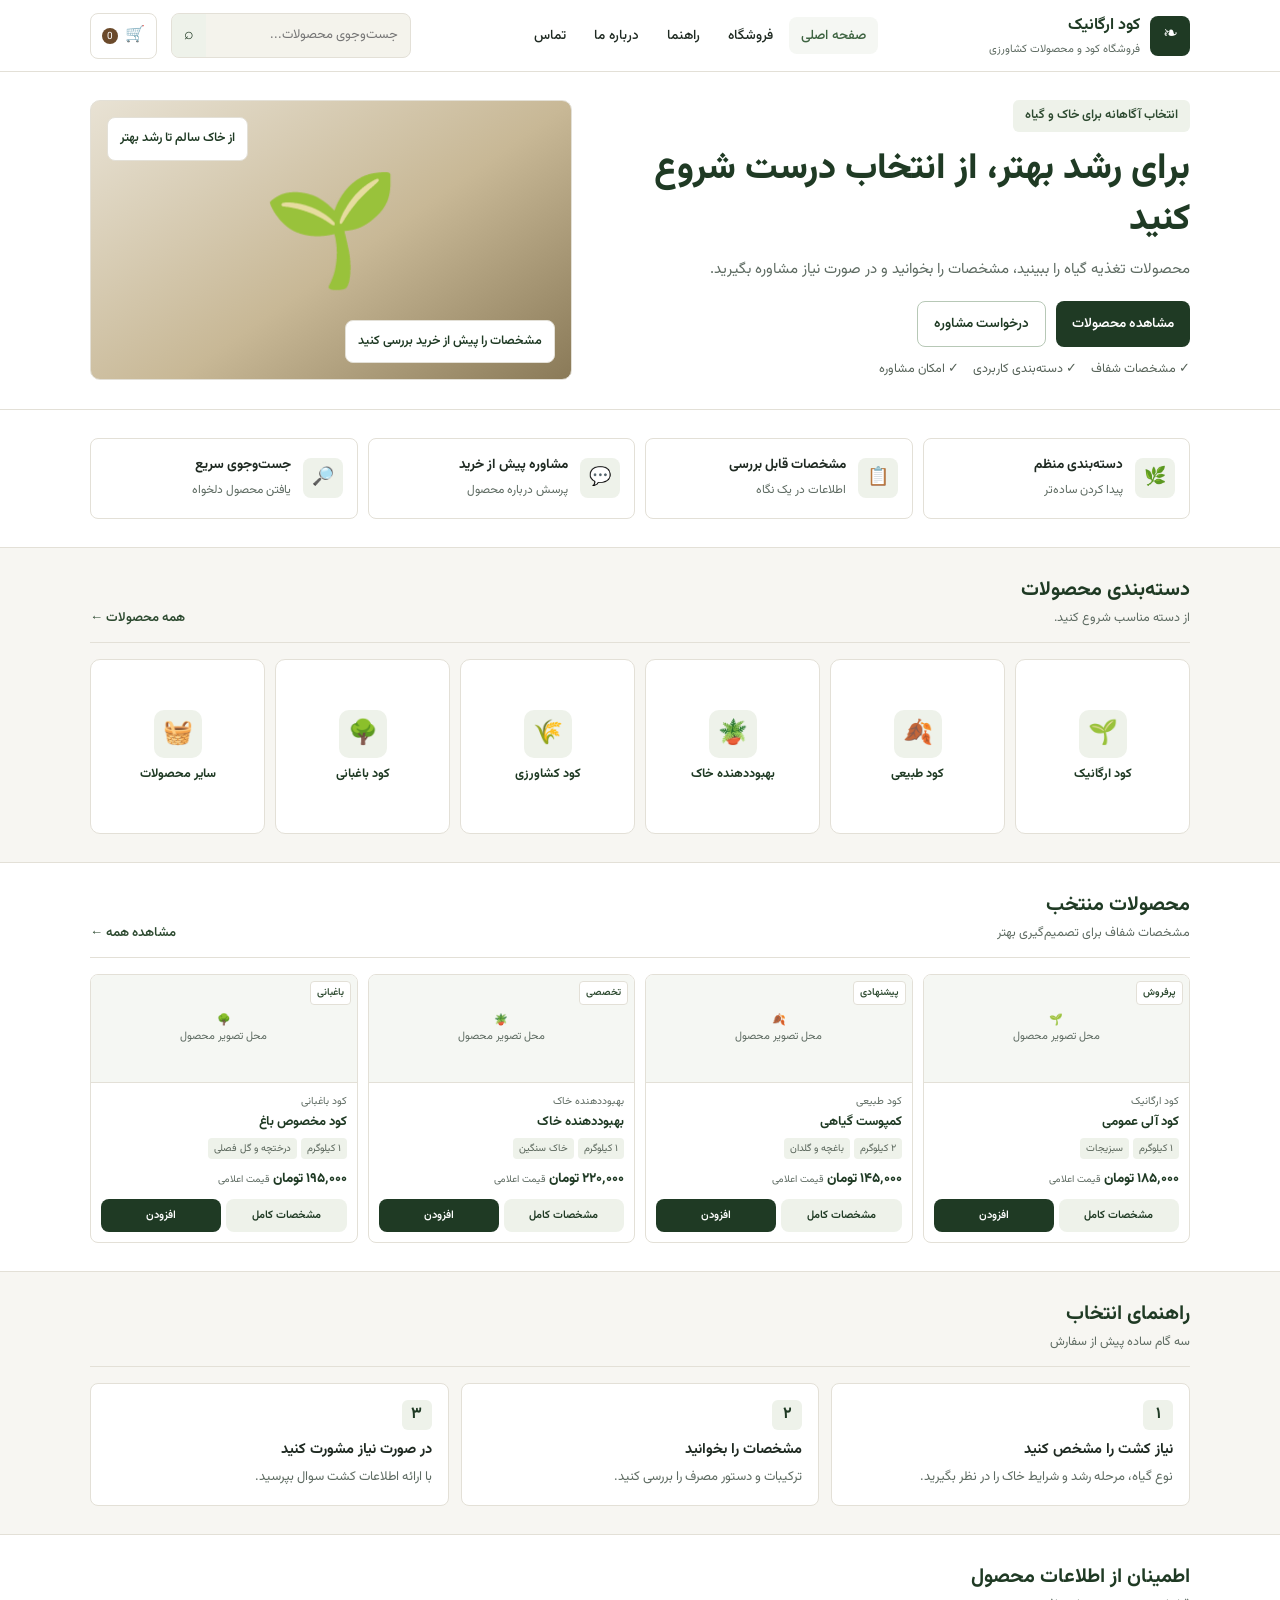
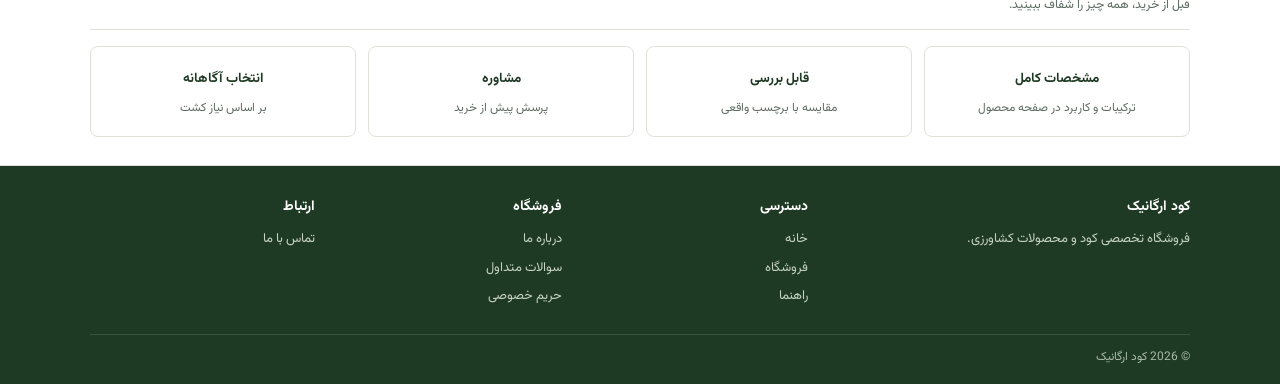
<file: index.html>
<!DOCTYPE html>
<html lang="fa" dir="rtl">
<head>
<meta charset="UTF-8">
<meta name="viewport" content="width=device-width, initial-scale=1">
<title>کود ارگانیک | فروشگاه کود و محصولات کشاورزی</title>
<meta name="description" content="فروشگاه تخصصی کود و محصولات کشاورزی؛ مشاهده مشخصات شفاف محصولات و درخواست مشاوره.">
<meta name="robots" content="index,follow">
<link rel="canonical" href="https://abdorrezamovahedi.github.io/kood/">
<meta property="og:title" content="کود ارگانیک | فروشگاه کود و محصولات کشاورزی">
<meta property="og:description" content="مشاهده محصولات و انتخاب آگاهانه کود کشاورزی.">
<link rel="stylesheet" href="css/base.css">
<link rel="stylesheet" href="css/layout.css">
<link rel="stylesheet" href="css/components.css">
<link rel="stylesheet" href="css/pages.css">
<script type="application/ld+json">{"@context":"https://schema.org","@type":"WebSite","name":"کود ارگانیک","url":"https://abdorrezamovahedi.github.io/kood/","potentialAction":{"@type":"SearchAction","target":"https://abdorrezamovahedi.github.io/kood/pages/products.html?q={search_term_string}","query-input":"required name=search_term_string"}}</script>
</head>
<body>
<a class="skip-link" href="#main">رفتن به محتوا</a>
<header class="site-header"><div class="wrap headrow">
<button class="iconbtn menu-toggle" id="menuToggle" aria-label="باز کردن منو" aria-expanded="false"><span class="burger"><i></i><i></i><i></i></span></button>
<a class="brand" href="index.html"><span class="logo">❧</span><span><strong>کود ارگانیک</strong><small>فروشگاه کود و محصولات کشاورزی</small></span></a>
<nav class="site-nav" id="mainNav">
<a href="index.html" class="active">صفحه اصلی</a>
<a href="pages/products.html">فروشگاه</a>
<a href="pages/guide.html">راهنما</a>
<a href="pages/about.html">درباره ما</a>
<a href="pages/contact.html">تماس</a>
</nav>
<div class="search-wrap"><form class="search" id="headerSearch"><input id="searchInput" placeholder="جست‌وجوی محصولات..." autocomplete="off"><button type="submit">⌕</button></form><div class="search-suggest" id="searchSuggest" hidden></div></div>
<div class="head-actions"><button class="iconbtn" id="cartOpen">🛒 <span class="count" id="cartCount">0</span></button></div>
</div></header>
<main id="main">
<section class="hero"><div class="wrap hero-grid"><div>
<span class="eyebrow">انتخاب آگاهانه برای خاک و گیاه</span>
<h1>برای رشد بهتر، از انتخاب درست شروع کنید</h1>
<p>محصولات تغذیه گیاه را ببینید، مشخصات را بخوانید و در صورت نیاز مشاوره بگیرید.</p>
<div class="hero-actions"><a class="btn" href="pages/products.html">مشاهده محصولات</a><a class="btn outline" href="pages/contact.html">درخواست مشاوره</a></div>
<div class="trustline"><span>✓ مشخصات شفاف</span><span>✓ دسته‌بندی کاربردی</span><span>✓ امکان مشاوره</span></div>
</div><div class="hero-art"><span class="plant">🌱</span><div class="hero-card top">از خاک سالم تا رشد بهتر</div><div class="hero-card bottom">مشخصات را پیش از خرید بررسی کنید</div></div></div></section>
<section class="section"><div class="wrap grid-4">
<div class="feature"><div class="emoji">🌿</div><div><strong>دسته‌بندی منظم</strong><span>پیدا کردن ساده‌تر</span></div></div>
<div class="feature"><div class="emoji">📋</div><div><strong>مشخصات قابل بررسی</strong><span>اطلاعات در یک نگاه</span></div></div>
<div class="feature"><div class="emoji">💬</div><div><strong>مشاوره پیش از خرید</strong><span>پرسش درباره محصول</span></div></div>
<div class="feature"><div class="emoji">🔎</div><div><strong>جست‌وجوی سریع</strong><span>یافتن محصول دلخواه</span></div></div>
</div></section>
<section class="section alt" id="categories"><div class="wrap"><div class="section-head"><div><h2>دسته‌بندی محصولات</h2><p>از دسته مناسب شروع کنید.</p></div><a class="textlink" href="pages/products.html">همه محصولات ←</a></div><div class="cat-grid" id="categoryGrid"></div></div></section>
<section class="section" id="featured"><div class="wrap"><div class="section-head"><div><h2>محصولات منتخب</h2><p>مشخصات شفاف برای تصمیم‌گیری بهتر</p></div><a class="textlink" href="pages/products.html">مشاهده همه ←</a></div><div class="grid-4" id="featuredProducts"></div></div></section>
<section class="section alt"><div class="wrap"><div class="section-head"><div><h2>راهنمای انتخاب</h2><p>سه گام ساده پیش از سفارش</p></div></div><div class="grid-3">
<article class="step"><b>۱</b><h3>نیاز کشت را مشخص کنید</h3><p>نوع گیاه، مرحله رشد و شرایط خاک را در نظر بگیرید.</p></article>
<article class="step"><b>۲</b><h3>مشخصات را بخوانید</h3><p>ترکیبات و دستور مصرف را بررسی کنید.</p></article>
<article class="step"><b>۳</b><h3>در صورت نیاز مشورت کنید</h3><p>با ارائه اطلاعات کشت سوال بپرسید.</p></article>
</div></div></section>
<section class="section"><div class="wrap"><div class="section-head"><div><h2>اطمینان از اطلاعات محصول</h2><p>قبل از خرید، همه چیز را شفاف ببینید.</p></div></div><div class="assurance">
<div class="assurance-item"><strong>مشخصات کامل</strong><span>ترکیبات و کاربرد در صفحه محصول</span></div>
<div class="assurance-item"><strong>قابل بررسی</strong><span>مقایسه با برچسب واقعی</span></div>
<div class="assurance-item"><strong>مشاوره</strong><span>پرسش پیش از خرید</span></div>
<div class="assurance-item"><strong>انتخاب آگاهانه</strong><span>بر اساس نیاز کشت</span></div>
</div></div></section>
</main>
<footer class="site-footer"><div class="wrap"><div class="foot-grid">
<div><h3>کود ارگانیک</h3><p>فروشگاه تخصصی کود و محصولات کشاورزی.</p></div>
<div><h3>دسترسی</h3><a href="index.html">خانه</a><a href="pages/products.html">فروشگاه</a><a href="pages/guide.html">راهنما</a></div>
<div><h3>فروشگاه</h3><a href="pages/about.html">درباره ما</a><a href="pages/faq.html">سوالات متداول</a><a href="pages/privacy.html">حریم خصوصی</a></div>
<div><h3>ارتباط</h3><a href="pages/contact.html">تماس با ما</a></div>
</div><div class="foot-bottom"><span>© <span id="year"></span> کود ارگانیک</span></div></div></footer>
<div class="overlay" id="cartOverlay"><div class="drawer"><div class="drawer-head"><h2 style="margin:0;color:var(--green)">سبد خرید</h2><button class="close" id="cartClose">بستن</button></div><div id="cartItems"></div><div id="cartSummary"></div></div></div>
<div class="toast" id="toast"></div>
<script src="js/main.js"></script>
<script src="js/products.js"></script>
<script src="js/cart.js"></script>
<script src="js/search.js"></script>
<script>
(async function(){
 try{
  const [products, categories] = await Promise.all([loadJSON(dataPath('products.json')), loadJSON(dataPath('categories.json'))]);
  renderCategories(categories, $('#categoryGrid'), '');
  renderProductGrid(products.slice(0,4), categories, $('#featuredProducts'), '');
  bindCartUI(products); renderCart(products); initSearch(products, categories);
 }catch(e){ console.error(e); }
})();
</script>
</body>
</html>
</file>
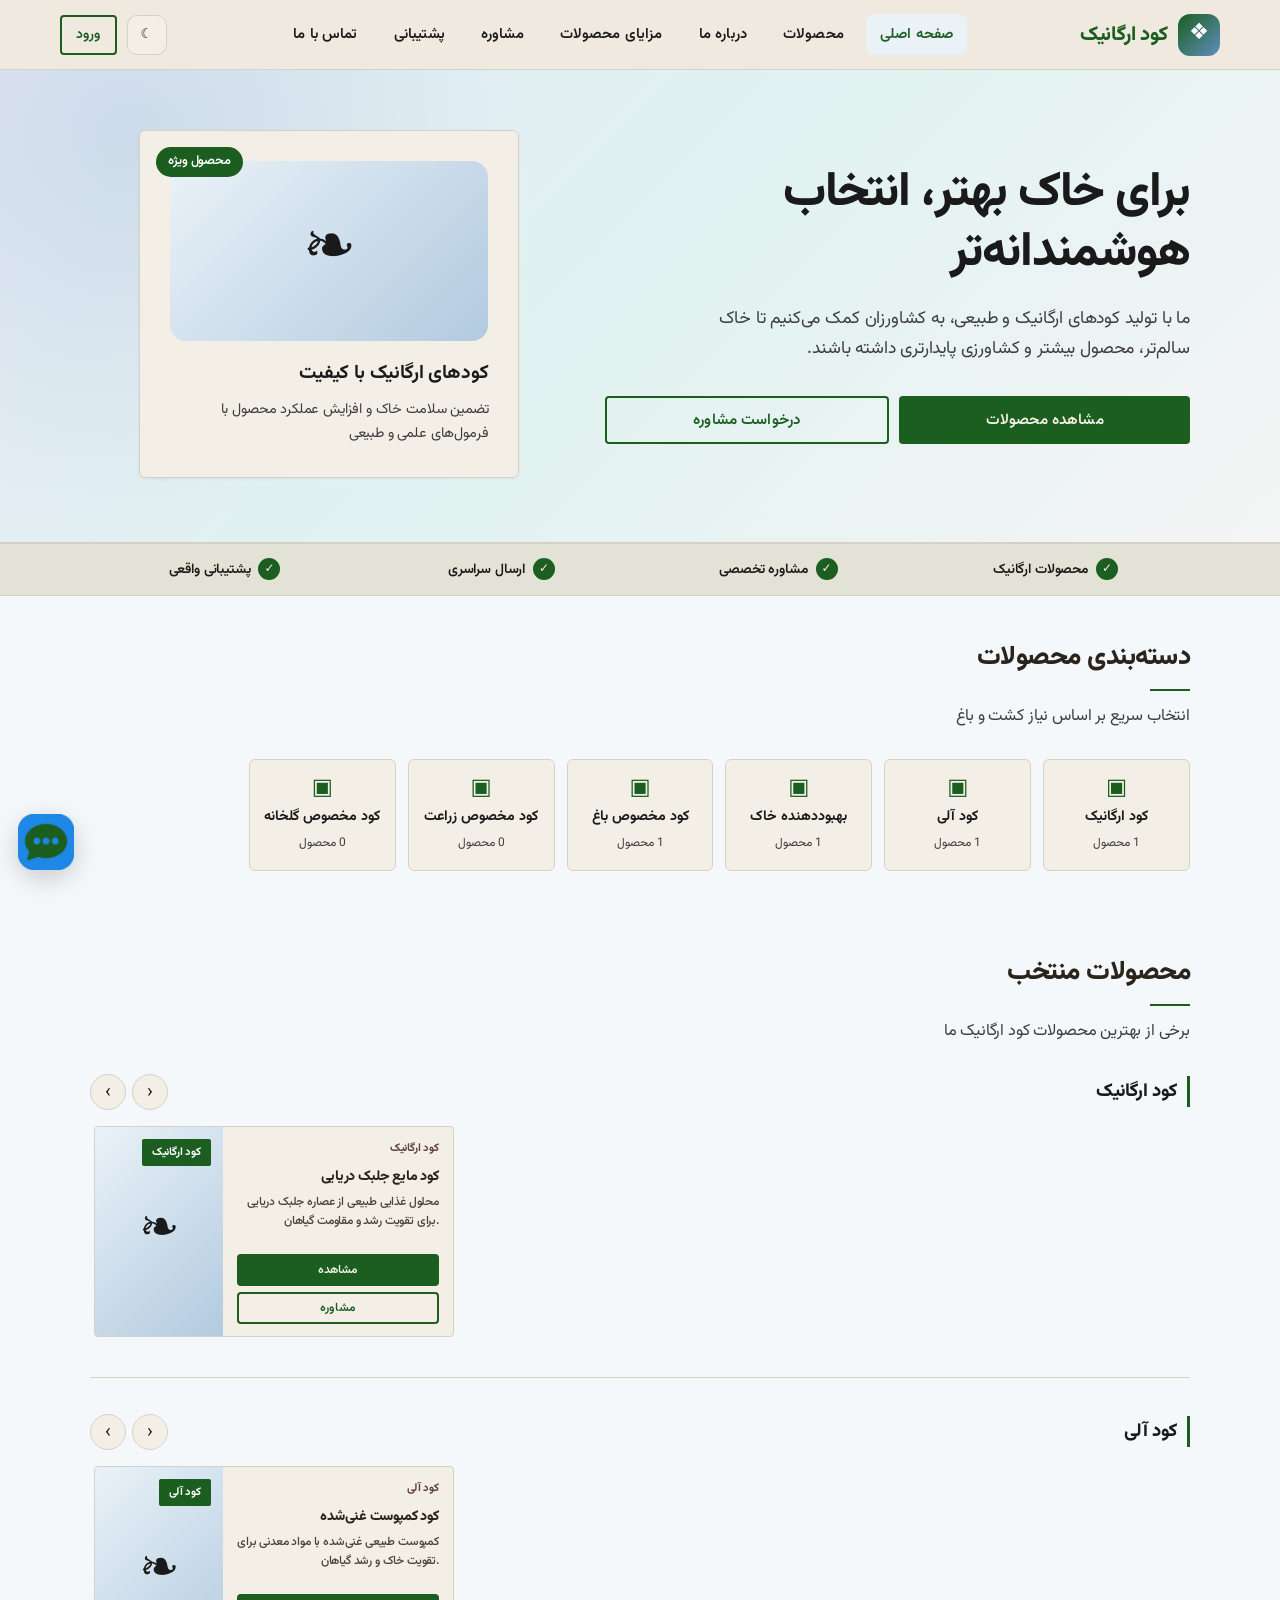
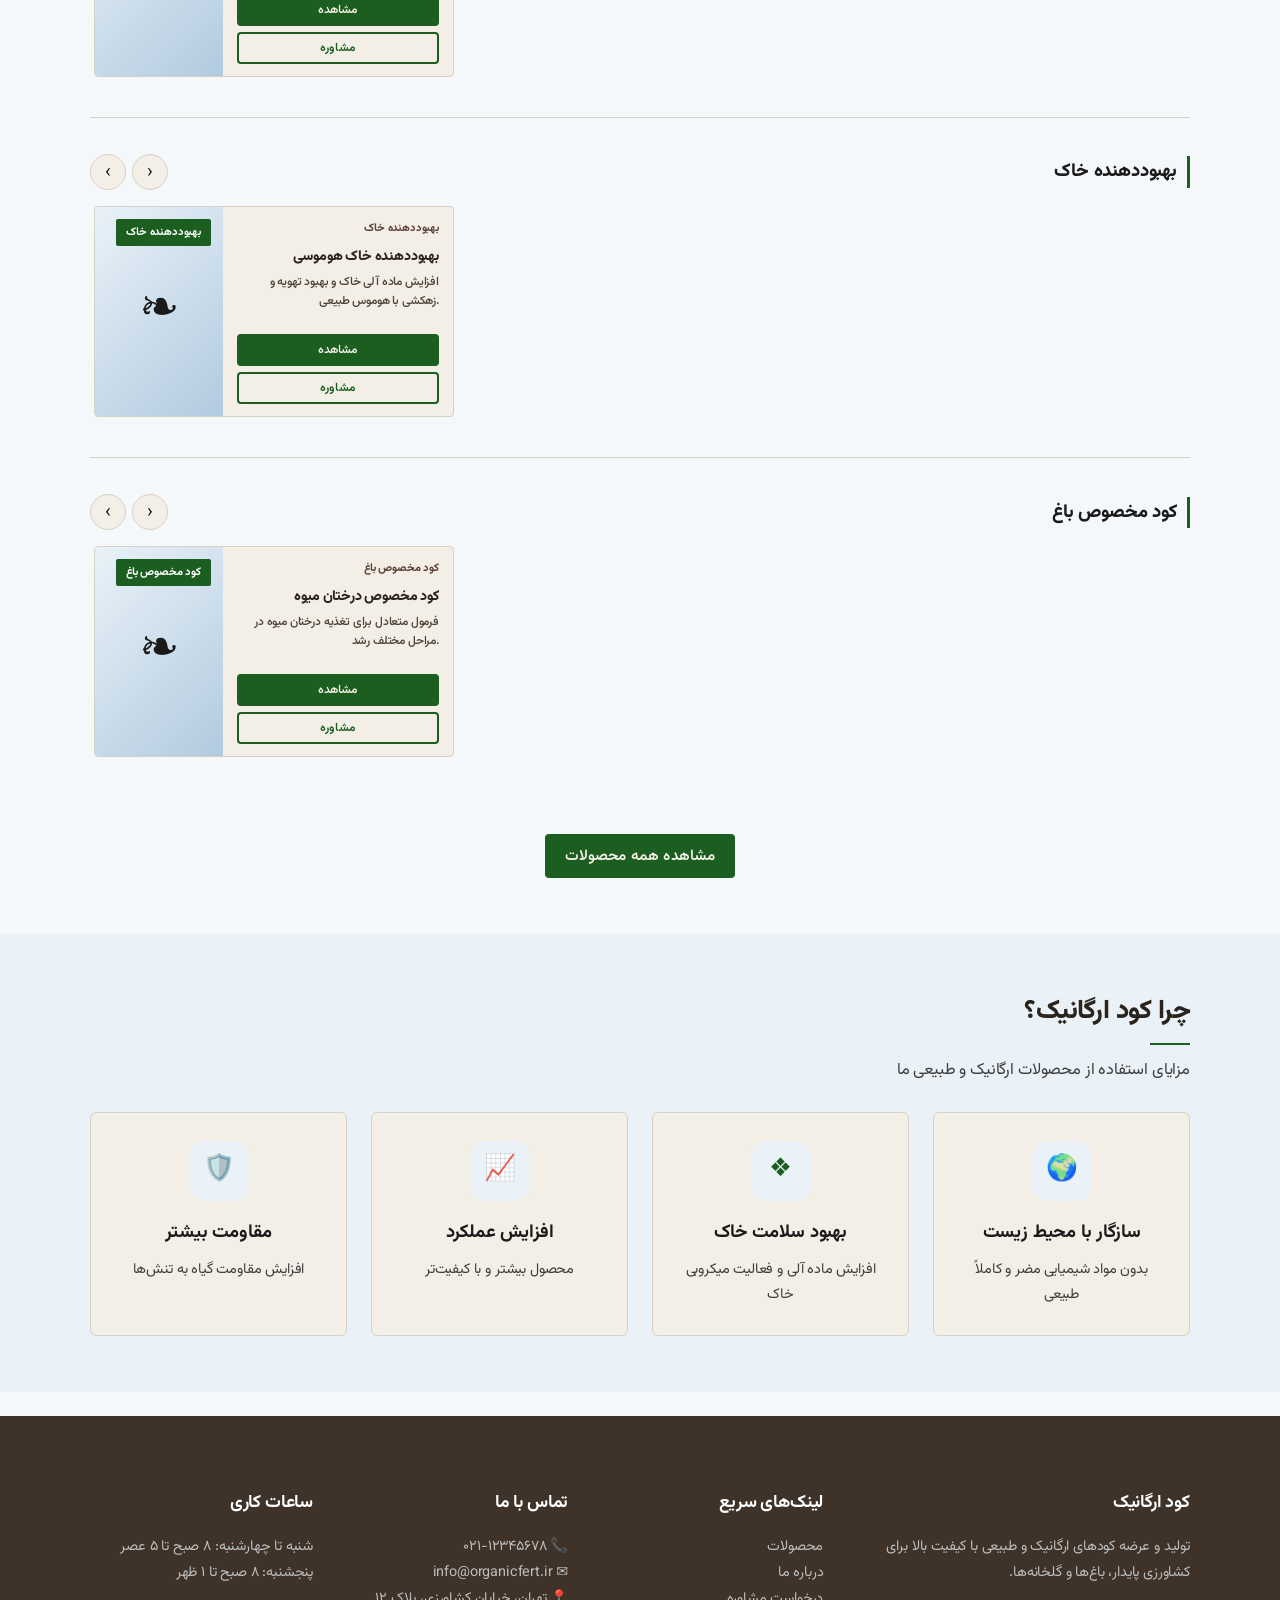
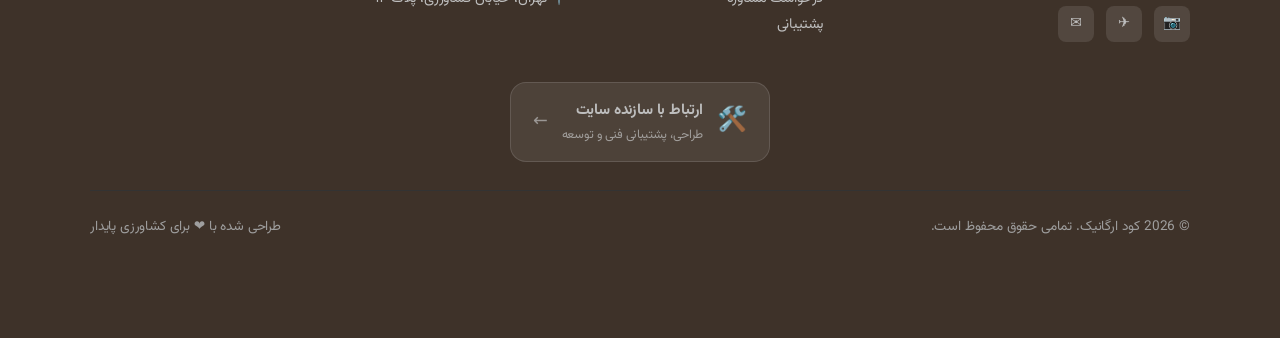
<file: organic-site/index.html>
<!doctype html>
<html lang="fa" dir="rtl">
  <head>
    <meta charset="UTF-8" />
    <meta name="viewport" content="width=device-width, initial-scale=1.0" />
    <meta
      name="description"
      content="شرکت تولید و عرضه کود ارگانیک - محصولات ارگانیک و طبیعی برای کشاورزی پایدار، باغ و گلخانه"
    />
    <meta
      name="keywords"
      content="کود ارگانیک, کود آلی, کود ارگانیک, بهبوددهنده خاک, کشاورزی پایدار"
    />
    <meta name="robots" content="index, follow" />
    <meta property="og:title" content="کود ارگانیک | محصولات ارگانیک کشاورزی" />
    <meta
      property="og:description"
      content="برای خاک بهتر، انتخاب هوشمندانه‌تر. محصولات کود ارگانیک با کیفیت بالا"
    />
    <meta property="og:type" content="website" />
    <title>کود ارگانیک | محصولات ارگانیک و طبیعی کشاورزی</title>
    <link rel="preconnect" href="https://fonts.googleapis.com" />
    <link rel="preconnect" href="https://fonts.gstatic.com" crossorigin />
    <link
      href="https://fonts.googleapis.com/css2?family=Vazirmatn:wght@300;400;500;600;700;800&display=swap"
      rel="stylesheet"
    />
    <style>
:root {
        /* لایت کلاسیک — گرم، ملایم، بدون سفیدی زننده */
        --primary: #2f4f2f;
        --primary-dark: #1e3320;
        --primary-light: #4a6741;
        --primary-soft: #e4ebe0;
        --secondary: #3e3229;
        --secondary-light: #5c4c40;
        --secondary-soft: #efe8df;
        --accent: #8b7355;
        --bg: #e8e2d6;
        --bg-card: #f3eee6;
        --text: #2a241c;
        --text-muted: #5c5348;
        --border: #cfc4b4;
        --shadow: 0 2px 10px rgba(42, 36, 28, 0.08);
        --shadow-hover: 0 8px 22px rgba(47, 79, 47, 0.14);
        --radius: 6px;
        --radius-sm: 4px;
        --header-h: 70px;
        --transition: all 0.28s ease;
        --brown: #5c4033;
      }
      [data-theme="dark"] {
        --primary: #69f0ae;
        --primary-dark: #00c853;
        --primary-light: #b9f6ca;
        --primary-soft: #0d2818;
        --secondary: #000000;
        --secondary-light: #1a1a1a;
        --secondary-soft: #0a0a0a;
        --bg: #0a0a0a;
        --bg-card: #141414;
        --text: #f0f0f0;
        --text-muted: #9e9e9e;
        --border: #2a2a2a;
        --shadow: 0 4px 24px rgba(0, 0, 0, 0.55);
        --shadow-hover: 0 10px 36px rgba(105, 240, 174, 0.18);
      }
      * {
        margin: 0;
        padding: 0;
        box-sizing: border-box;
        -webkit-tap-highlight-color: transparent;
      }
      html {
        scroll-behavior: smooth;
        height: auto;
        overflow-x: hidden;
        overflow-y: scroll;
      }
      body {
        font-family: "Vazirmatn", system-ui, sans-serif;
        background: var(--bg);
        color: var(--text);
        line-height: 1.7;
        min-height: 100%;
        height: auto;
        overflow-x: hidden;
        overflow-y: visible;
        transition:
          background 0.3s,
          color 0.3s;
        padding-bottom: 0;
      }
      #app {
        min-height: 50vh;
        padding-bottom: 24px;
      }
      /* فضای پایین برای دکمه‌های شناور تا اسکرول تا ته فوتر ممکن باشد */
      .footer {
        padding-bottom: 100px !important;
      }
      a {
        text-decoration: none;
        color: inherit;
      }
      img {
        max-width: 100%;
        height: auto;
        display: block;
      }
      button,
      input,
      select,
      textarea {
        font-family: inherit;
      }
      button {
        -webkit-tap-highlight-color: transparent;
      }
      .container {
        max-width: 1200px;
        margin: 0 auto;
        padding: 0 20px;
      }
      /* Header */
      .header {
        position: fixed;
        top: 0;
        right: 0;
        left: 0;
        z-index: 1000;
        height: var(--header-h);
        background: rgba(255, 255, 255, 0.85);
        backdrop-filter: blur(12px);
        -webkit-backdrop-filter: blur(12px);
        border-bottom: 1px solid var(--border);
        transition: var(--transition);
      }
      [data-theme="dark"] .header {
        background: rgba(30, 30, 30, 0.9);
      }
      .header.scrolled {
        box-shadow: var(--shadow);
      }
      .header-inner {
        display: flex;
        align-items: center;
        justify-content: space-between;
        height: 100%;
        max-width: 1200px;
        margin: 0 auto;
        padding: 0 20px;
        gap: 10px;
      }
      .logo {
        display: flex;
        align-items: center;
        gap: 10px;
        font-weight: 800;
        font-size: 1.25rem;
        color: var(--primary);
        min-width: 0;
        flex-shrink: 0;
      }
      .logo-icon {
        width: 42px;
        height: 42px;
        background: linear-gradient(
          135deg,
          var(--primary),
          var(--primary-light)
        );
        border-radius: 12px;
        display: flex;
        align-items: center;
        justify-content: center;
        color: white;
        font-size: 1.4rem;
        flex-shrink: 0;
      }
      .nav {
        display: flex;
        align-items: center;
        gap: 8px;
        flex-wrap: wrap;
      }
      .nav a {
        padding: 8px 14px;
        border-radius: 8px;
        font-weight: 500;
        font-size: 0.95rem;
        transition: var(--transition);
        color: var(--text);
      }
      .nav a:hover,
      .nav a.active {
        background: var(--primary-soft);
        color: var(--primary);
      }
      .header-actions {
        display: flex;
        align-items: center;
        gap: 10px;
        flex-shrink: 0;
      }
      .btn {
        display: inline-flex;
        align-items: center;
        justify-content: center;
        gap: 8px;
        padding: 10px 20px;
        border-radius: 10px;
        font-weight: 600;
        font-size: 0.95rem;
        border: none;
        cursor: pointer;
        transition: var(--transition);
        white-space: nowrap;
      }
      .btn-primary {
        background: var(--primary);
        color: white;
      }
      .btn-primary:hover {
        background: var(--primary-dark);
        transform: translateY(-1px);
        box-shadow: var(--shadow-hover);
      }
      .btn-outline {
        background: transparent;
        border: 2px solid var(--primary);
        color: var(--primary);
      }
      .btn-outline:hover {
        background: var(--primary);
        color: white;
      }
      .btn-secondary {
        background: var(--secondary);
        color: white;
      }
      .btn-secondary:hover {
        background: #4e342e;
      }
      .btn-sm {
        padding: 7px 14px;
        font-size: 0.875rem;
      }
      .btn-icon {
        width: 40px;
        height: 40px;
        border-radius: 10px;
        border: 1px solid var(--border);
        background: var(--bg-card);
        display: flex;
        align-items: center;
        justify-content: center;
        cursor: pointer;
        transition: var(--transition);
        color: var(--text);
        flex-shrink: 0;
      }
      .btn-icon:hover {
        background: var(--primary-soft);
        color: var(--primary);
        border-color: var(--primary);
      }
      .mobile-toggle {
        display: none;
      }
      .mobile-menu {
        display: none;
        position: fixed;
        top: var(--header-h);
        right: 0;
        left: 0;
        background: var(--bg-card);
        border-bottom: 1px solid var(--border);
        padding: 16px;
        z-index: 999;
        box-shadow: var(--shadow);
        max-height: calc(100vh - var(--header-h));
        overflow-y: auto;
      }
      .mobile-menu.open {
        display: block;
      }
      .mobile-menu a {
        display: block;
        padding: 12px 16px;
        border-radius: 8px;
        font-weight: 500;
        margin-bottom: 4px;
      }
      .mobile-menu a:hover {
        background: var(--primary-soft);
        color: var(--primary);
      }
      /* Hero */
      .hero {
        padding: calc(var(--header-h) + 60px) 0 80px;
        background: linear-gradient(
          135deg,
          var(--primary-soft) 0%,
          var(--bg) 50%,
          var(--secondary-soft) 100%
        );
        position: relative;
        overflow: hidden;
      }
      .hero::before {
        content: "";
        position: absolute;
        top: -50%;
        left: -20%;
        width: 60%;
        height: 150%;
        background: radial-gradient(
          circle,
          rgba(76, 175, 80, 0.12) 0%,
          transparent 70%
        );
        pointer-events: none;
      }
      .hero-grid {
        display: grid;
        grid-template-columns: 1.1fr 0.9fr;
        gap: 50px;
        align-items: center;
      }
      .hero-content h1 {
        font-size: clamp(2rem, 4vw, 3rem);
        font-weight: 800;
        line-height: 1.3;
        margin-bottom: 20px;
        color: var(--text);
      }
      .hero-content h1 span {
        color: var(--primary);
      }
      .hero-content p {
        font-size: 1.1rem;
        color: var(--text-muted);
        margin-bottom: 32px;
        max-width: 520px;
      }
      .hero-btns {
        display: flex;
        flex-wrap: wrap;
        gap: 14px;
      }
      .hero-btns .btn {
        flex: 1 1 auto;
      }
      .hero-visual {
        position: relative;
        display: flex;
        justify-content: center;
      }
      .hero-card {
        background: var(--bg-card);
        border-radius: 24px;
        padding: 30px;
        box-shadow: var(--shadow);
        max-width: 380px;
        width: 100%;
        border: 1px solid var(--border);
        position: relative;
        overflow: hidden;
        animation: float 6s ease-in-out infinite;
      }
      @keyframes float {
        0%,
        100% {
          transform: translateY(0);
        }
        50% {
          transform: translateY(-12px);
        }
      }
      .hero-card-badge {
        position: absolute;
        top: 16px;
        left: 16px;
        background: var(--primary);
        color: white;
        padding: 4px 12px;
        border-radius: 20px;
        font-size: 0.8rem;
        font-weight: 600;
      }
      .hero-card img {
        width: 100%;
        height: 200px;
        object-fit: cover;
        border-radius: 16px;
        margin-bottom: 16px;
        background: linear-gradient(135deg, var(--primary-soft), color-mix(in srgb, var(--primary-light) 35%, var(--primary-soft)));
      }
      .hero-card h3 {
        font-size: 1.2rem;
        margin-bottom: 8px;
      }
      .hero-card p {
        font-size: 0.9rem;
        color: var(--text-muted);
      }
      /* Stats */
      .stats {
        padding: 60px 0;
      }
      .stats-grid {
        display: grid;
        grid-template-columns: repeat(auto-fit, minmax(140px, 1fr));
        gap: 20px;
      }
      .stat-card {
        background: var(--bg-card);
        border-radius: var(--radius);
        padding: 28px 20px;
        text-align: center;
        box-shadow: var(--shadow);
        border: 1px solid var(--border);
        transition: var(--transition);
      }
      .stat-card:hover {
        transform: translateY(-4px);
        box-shadow: var(--shadow-hover);
      }
      .stat-card .num {
        font-size: 2.2rem;
        font-weight: 800;
        color: var(--primary);
        margin-bottom: 6px;
      }
      .stat-card .label {
        font-size: 0.9rem;
        color: var(--text-muted);
        font-weight: 500;
      }
      /* Section */
      .section {
        padding: 70px 0;
      }
      .section-header {
        text-align: center;
        margin-bottom: 48px;
      }
      .section-header h2 {
        font-size: clamp(1.6rem, 3vw, 2.2rem);
        font-weight: 800;
        margin-bottom: 12px;
      }
      .section-header p {
        color: var(--text-muted);
        max-width: 560px;
        margin: 0 auto;
      }
      /* Products */
      .filters {
        display: flex;
        flex-wrap: wrap;
        gap: 12px;
        margin-bottom: 32px;
        align-items: center;
      }
      .search-box {
        flex: 1;
        min-width: 200px;
        position: relative;
      }
      .search-box input {
        width: 100%;
        padding: 12px 16px 12px 44px;
        border-radius: 12px;
        border: 1px solid var(--border);
        background: var(--bg-card);
        color: var(--text);
        font-size: 0.95rem;
        transition: var(--transition);
      }
      .search-box input:focus {
        outline: none;
        border-color: var(--primary);
        box-shadow: 0 0 0 3px rgba(46, 125, 50, 0.15);
      }
      .search-box svg {
        position: absolute;
        right: 14px;
        top: 50%;
        transform: translateY(-50%);
        color: var(--text-muted);
        width: 20px;
        height: 20px;
      }
      .filter-btns {
        display: flex;
        flex-wrap: wrap;
        gap: 8px;
      }
      .filter-btn {
        padding: 8px 16px;
        border-radius: 20px;
        border: 1px solid var(--border);
        background: var(--bg-card);
        color: var(--text);
        font-size: 0.875rem;
        cursor: pointer;
        transition: var(--transition);
        font-weight: 500;
      }
      .filter-btn:hover,
      .filter-btn.active {
        background: var(--primary);
        color: white;
        border-color: var(--primary);
      }
      .products-grid {
        display: grid;
        grid-template-columns: repeat(auto-fill, minmax(280px, 1fr));
        gap: 24px;
      }
      .product-card {
        background: var(--bg-card);
        border-radius: var(--radius);
        overflow: hidden;
        box-shadow: var(--shadow);
        border: 1px solid var(--border);
        transition: var(--transition);
        display: flex;
        flex-direction: column;
      }
      .product-card:hover {
        transform: translateY(-6px);
        box-shadow: var(--shadow-hover);
      }
      .product-card-img {
        height: 200px;
        background: linear-gradient(135deg, var(--primary-soft), color-mix(in srgb, var(--primary-light) 35%, var(--primary-soft)));
        position: relative;
        overflow: hidden;
      }
      .product-card-img img {
        width: 100%;
        height: 100%;
        object-fit: cover;
      }
      .product-card-badge {
        position: absolute;
        top: 12px;
        right: 12px;
        background: var(--primary);
        color: white;
        padding: 4px 10px;
        border-radius: 6px;
        font-size: 0.75rem;
        font-weight: 600;
      }
      .product-card-body {
        padding: 20px;
        flex: 1;
        display: flex;
        flex-direction: column;
      }
      .product-card-cat {
        font-size: 0.8rem;
        color: var(--primary);
        font-weight: 600;
        margin-bottom: 6px;
      }
      .product-card h3 {
        font-size: 1.15rem;
        margin-bottom: 8px;
        font-weight: 700;
      }
      .product-card p {
        font-size: 0.9rem;
        color: var(--text-muted);
        margin-bottom: 16px;
        flex: 1;
      }
      .product-meta {
        display: flex;
        flex-wrap: wrap;
        gap: 8px;
        margin-bottom: 16px;
        font-size: 0.8rem;
      }
      .product-meta span {
        background: var(--primary-soft);
        color: var(--primary);
        padding: 3px 10px;
        border-radius: 6px;
        font-weight: 500;
      }
      .product-card-actions {
        display: flex;
        gap: 8px;
        flex-wrap: wrap;
      }
      .product-card-actions .btn {
        flex: 1;
        min-width: 120px;
      }
      /* About */
      .about-grid {
        display: grid;
        grid-template-columns: 1fr 1fr;
        gap: 50px;
        align-items: center;
      }
      .about-content h2 {
        font-size: 1.9rem;
        margin-bottom: 16px;
        font-weight: 800;
      }
      .about-content p {
        color: var(--text-muted);
        margin-bottom: 16px;
      }
      .about-features {
        display: grid;
        gap: 12px;
        margin-top: 24px;
      }
      .about-feature {
        display: flex;
        align-items: center;
        gap: 12px;
        padding: 12px 16px;
        background: var(--bg-card);
        border-radius: 12px;
        border: 1px solid var(--border);
      }
      .about-feature svg {
        color: var(--primary);
        flex-shrink: 0;
      }
      /* Benefits */
      .benefits-grid {
        display: grid;
        grid-template-columns: repeat(auto-fit, minmax(230px, 1fr));
        gap: 24px;
      }
      .benefit-card {
        background: var(--bg-card);
        border-radius: var(--radius);
        padding: 28px;
        box-shadow: var(--shadow);
        border: 1px solid var(--border);
        transition: var(--transition);
        text-align: center;
      }
      .benefit-card:hover {
        transform: translateY(-4px);
      }
      .benefit-icon {
        width: 60px;
        height: 60px;
        background: var(--primary-soft);
        border-radius: 16px;
        display: flex;
        align-items: center;
        justify-content: center;
        margin: 0 auto 16px;
        color: var(--primary);
        font-size: 1.6rem;
      }
      .benefit-card h3 {
        font-size: 1.15rem;
        margin-bottom: 10px;
      }
      .benefit-card p {
        font-size: 0.9rem;
        color: var(--text-muted);
      }
      /* Forms */
      .form-card {
        background: var(--bg-card);
        border-radius: var(--radius);
        padding: 36px;
        box-shadow: var(--shadow);
        border: 1px solid var(--border);
        max-width: 640px;
        margin: 0 auto;
      }
      .form-group {
        margin-bottom: 20px;
      }
      .form-group label {
        display: block;
        margin-bottom: 6px;
        font-weight: 600;
        font-size: 0.9rem;
      }
      .form-group input,
      .form-group select,
      .form-group textarea {
        width: 100%;
        padding: 12px 16px;
        border-radius: 10px;
        border: 1px solid var(--border);
        background: var(--bg);
        color: var(--text);
        font-size: 0.95rem;
        transition: var(--transition);
      }
      .form-group input:focus,
      .form-group select:focus,
      .form-group textarea:focus {
        outline: none;
        border-color: var(--primary);
        box-shadow: 0 0 0 3px rgba(46, 125, 50, 0.15);
      }
      .form-group textarea {
        min-height: 120px;
        resize: vertical;
      }
      .form-row {
        display: grid;
        grid-template-columns: 1fr 1fr;
        gap: 16px;
      }
      /* Product Detail */
      .product-detail {
        padding: calc(var(--header-h) + 40px) 0 80px;
      }
      .product-detail-header {
        display: grid;
        grid-template-columns: 1fr 1fr;
        gap: 40px;
        margin-bottom: 50px;
      }
      .product-detail-img {
        border-radius: var(--radius);
        overflow: hidden;
        background: linear-gradient(135deg, var(--primary-soft), color-mix(in srgb, var(--primary-light) 35%, var(--primary-soft)));
        height: 400px;
      }
      .product-detail-img img {
        width: 100%;
        height: 100%;
        object-fit: cover;
      }
      .product-media-col {
        min-width: 0;
        width: 100%;
      }
      /* Horizontal product image gallery */
      .h-gallery {
        position: relative;
        border-radius: var(--radius);
        overflow: hidden;
        background: var(--bg-card);
        border: 1px solid var(--border);
      }
      .h-gallery-track {
        display: flex;
        flex-direction: row;
        direction: ltr; /* scrollLeft قابل پیش‌بینی در همه مرورگرها */
        overflow-x: auto;
        overflow-y: hidden;
        scroll-snap-type: x mandatory;
        -webkit-overflow-scrolling: touch;
        scrollbar-width: thin;
        scrollbar-color: var(--primary) transparent;
        gap: 0;
        height: 400px;
        scroll-behavior: smooth;
      }
      .h-gallery-track::-webkit-scrollbar {
        height: 8px;
      }
      .h-gallery-track::-webkit-scrollbar-thumb {
        background: var(--primary);
        border-radius: 8px;
      }
      .h-gallery-track::-webkit-scrollbar-track {
        background: var(--primary-soft);
      }
      .h-gallery-slide {
        flex: 0 0 100%;
        width: 100%;
        height: 400px;
        scroll-snap-align: center;
        scroll-snap-stop: always;
      }
      .h-gallery-slide img {
        width: 100%;
        height: 100%;
        object-fit: cover;
        display: block;
        user-select: none;
        -webkit-user-drag: none;
      }
      .h-gallery-nav {
        position: absolute;
        top: 50%;
        transform: translateY(-50%);
        z-index: 5;
        width: 44px;
        height: 44px;
        border-radius: 50%;
        border: none;
        background: rgba(0, 0, 0, 0.55);
        color: #fff;
        font-size: 1.6rem;
        cursor: pointer;
        display: flex;
        align-items: center;
        justify-content: center;
        transition: var(--transition);
        backdrop-filter: blur(4px);
        pointer-events: auto;
        -webkit-tap-highlight-color: transparent;
      }
      .h-gallery-nav:hover {
        background: var(--primary);
      }
      .h-gallery-prev {
        left: 12px;
      }
      .h-gallery-next {
        right: 12px;
      }
      .h-gallery-dots {
        display: flex;
        justify-content: center;
        gap: 8px;
        margin-top: 12px;
        flex-wrap: wrap;
      }
      .h-gallery-dot {
        width: 10px;
        height: 10px;
        border-radius: 50%;
        border: none;
        background: var(--border);
        cursor: pointer;
        padding: 0;
        transition: var(--transition);
      }
      .h-gallery-dot.active {
        background: var(--primary);
        transform: scale(1.2);
      }
      @media (max-width: 768px) {
        .h-gallery-track,
        .h-gallery-slide {
          height: 280px;
        }
        .h-gallery-nav {
          width: 34px;
          height: 34px;
          font-size: 1.2rem;
        }
      }
      .product-detail-info h1 {
        font-size: 2rem;
        margin-bottom: 12px;
        font-weight: 800;
      }
      .product-detail-info .cat {
        color: var(--primary);
        font-weight: 600;
        margin-bottom: 16px;
      }
      .product-detail-info .short-desc {
        color: var(--text-muted);
        margin-bottom: 24px;
        font-size: 1.05rem;
      }
      .specs-table {
        width: 100%;
        border-collapse: collapse;
        margin: 24px 0;
        background: var(--bg-card);
        border-radius: 12px;
        overflow: hidden;
        border: 1px solid var(--border);
      }
      .specs-table th,
      .specs-table td {
        padding: 12px 16px;
        text-align: right;
        border-bottom: 1px solid var(--border);
      }
      .specs-table th {
        background: var(--primary-soft);
        color: var(--primary);
        font-weight: 600;
        width: 40%;
      }
      .specs-table tr:last-child td,
      .specs-table tr:last-child th {
        border-bottom: none;
      }
      .detail-section {
        background: var(--bg-card);
        border-radius: var(--radius);
        padding: 32px;
        margin-bottom: 24px;
        border: 1px solid var(--border);
        box-shadow: var(--shadow);
      }
      .detail-section h2 {
        font-size: 1.4rem;
        margin-bottom: 20px;
        padding-bottom: 12px;
        border-bottom: 2px solid var(--primary-soft);
        color: var(--primary);
      }
      .detail-section .long-text {
        white-space: pre-wrap;
        word-wrap: break-word;
        overflow-wrap: break-word;
        line-height: 1.9;
        font-size: 1rem;
      }
      .steps {
        display: grid;
        gap: 16px;
      }
      .step {
        display: flex;
        gap: 16px;
        align-items: flex-start;
        padding: 16px;
        background: var(--bg);
        border-radius: 12px;
      }
      .step-num {
        width: 36px;
        height: 36px;
        background: var(--primary);
        color: white;
        border-radius: 50%;
        display: flex;
        align-items: center;
        justify-content: center;
        font-weight: 700;
        flex-shrink: 0;
      }
      .benefits-list {
        display: grid;
        gap: 12px;
      }
      .benefit-item {
        display: flex;
        align-items: center;
        gap: 12px;
        padding: 12px 16px;
        background: var(--primary-soft);
        border-radius: 10px;
      }
      .benefit-item svg {
        color: var(--primary);
        flex-shrink: 0;
      }
      .related-products {
        margin-top: 40px;
      }
      .related-products h3 {
        margin-bottom: 20px;
        font-size: 1.3rem;
      }
      /* Footer */
      .footer {
        background: var(--secondary);
        color: #e0e0e0;
        padding: 60px 0 30px;
        margin-top: 40px;
      }
      .footer-grid {
        display: grid;
        grid-template-columns: 1.5fr 1fr 1fr 1fr;
        gap: 40px;
        margin-bottom: 40px;
      }
      .footer h4 {
        color: white;
        margin-bottom: 16px;
        font-size: 1.1rem;
      }
      .footer p,
      .footer a {
        font-size: 0.9rem;
        color: #bdbdbd;
        line-height: 1.8;
      }
      .footer a:hover {
        color: var(--primary-light);
      }
      .footer-bottom {
        border-top: 1px solid rgba(255, 255, 255, 0.1);
        padding-top: 24px;
        display: flex;
        justify-content: space-between;
        align-items: center;
        flex-wrap: wrap;
        gap: 12px;
        font-size: 0.85rem;
        color: #9e9e9e;
      }
      .socials {
        display: flex;
        gap: 12px;
      }
      .socials a {
        width: 36px;
        height: 36px;
        border-radius: 8px;
        background: rgba(255, 255, 255, 0.1);
        display: flex;
        align-items: center;
        justify-content: center;
        transition: var(--transition);
      }
      .socials a:hover {
        background: var(--primary);
      }
      /* Admin */
      .admin-layout {
        display: flex;
        min-height: 100vh;
        padding-top: 0;
      }
      .admin-sidebar {
        width: 260px;
        background: var(--bg-card);
        border-left: 1px solid var(--border);
        padding: 24px 16px;
        position: fixed;
        top: 0;
        right: 0;
        bottom: 0;
        overflow-y: auto;
        z-index: 200;
      }
      .admin-sidebar .logo {
        margin-bottom: 32px;
        padding: 0 8px;
        display: flex;
        align-items: center;
        justify-content: space-between;
      }
      .admin-sidebar-close {
        display: none;
      }
      .admin-nav a {
        display: flex;
        align-items: center;
        gap: 12px;
        padding: 12px 14px;
        border-radius: 10px;
        margin-bottom: 4px;
        font-weight: 500;
        font-size: 0.95rem;
        color: var(--text-muted);
        transition: var(--transition);
      }
      .admin-nav a:hover,
      .admin-nav a.active {
        background: var(--primary-soft);
        color: var(--primary);
      }
      .admin-main {
        flex: 1;
        margin-right: 260px;
        padding: 24px;
        background: var(--bg);
        min-height: 100vh;
        width: 100%;
        min-width: 0;
      }
      .admin-mobile-bar {
        display: none;
        align-items: center;
        justify-content: space-between;
        background: var(--bg-card);
        border-bottom: 1px solid var(--border);
        padding: 10px 16px;
        position: sticky;
        top: 0;
        z-index: 150;
      }
      .admin-mobile-bar .logo {
        font-size: 1.05rem;
      }
      .admin-mobile-bar .logo-icon {
        width: 32px;
        height: 32px;
        font-size: 1.1rem;
      }
      .admin-overlay {
        display: none;
        position: fixed;
        inset: 0;
        background: rgba(0, 0, 0, 0.45);
        z-index: 150;
      }
      .admin-overlay.open {
        display: block;
      }
      .admin-header {
        display: flex;
        justify-content: space-between;
        align-items: center;
        margin-bottom: 28px;
        flex-wrap: wrap;
        gap: 12px;
      }
      .admin-header h1 {
        font-size: 1.6rem;
        font-weight: 800;
      }
      .dashboard-cards {
        display: grid;
        grid-template-columns: repeat(auto-fit, minmax(170px, 1fr));
        gap: 20px;
        margin-bottom: 32px;
      }
      .dash-card {
        background: var(--bg-card);
        border-radius: var(--radius);
        padding: 24px;
        border: 1px solid var(--border);
        box-shadow: var(--shadow);
        min-width: 0;
      }
      .dash-card .label {
        font-size: 0.85rem;
        color: var(--text-muted);
        margin-bottom: 8px;
      }
      .dash-card .value {
        font-size: 1.8rem;
        font-weight: 800;
        color: var(--primary);
      }
      .admin-table-wrap {
        overflow-x: auto;
        -webkit-overflow-scrolling: touch;
        border-radius: var(--radius);
        border: 1px solid var(--border);
      }
      .admin-table {
        width: 100%;
        border-collapse: collapse;
        background: var(--bg-card);
        min-width: 700px;
      }
      .admin-table th,
      .admin-table td {
        padding: 14px 16px;
        text-align: right;
        border-bottom: 1px solid var(--border);
        font-size: 0.9rem;
      }
      .admin-table th {
        background: var(--primary-soft);
        color: var(--primary);
        font-weight: 600;
      }
      .admin-table tr:hover td {
        background: rgba(46, 125, 50, 0.04);
      }
      .admin-table td .btn-sm {
        margin: 2px 0;
      }
      .badge {
        display: inline-block;
        padding: 3px 10px;
        border-radius: 20px;
        font-size: 0.75rem;
        font-weight: 600;
      }
      .badge-green {
        background: #e8f5e9;
        color: #2e7d32;
      }
      .badge-yellow {
        background: #fff8e1;
        color: #f57f17;
      }
      .badge-red {
        background: #ffebee;
        color: #c62828;
      }
      .badge-blue {
        background: #e3f2fd;
        color: #1565c0;
      }
      .badge-gray {
        background: #f5f5f5;
        color: #616161;
      }
      [data-theme="dark"] .badge-green {
        background: #1b3a1e;
        color: #81c784;
      }
      [data-theme="dark"] .badge-yellow {
        background: #3e2723;
        color: #ffd54f;
      }
      [data-theme="dark"] .badge-red {
        background: #3e1f1f;
        color: #ef9a9a;
      }
      [data-theme="dark"] .badge-blue {
        background: #1a237e;
        color: #90caf9;
      }
      /* Modal */
      .modal-overlay {
        position: fixed;
        inset: 0;
        background: rgba(0, 0, 0, 0.5);
        z-index: 2000;
        display: none;
        align-items: center;
        justify-content: center;
        padding: 20px;
        backdrop-filter: blur(4px);
      }
      .modal-overlay.open {
        display: flex;
      }
      .modal {
        background: var(--bg-card);
        border-radius: var(--radius);
        width: 100%;
        max-width: 600px;
        max-height: 90vh;
        overflow-y: auto;
        box-shadow: 0 20px 60px rgba(0, 0, 0, 0.3);
        animation: modalIn 0.3s ease;
      }
      @keyframes modalIn {
        from {
          opacity: 0;
          transform: scale(0.95) translateY(10px);
        }
        to {
          opacity: 1;
          transform: scale(1) translateY(0);
        }
      }
      .modal-header {
        display: flex;
        justify-content: space-between;
        align-items: center;
        padding: 20px 24px;
        border-bottom: 1px solid var(--border);
      }
      .modal-header h3 {
        font-size: 1.2rem;
        font-weight: 700;
      }
      .modal-close {
        width: 36px;
        height: 36px;
        border-radius: 8px;
        border: none;
        background: var(--bg);
        cursor: pointer;
        font-size: 1.2rem;
        color: var(--text);
        flex-shrink: 0;
      }
      .modal-body {
        padding: 24px;
      }
      .modal-footer {
        padding: 16px 24px;
        border-top: 1px solid var(--border);
        display: flex;
        justify-content: flex-end;
        gap: 10px;
        flex-wrap: wrap;
      }
      .modal-footer .btn {
        flex: 1;
        min-width: 110px;
      }
      /* Toast */
      .toast-container {
        position: fixed;
        bottom: 24px;
        left: 24px;
        right: 24px;
        z-index: 3000;
        display: flex;
        flex-direction: column;
        gap: 10px;
        align-items: flex-start;
      }
      .toast {
        background: var(--bg-card);
        border: 1px solid var(--border);
        border-radius: 12px;
        padding: 14px 20px;
        box-shadow: var(--shadow);
        display: flex;
        align-items: center;
        gap: 12px;
        animation: toastIn 0.3s ease;
        min-width: 280px;
        max-width: 100%;
      }
      @keyframes toastIn {
        from {
          opacity: 0;
          transform: translateY(20px);
        }
        to {
          opacity: 1;
          transform: translateY(0);
        }
      }
      .toast.success {
        border-right: 4px solid var(--primary);
      }
      .toast.error {
        border-right: 4px solid #c62828;
      }
      /* Utility */
      .hidden {
        display: none !important;
      }
      .text-center {
        text-align: center;
      }
      .mt-20 {
        margin-top: 20px;
      }
      .mb-20 {
        margin-bottom: 20px;
      }
      .empty-state {
        text-align: center;
        padding: 60px 20px;
        color: var(--text-muted);
      }
      .empty-state svg {
        width: 64px;
        height: 64px;
        margin-bottom: 16px;
        opacity: 0.4;
      }
      /* Seasonal accents — light mode hero gradients */
      [data-theme="light"][data-season="spring"] .hero,
      :root:not([data-theme="dark"])[data-season="spring"] .hero {
        background: linear-gradient(
          135deg,
          #e8f5e9 0%,
          #f1f8e9 50%,
          #fff8e1 100%
        );
      }
      [data-theme="light"][data-season="summer"] .hero,
      :root:not([data-theme="dark"])[data-season="summer"] .hero {
        background: linear-gradient(
          135deg,
          #e3f2fd 0%,
          #e8f5e9 50%,
          #fffde7 100%
        );
      }
      [data-theme="light"][data-season="autumn"] .hero,
      :root:not([data-theme="dark"])[data-season="autumn"] .hero {
        background: linear-gradient(
          135deg,
          #fff3e0 0%,
          #efebe9 50%,
          #ffecb3 100%
        );
      }
      [data-theme="light"][data-season="winter"] .hero,
      :root:not([data-theme="dark"])[data-season="winter"] .hero {
        background: linear-gradient(
          135deg,
          #e8eaf6 0%,
          #e0f2f1 50%,
          #f5f5f5 100%
        );
      }

      /* Dark mode hero — always dark, season only tints primary soft */
      [data-theme="dark"] .hero {
        background: linear-gradient(
          135deg,
          var(--primary-soft) 0%,
          var(--bg) 55%,
          var(--secondary-soft) 100%
        );
      }

      /* ==================== SEASONAL THEME (colors only; never override dark bg/text) ==================== */
      /* Light mode: season can tint background slightly */
      [data-theme="light"][data-season="spring"],
      html:not([data-theme="dark"])[data-season="spring"] {
        --primary: #2e7d32;
        --primary-dark: #1b5e20;
        --primary-light: #66bb6a;
        --primary-soft: #e8f5e9;
        --secondary: #6d4c41;
        --secondary-light: #8d6e63;
        --secondary-soft: #efebe9;
        --accent: #f9a825;
        --bg: #f7fbf4;
      }

      [data-theme="light"][data-season="summer"],
      html:not([data-theme="dark"])[data-season="summer"] {
        --primary: #087f8c;
        --primary-dark: #05636d;
        --primary-light: #26a6b8;
        --primary-soft: #e0f7fa;
        --secondary: #2e7d32;
        --secondary-light: #66bb6a;
        --secondary-soft: #e8f5e9;
        --accent: #fbc02d;
        --bg: #f4fbfc;
      }

      [data-theme="light"][data-season="autumn"],
      html:not([data-theme="dark"])[data-season="autumn"] {
        --primary: #c75b12;
        --primary-dark: #8d3e0b;
        --primary-light: #ef8a3a;
        --primary-soft: #fff3e0;
        --secondary: #6d4c41;
        --secondary-light: #8d6e63;
        --secondary-soft: #efebe9;
        --accent: #d89b00;
        --bg: #fffaf4;
      }

      [data-theme="light"][data-season="winter"],
      html:not([data-theme="dark"])[data-season="winter"] {
        --primary: #315f8a;
        --primary-dark: #234768;
        --primary-light: #5d8fbb;
        --primary-soft: #eaf2f8;
        --secondary: #455a64;
        --secondary-light: #78909c;
        --secondary-soft: #eceff1;
        --accent: #78909c;
        --bg: #f5f8fb;
      }

      /* Dark mode: season only shifts primary/accent; keep dark surfaces */
      [data-theme="dark"][data-season="spring"] {
        --primary: #66bb6a;
        --primary-dark: #43a047;
        --primary-light: #81c784;
        --primary-soft: #1b3a1e;
        --secondary: #a1887f;
        --secondary-light: #bcaaa4;
        --secondary-soft: #3e2723;
        --accent: #f9a825;
        --bg: #121212;
        --bg-card: #1e1e1e;
        --text: #e8e8e8;
        --text-muted: #a0a0a0;
        --border: #333333;
      }

      [data-theme="dark"][data-season="summer"] {
        --primary: #4dd0e1;
        --primary-dark: #26a69a;
        --primary-light: #80deea;
        --primary-soft: #0d3d42;
        --secondary: #66bb6a;
        --secondary-light: #81c784;
        --secondary-soft: #1b3a1e;
        --accent: #fbc02d;
        --bg: #121212;
        --bg-card: #1e1e1e;
        --text: #e8e8e8;
        --text-muted: #a0a0a0;
        --border: #333333;
      }

      [data-theme="dark"][data-season="autumn"] {
        --primary: #ef8a3a;
        --primary-dark: #c75b12;
        --primary-light: #ffb74d;
        --primary-soft: #3e2723;
        --secondary: #a1887f;
        --secondary-light: #bcaaa4;
        --secondary-soft: #3e2723;
        --accent: #d89b00;
        --bg: #121212;
        --bg-card: #1e1e1e;
        --text: #e8e8e8;
        --text-muted: #a0a0a0;
        --border: #333333;
      }

      [data-theme="dark"][data-season="winter"] {
        --primary: #5d8fbb;
        --primary-dark: #315f8a;
        --primary-light: #90caf9;
        --primary-soft: #1a2a3a;
        --secondary: #78909c;
        --secondary-light: #90a4ae;
        --secondary-soft: #263238;
        --accent: #90a4ae;
        --bg: #121212;
        --bg-card: #1e1e1e;
        --text: #e8e8e8;
        --text-muted: #a0a0a0;
        --border: #333333;
      }

      [data-season] .header,
      [data-season] .footer,
      [data-season] .btn-primary,
      [data-season] .btn-outline,
      [data-season] .filter-btn.active,
      [data-season] .product-card-badge,
      [data-season] .step-num {
        transition: var(--transition);
      }

      [data-season] .footer {
        background: var(--secondary);
      }

      [data-season] .hero::before {
        background: radial-gradient(
          circle,
          color-mix(in srgb, var(--primary-light) 18%, transparent) 0%,
          transparent 70%
        );
      }

      /* ==================== ADMIN QUICK EDIT ==================== */
      .quick-admin-bar {
        position: fixed;
        right: 18px;
        bottom: 18px;
        z-index: 5000;
        display: none;
        align-items: center;
        gap: 8px;
        flex-wrap: wrap;
        max-width: calc(100vw - 36px);
        padding: 10px;
        background: rgba(20, 20, 20, 0.94);
        color: #fff;
        border: 1px solid rgba(255,255,255,.12);
        border-radius: 16px;
        box-shadow: 0 15px 45px rgba(0,0,0,.28);
        backdrop-filter: blur(12px);
      }

      .quick-admin-bar.visible { display: flex; }

      .quick-admin-bar .qa-label {
        font-size: .82rem;
        font-weight: 700;
        padding: 0 6px;
        opacity: .9;
      }

      .quick-admin-bar button,
      .quick-admin-bar select {
        border: 1px solid rgba(255,255,255,.16);
        background: rgba(255,255,255,.09);
        color: #fff;
        border-radius: 10px;
        padding: 8px 11px;
        font-family: inherit;
        cursor: pointer;
      }

      .quick-admin-bar select option {
        color: #111;
        background: #fff;
      }

      .quick-admin-bar button:hover,
      .quick-admin-bar select:hover {
        background: rgba(255,255,255,.16);
      }

      .quick-admin-bar .qa-save {
        background: var(--primary);
        border-color: var(--primary);
      }

      .quick-admin-bar .qa-danger {
        color: #ffb4b4;
      }

      .inline-editable {
        outline: 2px dashed var(--primary) !important;
        outline-offset: 5px;
        cursor: text !important;
        border-radius: 6px;
      }

      .inline-editing-active [data-edit-key] {
        transition: outline .15s ease, background .15s ease;
      }

      .inline-editing-active [data-edit-key]:hover {
        outline: 2px dashed var(--primary);
        outline-offset: 5px;
        background: color-mix(in srgb, var(--primary-soft) 65%, transparent);
      }

      .inline-editing-active [data-edit-key].inline-editable {
        background: color-mix(in srgb, var(--primary-soft) 75%, transparent);
      }

      .admin-edit-hint {
        position: fixed;
        left: 18px;
        bottom: 18px;
        z-index: 4999;
        display: none;
        max-width: min(360px, calc(100vw - 36px));
        padding: 10px 14px;
        border-radius: 12px;
        background: var(--bg-card);
        color: var(--text);
        border: 1px solid var(--border);
        box-shadow: var(--shadow);
        font-size: .82rem;
      }

      .admin-edit-hint.visible { display: block; }

      @media (max-width: 600px) {
        .quick-admin-bar {
          right: 10px;
          left: 10px;
          bottom: 10px;
          justify-content: center;
        }
        .quick-admin-bar .qa-label { width: 100%; text-align: center; }
        .admin-edit-hint {
          left: 10px;
          bottom: 112px;
        }
      }
      /* Responsive */
      @media (max-width: 992px) {
        .hero-grid,
        .about-grid,
        .product-detail-header {
          grid-template-columns: 1fr;
        }
        .footer-grid {
          grid-template-columns: 1fr 1fr;
        }
        .admin-sidebar {
          transform: translateX(100%);
          transition: transform 0.3s;
          box-shadow: -8px 0 30px rgba(0, 0, 0, 0.2);
        }
        .admin-sidebar.open {
          transform: translateX(0);
        }
        .admin-main {
          margin-right: 0;
        }
        .admin-mobile-bar {
          display: flex;
        }
        .admin-sidebar-close {
          display: flex;
        }
      }
      @media (max-width: 768px) {
        .nav {
          display: none;
        }
        .mobile-toggle {
          display: flex;
        }
        .form-row {
          grid-template-columns: 1fr;
        }
        .footer-grid {
          grid-template-columns: 1fr;
        }
        .hero {
          padding-top: calc(var(--header-h) + 40px);
        }
        .products-grid {
          grid-template-columns: 1fr;
        }
        .hero-btns .btn {
          flex: 1 1 100%;
        }
      }
      @media (max-width: 480px) {
        .container {
          padding: 0 16px;
        }
        .header-inner {
          padding: 0 14px;
          gap: 6px;
        }
        .header-actions {
          gap: 6px;
        }
        .logo span#siteName {
          display: none;
        }
        .btn-sm {
          padding: 6px 12px;
          font-size: 0.85rem;
        }
        .admin-main {
          padding: 16px 14px;
        }
        .admin-header h1 {
          font-size: 1.35rem;
        }
        .dash-card {
          padding: 18px;
        }
        .dash-card .value {
          font-size: 1.5rem;
        }
        .admin-table th,
        .admin-table td {
          padding: 10px 12px;
          font-size: 0.82rem;
        }
        .form-card {
          padding: 22px;
        }
        .detail-section {
          padding: 20px;
        }
        .toast-container {
          left: 12px;
          right: 12px;
          bottom: 12px;
        }
        .toast {
          min-width: 0;
        }
      }
      /* Animations */
      .fade-in {
        animation: fadeIn 0.6s ease both;
      }
      @keyframes fadeIn {
        from {
          opacity: 0;
          transform: translateY(20px);
        }
        to {
          opacity: 1;
          transform: translateY(0);
        }
      }
      .stagger > * {
        animation: fadeIn 0.5s ease both;
      }
      .stagger > *:nth-child(1) {
        animation-delay: 0.05s;
      }
      .stagger > *:nth-child(2) {
        animation-delay: 0.1s;
      }
      .stagger > *:nth-child(3) {
        animation-delay: 0.15s;
      }
      .stagger > *:nth-child(4) {
        animation-delay: 0.2s;
      }
      .stagger > *:nth-child(5) {
        animation-delay: 0.25s;
      }
      .stagger > *:nth-child(6) {
        animation-delay: 0.3s;
      }

      /* ==================== DARK MODE HARD FIXES ==================== */
      [data-theme="dark"] body {
        background: var(--bg);
        color: var(--text);
      }
      [data-theme="dark"] .header {
        background: rgba(18, 18, 18, 0.92);
        border-bottom-color: var(--border);
      }
      [data-theme="dark"] .mobile-menu {
        background: var(--bg-card);
      }
      [data-theme="dark"] .footer {
        background: #1a1a1a;
        color: #cfcfcf;
      }
      [data-theme="dark"] .footer h4 {
        color: #fff;
      }
      [data-theme="dark"] .footer p,
      [data-theme="dark"] .footer a {
        color: #a8a8a8;
      }
      [data-theme="dark"] .section[style*="primary-soft"],
      [data-theme="dark"] .section {
        /* sections that used light soft bg via inline get vars via children */
      }
      [data-theme="dark"] input,
      [data-theme="dark"] select,
      [data-theme="dark"] textarea {
        background: var(--bg);
        color: var(--text);
        border-color: var(--border);
      }
      [data-theme="dark"] .search-box input {
        background: var(--bg-card);
      }
      [data-theme="dark"] .admin-sidebar {
        background: var(--bg-card);
        border-color: var(--border);
      }
      [data-theme="dark"] .admin-main {
        background: var(--bg);
      }
      [data-theme="dark"] .modal {
        background: var(--bg-card);
      }
      [data-theme="dark"] .toast {
        background: var(--bg-card);
        color: var(--text);
      }
      [data-theme="dark"] .btn-icon {
        background: var(--bg-card);
        color: var(--text);
        border-color: var(--border);
      }


      .placeholder-visual {
        background: linear-gradient(
          135deg,
          var(--primary-soft),
          color-mix(in srgb, var(--primary-light) 40%, var(--primary-soft))
        );
      }

/* ==================== QUICK ADMIN COLLAPSE + SUPPORT FAB ==================== */
.quick-admin-bar.collapsed {
  display: none !important;
}
.quick-admin-fab {
  display: none;
  position: fixed;
  right: 18px;
  bottom: 18px;
  z-index: 5001;
  width: 52px;
  height: 52px;
  border-radius: 50%;
  border: none;
  background: var(--primary);
  color: #fff;
  font-size: 1.35rem;
  cursor: pointer;
  box-shadow: 0 8px 24px rgba(0, 0, 0, 0.25);
  align-items: center;
  justify-content: center;
  transition: var(--transition);
}
.quick-admin-fab.visible {
  display: flex;
}
.quick-admin-fab:hover {
  transform: scale(1.08);
  background: var(--primary-dark);
}
.quick-admin-bar .qa-minimize {
  opacity: 0.9;
}

.support-fab {
  position: fixed;
  left: 18px;
  bottom: 18px;
  z-index: 4000;
  width: 56px;
  height: 56px;
  border-radius: 50%;
  border: none;
  background: var(--primary);
  color: #fff;
  font-size: 1.5rem;
  cursor: pointer;
  box-shadow: 0 8px 28px rgba(0, 0, 0, 0.22);
  display: flex;
  align-items: center;
  justify-content: center;
  transition: var(--transition);
}
.support-fab:hover {
  transform: scale(1.08);
  background: var(--primary-dark);
}
.support-fab.hidden-for-admin {
  /* still visible for public; can hide on admin pages via JS */
}
[data-theme="dark"] .support-fab {
  box-shadow: 0 8px 28px rgba(0, 0, 0, 0.5);
}

/* Product media gallery */
.media-gallery {
  display: grid;
  grid-template-columns: repeat(auto-fill, minmax(90px, 1fr));
  gap: 10px;
  margin-top: 12px;
}
.media-thumb {
  position: relative;
  aspect-ratio: 1;
  border-radius: 10px;
  overflow: hidden;
  border: 1px solid var(--border);
  background: var(--bg);
}
.media-thumb img {
  width: 100%;
  height: 100%;
  object-fit: cover;
}
.media-thumb .media-remove {
  position: absolute;
  top: 4px;
  left: 4px;
  width: 24px;
  height: 24px;
  border: none;
  border-radius: 6px;
  background: rgba(198, 40, 40, 0.9);
  color: #fff;
  cursor: pointer;
  font-size: 0.75rem;
  line-height: 1;
}
.product-gallery-main {
  width: 100%;
  height: 100%;
  object-fit: cover;
  border-radius: inherit;
}
.product-gallery-thumbs {
  display: flex;
  gap: 8px;
  flex-wrap: wrap;
  margin-top: 12px;
}
.product-gallery-thumbs button {
  width: 64px;
  height: 64px;
  padding: 0;
  border: 2px solid var(--border);
  border-radius: 10px;
  overflow: hidden;
  cursor: pointer;
  background: var(--bg);
}
.product-gallery-thumbs button.active {
  border-color: var(--primary);
}
.product-gallery-thumbs img {
  width: 100%;
  height: 100%;
  object-fit: cover;
}
.product-video-wrap {
  margin-top: 16px;
  border-radius: var(--radius);
  overflow: hidden;
  background: #000;
}
.product-video-wrap video {
  width: 100%;
  max-height: 360px;
  display: block;
}
.perm-grid {
  display: grid;
  grid-template-columns: 1fr 1fr;
  gap: 10px;
  margin-top: 8px;
}
.perm-item {
  display: flex;
  align-items: center;
  gap: 8px;
  padding: 10px 12px;
  background: var(--bg);
  border: 1px solid var(--border);
  border-radius: 10px;
  font-size: 0.9rem;
}
.perm-item input {
  width: auto;
  accent-color: var(--primary);
}
@media (max-width: 600px) {
  .perm-grid { grid-template-columns: 1fr; }
  .support-fab {
    left: 12px;
    bottom: 12px;
    width: 50px;
    height: 50px;
  }
  .quick-admin-fab {
    right: 12px;
    bottom: 12px;
  }
}

/* ==================== CREATOR FOOTER + RICH ANIMATIONS ==================== */
.footer-creator {
  margin: 8px 0 28px;
  display: flex;
  justify-content: center;
}
.creator-link {
  display: inline-flex;
  align-items: center;
  gap: 14px;
  padding: 14px 22px;
  border-radius: 16px;
  background: rgba(255, 255, 255, 0.08);
  border: 1px solid rgba(255, 255, 255, 0.12);
  color: #fff !important;
  text-decoration: none;
  transition: transform 0.3s cubic-bezier(0.22, 1, 0.36, 1),
    background 0.3s, box-shadow 0.3s;
  max-width: 100%;
}
.creator-link:hover {
  transform: translateY(-4px) scale(1.02);
  background: rgba(76, 175, 80, 0.25);
  box-shadow: 0 12px 32px rgba(0, 0, 0, 0.25);
  color: #fff !important;
}
.creator-link .creator-icon {
  font-size: 1.5rem;
  flex-shrink: 0;
}
.creator-link strong {
  display: block;
  font-size: 0.95rem;
}
.creator-link small {
  display: block;
  font-size: 0.78rem;
  opacity: 0.75;
  font-weight: 400;
}
.creator-arrow {
  margin-right: auto;
  opacity: 0.7;
  font-size: 1.1rem;
}

/* Scroll reveal */
.reveal {
  opacity: 0;
  transform: translateY(28px);
  transition: opacity 0.65s cubic-bezier(0.22, 1, 0.36, 1),
    transform 0.65s cubic-bezier(0.22, 1, 0.36, 1);
}
.reveal.revealed {
  opacity: 1;
  transform: translateY(0);
}
.reveal-delay-1 { transition-delay: 0.08s; }
.reveal-delay-2 { transition-delay: 0.16s; }
.reveal-delay-3 { transition-delay: 0.24s; }
.reveal-delay-4 { transition-delay: 0.32s; }
.reveal-delay-5 { transition-delay: 0.4s; }

/* Card hover polish */
.product-card,
.stat-card,
.benefit-card,
.dash-card {
  transition: transform 0.35s cubic-bezier(0.22, 1, 0.36, 1),
    box-shadow 0.35s ease;
}
.product-card:hover,
.stat-card:hover,
.benefit-card:hover {
  transform: translateY(-8px);
}

/* Button pulse soft */
.btn-primary {
  position: relative;
  overflow: hidden;
}
.btn-primary::after {
  content: "";
  position: absolute;
  inset: 0;
  background: linear-gradient(
    120deg,
    transparent 30%,
    rgba(255, 255, 255, 0.2) 50%,
    transparent 70%
  );
  transform: translateX(-120%);
  transition: transform 0.6s ease;
}
.btn-primary:hover::after {
  transform: translateX(120%);
}

/* Page content fade */
#app {
  animation: pageIn 0.45s ease both;
}
@keyframes pageIn {
  from { opacity: 0; transform: translateY(12px); }
  to { opacity: 1; transform: translateY(0); }
}

/* Support fab bounce-in */
.support-fab {
  animation: fabIn 0.6s 0.4s cubic-bezier(0.22, 1, 0.36, 1) both;
}
@keyframes fabIn {
  from { opacity: 0; transform: scale(0.5); }
  to { opacity: 1; transform: scale(1); }
}

/* Gallery nav press */
.h-gallery-nav:active {
  transform: translateY(-50%) scale(0.92);
}

@media (prefers-reduced-motion: reduce) {
  *,
  *::before,
  *::after {
    animation-duration: 0.01ms !important;
    animation-iteration-count: 1 !important;
    transition-duration: 0.01ms !important;
  }
  .reveal {
    opacity: 1;
    transform: none;
  }
}

/* Success modal + check animation */
.success-modal { max-width: 420px; text-align: center; }
.success-check {
  width: 72px; height: 72px; margin: 0 auto;
  border-radius: 50%;
  background: var(--primary);
  color: #fff;
  font-size: 2.2rem;
  font-weight: 800;
  display: flex; align-items: center; justify-content: center;
  box-shadow: 0 12px 32px color-mix(in srgb, var(--primary) 40%, transparent);
}
.success-check.pop {
  animation: successPop 0.55s cubic-bezier(0.22, 1, 0.36, 1) both;
}
@keyframes successPop {
  0% { transform: scale(0); opacity: 0; }
  60% { transform: scale(1.15); }
  100% { transform: scale(1); opacity: 1; }
}

/* Quick admin shrink animation */
.quick-admin-bar.qa-shrinking {
  animation: qaShrink 0.42s cubic-bezier(0.55, 0.05, 0.8, 0.2) forwards;
  transform-origin: bottom right;
  pointer-events: none;
}
@keyframes qaShrink {
  0% { opacity: 1; transform: scale(1) translateY(0); filter: blur(0); }
  100% { opacity: 0; transform: scale(0.15) translate(40px, 30px); filter: blur(4px); }
}
.quick-admin-fab.qa-fab-pop {
  animation: fabPop 0.55s cubic-bezier(0.22, 1, 0.36, 1) both;
}
@keyframes fabPop {
  0% { transform: scale(0); }
  70% { transform: scale(1.12); }
  100% { transform: scale(1); }
}

/* Live float */
.live-float {
  animation: liveFloat 5s ease-in-out infinite;
}
@keyframes liveFloat {
  0%, 100% { transform: translateY(0); }
  50% { transform: translateY(-14px); }
}

/* Chat UI */
.chat-thread {
  max-height: 280px;
  overflow-y: auto;
  display: flex;
  flex-direction: column;
  gap: 10px;
  padding: 12px;
  background: var(--bg);
  border-radius: 12px;
  border: 1px solid var(--border);
}
.chat-bubble {
  max-width: 90%;
  padding: 10px 14px;
  border-radius: 14px;
  font-size: 0.9rem;
  animation: bubbleIn 0.3s ease both;
}
@keyframes bubbleIn {
  from { opacity: 0; transform: translateY(8px); }
  to { opacity: 1; transform: translateY(0); }
}
.chat-bubble.user {
  align-self: flex-start;
  background: var(--primary-soft);
  border-bottom-right-radius: 4px;
}
.chat-bubble.admin {
  align-self: flex-end;
  background: color-mix(in srgb, var(--primary) 18%, var(--bg-card));
  border-bottom-left-radius: 4px;
}
.chat-bubble small {
  display: block;
  margin-top: 6px;
  opacity: 0.65;
  font-size: 0.75rem;
}
.support-tabs {
  display: flex;
  flex-wrap: wrap;
  gap: 8px;
}
.about-image-box {
  border-radius: 24px;
  overflow: hidden;
  min-height: 280px;
  background: var(--primary-soft);
}

/* Stronger responsive polish */
@media (max-width: 992px) {
  .hero-grid, .about-grid, .product-detail-header {
    grid-template-columns: 1fr !important;
  }
  .h-gallery-track, .h-gallery-slide { height: 300px; }
}
@media (max-width: 768px) {
  .products-grid { grid-template-columns: 1fr !important; }
  .hero-btns .btn { flex: 1 1 100%; }
  .admin-table { min-width: 560px; }
  .quick-admin-bar {
    right: 10px; left: 10px; bottom: 10px;
    justify-content: center;
  }
}
@media (max-width: 480px) {
  .stat-card .num { font-size: 1.6rem; }
  .section { padding: 48px 0; }
  .h-gallery-track, .h-gallery-slide { height: 240px; }
}

/* Pulse glow on primary buttons */
@keyframes softGlow {
  0%, 100% { box-shadow: 0 0 0 0 color-mix(in srgb, var(--primary) 35%, transparent); }
  50% { box-shadow: 0 0 0 8px transparent; }
}
.btn-primary {
  animation: softGlow 2.8s ease-in-out infinite;
}


/* FAB stack: support + social quick links */
.fab-stack {
  position: fixed;
  left: 18px;
  bottom: 18px;
  z-index: 4000;
  display: flex;
  flex-direction: column-reverse;
  align-items: center;
  gap: 12px;
}
.fab-stack .support-fab {
  position: static;
  left: auto;
  bottom: auto;
}
.quick-links-fabs {
  display: flex;
  flex-direction: column-reverse;
  align-items: center;
  gap: 10px;
}
.support-fab-add {
  background: var(--secondary) !important;
  font-size: 1.6rem;
  font-weight: 700;
  line-height: 1;
}
.support-fab-add:hover {
  background: var(--primary) !important;
}
a.quick-link-fab {
  padding: 0;
  overflow: hidden;
  text-decoration: none;
  background: var(--bg-card) !important;
  border: 2px solid var(--border);
}
a.quick-link-fab img {
  width: 100%;
  height: 100%;
  object-fit: cover;
  display: block;
}
a.quick-link-fab:hover {
  transform: scale(1.1);
  border-color: var(--primary);
}
@media (max-width: 600px) {
  .fab-stack {
    left: 12px;
    bottom: 12px;
    gap: 10px;
  }
}

/* ========== CLEAN PREMIUM UI + USER PANEL ========== */
body {
  letter-spacing: -0.01em;
}
.header {
  background: rgba(255, 255, 255, 0.92) !important;
}
[data-theme="dark"] .header {
  background: rgba(10, 10, 10, 0.92) !important;
}
.container {
  max-width: 1120px;
}
.section {
  padding: 88px 0;
}
.section-header h2 {
  letter-spacing: -0.02em;
  font-weight: 800;
}
.section-header p {
  font-size: 1.02rem;
  max-width: 520px;
}
.product-card,
.benefit-card,
.stat-card,
.form-card,
.hero-card {
  border-radius: 20px;
  border: 1px solid color-mix(in srgb, var(--border) 80%, transparent);
  box-shadow: 0 2px 12px rgba(0, 0, 0, 0.04);
}
.product-card:hover,
.benefit-card:hover {
  box-shadow: 0 16px 40px rgba(27, 94, 32, 0.12);
}
.btn {
  border-radius: 12px;
  font-weight: 600;
  letter-spacing: 0.01em;
}
.btn-primary {
  animation: none;
  box-shadow: 0 4px 14px color-mix(in srgb, var(--primary) 28%, transparent);
}
.hero {
  padding-bottom: 100px;
}
.hero-content h1 {
  letter-spacing: -0.03em;
  line-height: 1.25;
}
.stats-grid {
  gap: 16px;
}
.stat-card {
  padding: 32px 20px;
}

/* User menu in header */
.user-menu {
  display: flex;
  align-items: center;
  gap: 8px;
  flex-wrap: wrap;
}
.user-chip {
  display: inline-flex;
  align-items: center;
  gap: 8px;
  padding: 4px 12px 4px 4px;
  border-radius: 999px;
  border: 1px solid var(--border);
  background: var(--bg-card);
  cursor: pointer;
  font-family: inherit;
  color: var(--text);
  font-weight: 600;
  font-size: 0.875rem;
  transition: var(--transition);
}
.user-chip:hover {
  border-color: var(--primary);
  background: var(--primary-soft);
}
.user-chip-avatar {
  width: 32px;
  height: 32px;
  border-radius: 50%;
  object-fit: cover;
  display: block;
}
.user-chip-name {
  max-width: 100px;
  overflow: hidden;
  text-overflow: ellipsis;
  white-space: nowrap;
}
@media (max-width: 480px) {
  .user-chip-name { display: none; }
}

/* Profile avatar picker */
.profile-avatars {
  display: flex;
  justify-content: center;
  gap: 14px;
  flex-wrap: wrap;
  margin-bottom: 8px;
}
.profile-avatar-opt {
  width: 72px;
  height: 72px;
  border-radius: 50%;
  padding: 0;
  border: 3px solid transparent;
  overflow: hidden;
  cursor: pointer;
  background: var(--bg);
  transition: transform 0.25s, border-color 0.25s;
}
.profile-avatar-opt img {
  width: 100%;
  height: 100%;
  object-fit: cover;
  display: block;
}
.profile-avatar-opt:hover {
  transform: scale(1.06);
}
.profile-avatar-opt.selected {
  border-color: var(--primary);
  box-shadow: 0 0 0 4px color-mix(in srgb, var(--primary) 25%, transparent);
}

/* Engagement animations */
@keyframes gentleRise {
  from { opacity: 0; transform: translateY(24px); }
  to { opacity: 1; transform: translateY(0); }
}
.hero-content, .hero-visual {
  animation: gentleRise 0.8s cubic-bezier(0.22, 1, 0.36, 1) both;
}
.hero-visual {
  animation-delay: 0.12s;
}
.product-card {
  transition: transform 0.4s cubic-bezier(0.22, 1, 0.36, 1), box-shadow 0.4s;
}
.product-card:hover {
  transform: translateY(-10px) scale(1.01);
}
.benefit-icon {
  transition: transform 0.35s ease;
}
.benefit-card:hover .benefit-icon {
  transform: scale(1.12) rotate(-6deg);
}
.stat-card .num {
  transition: transform 0.3s;
}
.stat-card:hover .num {
  transform: scale(1.08);
  color: var(--primary-light);
}
.support-fab {
  transition: transform 0.3s cubic-bezier(0.22, 1, 0.36, 1), box-shadow 0.3s;
}
.support-fab:hover {
  transform: scale(1.1);
}

/* Cleaner footer */
.footer {
  padding: 72px 0 36px;
}
.footer-grid {
  gap: 32px;
}

@media (prefers-reduced-motion: reduce) {
  .hero-content, .hero-visual, .product-card, .benefit-icon {
    animation: none !important;
    transition: none !important;
  }
}

/* ========== Admin product list (search + thumb + meta) ========== */
.admin-search-bar {
  display: flex;
  align-items: center;
  gap: 12px;
  margin-bottom: 16px;
  flex-wrap: wrap;
}
.admin-search-bar input[type="search"] {
  flex: 1;
  min-width: 180px;
  padding: 12px 16px;
  border: 1px solid var(--border);
  border-radius: 12px;
  background: var(--bg-card);
  color: var(--text);
  font-family: inherit;
  font-size: 0.95rem;
  min-height: 46px;
}
.admin-search-bar input[type="search"]:focus {
  outline: none;
  border-color: var(--primary);
  box-shadow: 0 0 0 3px color-mix(in srgb, var(--primary) 20%, transparent);
}
.admin-search-count {
  font-size: 0.85rem;
  color: var(--text-muted);
  white-space: nowrap;
}
.admin-product-list {
  display: flex;
  flex-direction: column;
  gap: 12px;
}
.admin-product-row {
  display: flex;
  gap: 14px;
  padding: 12px;
  background: var(--bg-card);
  border: 1px solid var(--border);
  border-radius: 16px;
  transition: box-shadow 0.25s, border-color 0.25s;
}
.admin-product-row:hover {
  border-color: color-mix(in srgb, var(--primary) 40%, var(--border));
  box-shadow: 0 6px 20px rgba(0, 0, 0, 0.06);
}
.apr-thumb {
  width: 72px;
  height: 72px;
  flex-shrink: 0;
  border-radius: 12px;
  overflow: hidden;
  background: var(--primary-soft);
  display: flex;
  align-items: center;
  justify-content: center;
}
.apr-thumb img {
  width: 100%;
  height: 100%;
  object-fit: cover;
  display: block;
}
.apr-placeholder {
  font-size: 1.8rem;
}
.apr-body {
  flex: 1;
  min-width: 0;
  display: flex;
  flex-direction: column;
  gap: 4px;
}
.apr-top {
  display: flex;
  align-items: center;
  justify-content: space-between;
  gap: 8px;
}
.apr-name {
  margin: 0;
  font-size: 1rem;
  font-weight: 700;
  line-height: 1.35;
}
.apr-meta {
  display: flex;
  flex-wrap: wrap;
  gap: 6px;
  font-size: 0.8rem;
  color: var(--text-muted);
}
.apr-desc {
  margin: 0;
  font-size: 0.85rem;
  color: var(--text-muted);
  line-height: 1.5;
}
.apr-actions {
  display: flex;
  flex-wrap: wrap;
  gap: 6px;
  margin-top: 6px;
}
.admin-empty {
  text-align: center;
  padding: 40px 16px;
  color: var(--text-muted);
  background: var(--bg-card);
  border-radius: 16px;
  border: 1px dashed var(--border);
}

@media (max-width: 600px) {
  .admin-product-row {
    gap: 10px;
    padding: 10px;
    border-radius: 14px;
  }
  .apr-thumb {
    width: 64px;
    height: 64px;
    border-radius: 10px;
  }
  .apr-name {
    font-size: 0.95rem;
  }
  .apr-actions .btn-sm {
    flex: 1 1 auto;
    justify-content: center;
    min-height: 40px;
  }
  .admin-search-bar {
    position: sticky;
    top: 56px;
    z-index: 40;
    background: var(--bg);
    padding: 8px 0;
    margin-bottom: 10px;
  }
}

/* ========== ADMIN MOBILE — تمیز و دلچسب (نسخه تقویت‌شده) ========== */
@media (max-width: 992px) {
  .admin-layout { flex-direction: column; }
  .admin-sidebar {
    width: min(88vw, 310px);
    max-width: 310px;
    padding: 14px 12px 32px;
    border-left: none;
    border-radius: 18px 0 0 18px;
    z-index: 2200;
    background: var(--bg-card);
    box-shadow: -12px 0 40px rgba(0,0,0,0.25);
  }
  .admin-sidebar .logo {
    margin-bottom: 14px;
    padding: 6px 8px 14px;
    border-bottom: 1px solid var(--border);
  }
  .admin-nav a {
    padding: 13px 14px;
    font-size: 0.95rem;
    border-radius: 12px;
    margin-bottom: 5px;
    min-height: 48px;
  }
  .admin-mobile-bar {
    display: flex !important;
    padding: 12px 14px;
    gap: 10px;
    background: var(--bg-card);
    box-shadow: 0 2px 14px rgba(0,0,0,0.07);
    position: sticky;
    top: 0;
    z-index: 160;
  }
  .admin-main { margin-right: 0 !important; padding: 0 !important; width: 100%; }
  #adminContent { padding: 14px 12px 120px !important; }
  .admin-header {
    flex-direction: column;
    align-items: stretch !important;
    gap: 10px;
    margin-bottom: 14px;
  }
  .admin-header h1 { font-size: 1.2rem; margin: 0; }
  .admin-header .btn { width: 100%; justify-content: center; min-height: 44px; }
  .dashboard-cards {
    grid-template-columns: 1fr 1fr !important;
    gap: 10px !important;
  }
  .dash-card { padding: 14px 12px !important; border-radius: 14px; }
  .dash-card .value { font-size: 1.3rem !important; }
  .admin-table-wrap {
    border-radius: 14px;
    border: 1px solid var(--border);
    overflow-x: auto;
    -webkit-overflow-scrolling: touch;
    background: var(--bg-card);
  }
  .admin-table { min-width: 520px; font-size: 0.85rem; }
  .form-card { padding: 16px 12px !important; border-radius: 16px; max-width: 100% !important; }
  .form-group input,
  .form-group select,
  .form-group textarea {
    font-size: 16px !important;
    min-height: 46px;
    border-radius: 12px;
  }
  .support-tabs {
    display: flex;
    flex-wrap: nowrap;
    overflow-x: auto;
    gap: 8px;
    padding-bottom: 6px;
    -webkit-overflow-scrolling: touch;
  }
  .support-tabs .filter-btn {
    flex: 0 0 auto;
    white-space: nowrap;
    padding: 10px 14px;
    border-radius: 999px;
    min-height: 42px;
  }
  .perm-grid { grid-template-columns: 1fr !important; }
  .modal {
    width: calc(100% - 16px) !important;
    max-width: 100% !important;
    max-height: 92vh;
    margin: 8px auto;
    border-radius: 18px;
  }
  .modal-body { max-height: 58vh; overflow-y: auto; -webkit-overflow-scrolling: touch; }
  .modal-footer {
    display: flex;
    flex-wrap: wrap;
    gap: 8px;
  }
  .modal-footer .btn { flex: 1 1 40%; min-height: 44px; justify-content: center; }
  .admin-overlay.open { z-index: 2100; backdrop-filter: blur(3px); }
  /* محصولات: کارت با عکس */
  .admin-search-bar {
    position: sticky;
    top: 54px;
    z-index: 50;
    background: var(--bg);
    padding: 8px 0 10px;
    margin-bottom: 8px;
  }
  .admin-product-row {
    gap: 10px;
    padding: 10px;
  }
  .apr-thumb { width: 64px; height: 64px; }
  .apr-actions .btn-sm {
    flex: 1 1 auto;
    justify-content: center;
    min-height: 40px;
  }
}

@media (max-width: 480px) {
  .dashboard-cards { grid-template-columns: 1fr !important; }
  #adminContent { padding: 12px 10px 120px !important; }
  .admin-table { min-width: 480px; }
}

@media (min-width: 993px) {
  #adminContent { padding: 0 !important; }
}

/* ========== Admin clean cards (users / support / activity) ========== */
.admin-lead {
  color: var(--text-muted);
  font-size: 0.9rem;
  line-height: 1.7;
  margin: 0 0 16px;
}
.admin-section-title {
  margin: 28px 0 14px;
  font-size: 1.05rem;
  font-weight: 700;
}
.admin-card-list {
  display: flex;
  flex-direction: column;
  gap: 12px;
}
.admin-user-card,
.admin-ticket-card,
.admin-activity-card {
  display: flex;
  gap: 14px;
  padding: 14px;
  background: var(--bg-card);
  border: 1px solid var(--border);
  border-radius: 16px;
  transition: border-color 0.2s, box-shadow 0.2s;
}
.admin-user-card:hover,
.admin-ticket-card:hover,
.admin-activity-card:hover {
  border-color: color-mix(in srgb, var(--primary) 35%, var(--border));
  box-shadow: 0 6px 20px rgba(0, 0, 0, 0.05);
}
.auc-avatar {
  width: 52px;
  height: 52px;
  border-radius: 50%;
  overflow: hidden;
  flex-shrink: 0;
  background: var(--primary-soft);
}
.auc-avatar img {
  width: 100%;
  height: 100%;
  object-fit: cover;
  display: block;
}
.auc-body,
.atc-body,
.aac-body {
  flex: 1;
  min-width: 0;
}
.auc-top,
.atc-top,
.aac-top {
  display: flex;
  justify-content: space-between;
  align-items: flex-start;
  gap: 10px;
  flex-wrap: wrap;
}
.auc-name,
.atc-title {
  margin: 0 0 4px;
  font-size: 1rem;
  font-weight: 700;
}
.auc-meta,
.atc-meta,
.aac-meta {
  font-size: 0.82rem;
  color: var(--text-muted);
  display: flex;
  flex-wrap: wrap;
  gap: 4px;
  align-items: center;
}
.auc-meta .dot { opacity: 0.5; }
.auc-badges {
  display: flex;
  flex-wrap: wrap;
  gap: 6px;
  align-items: center;
}
.role-pill {
  display: inline-flex;
  padding: 3px 10px;
  border-radius: 999px;
  font-size: 0.75rem;
  font-weight: 700;
}
.role-owner { background: #e8f5e9; color: #1b5e20; }
.role-admin { background: #e3f2fd; color: #1565c0; }
.role-user { background: #f5f5f5; color: #616161; }
[data-theme="dark"] .role-owner { background: #1b3a1e; color: #81c784; }
[data-theme="dark"] .role-admin { background: #0d2137; color: #64b5f6; }
[data-theme="dark"] .role-user { background: #2a2a2a; color: #bdbdbd; }
.auc-perms {
  margin: 8px 0 0;
  font-size: 0.8rem;
  color: var(--text-muted);
  line-height: 1.5;
}
.auc-actions,
.atc-actions {
  display: flex;
  flex-wrap: wrap;
  gap: 6px;
  margin-top: 10px;
}
.auc-owner-note {
  font-size: 0.8rem;
  color: var(--text-muted);
  font-style: italic;
}
.btn-muted {
  background: #757575;
  color: #fff;
  border: none;
}
.atc-preview {
  margin: 8px 0;
  font-size: 0.88rem;
  color: var(--text-muted);
  line-height: 1.55;
}
.atc-foot {
  display: flex;
  justify-content: space-between;
  align-items: center;
  gap: 10px;
  flex-wrap: wrap;
}
.atc-foot small {
  color: var(--text-muted);
  font-size: 0.78rem;
}
.admin-select-sm {
  padding: 6px 10px;
  border-radius: 8px;
  border: 1px solid var(--border);
  background: var(--bg);
  color: var(--text);
  font-family: inherit;
  font-size: 0.85rem;
  min-height: 36px;
}
.admin-activity-card .aac-icon {
  width: 40px;
  height: 40px;
  border-radius: 12px;
  background: var(--primary-soft);
  display: flex;
  align-items: center;
  justify-content: center;
  flex-shrink: 0;
  font-size: 1.1rem;
}
.admin-activity-card.compact {
  padding: 10px 12px;
}
.aac-detail {
  margin: 4px 0 0;
  font-size: 0.85rem;
  color: var(--text-muted);
}
.aac-top small {
  color: var(--text-muted);
  font-size: 0.78rem;
  white-space: nowrap;
}

/* Sidebar cleaner */
.admin-sidebar {
  background: var(--bg-card);
}
.admin-nav a {
  border-radius: 12px;
}
.admin-nav a.active {
  font-weight: 700;
}

@media (max-width: 600px) {
  .admin-user-card,
  .admin-ticket-card {
    flex-direction: row;
    padding: 12px;
  }
  .auc-actions .btn-sm,
  .atc-actions .btn-sm {
    flex: 1 1 auto;
    justify-content: center;
    min-height: 40px;
  }
  .auc-top,
  .atc-top {
    flex-direction: column;
    align-items: flex-start;
  }
}

/* Product cards — گوشه تیز کلاسیک (کمی گرد) */
.product-card {
  border-radius: 6px !important;
  overflow: hidden;
}
.product-card-img {
  border-radius: 0 !important;
}
.product-card-img img {
  border-radius: 0 !important;
}
.product-card-badge {
  border-radius: 4px !important;
}
.product-card-body {
  border-radius: 0 !important;
}
.product-card .btn,
.product-card .btn-sm {
  border-radius: 5px !important;
}

/* Category horizontal shelves */
.cat-shelf {
  margin-bottom: 36px;
}
.cat-shelf-head {
  display: flex;
  align-items: center;
  justify-content: space-between;
  gap: 12px;
  margin-bottom: 14px;
}
.cat-shelf-title {
  margin: 0;
  font-size: 1.25rem;
  font-weight: 800;
}
.cat-shelf-nav {
  display: flex;
  gap: 6px;
}
.shelf-nav-btn {
  width: 36px;
  height: 36px;
  border-radius: 50%;
  border: 1px solid var(--border);
  background: var(--bg-card);
  color: var(--text);
  cursor: pointer;
  font-size: 1.2rem;
  display: flex;
  align-items: center;
  justify-content: center;
  transition: var(--transition);
}
.shelf-nav-btn:hover {
  border-color: var(--primary);
  color: var(--primary);
}
.cat-shelf-track {
  display: flex;
  flex-direction: row;
  gap: 16px;
  overflow-x: auto;
  overflow-y: hidden;
  scroll-snap-type: x mandatory;
  -webkit-overflow-scrolling: touch;
  touch-action: pan-x;
  cursor: grab;
  padding: 4px 4px 12px;
  scrollbar-width: thin;
  scrollbar-color: var(--primary) transparent;
  direction: ltr; /* اسکرول انگشتی پایدار */
}
.cat-shelf-track:active {
  cursor: grabbing;
}
.cat-shelf-track.shelf-hint-active {
  outline: 2px dashed color-mix(in srgb, var(--primary) 50%, transparent);
  outline-offset: 4px;
  border-radius: 8px;
}
.shelf-card {
  touch-action: pan-x;
  user-select: none;
}
.shelf-card img {
  pointer-events: none;
  -webkit-user-drag: none;
}
.cat-shelf-track::-webkit-scrollbar {
  height: 6px;
}
.cat-shelf-track::-webkit-scrollbar-thumb {
  background: var(--primary);
  border-radius: 6px;
}
.shelf-card {
  flex: 0 0 min(200px, 62vw);
  max-width: 210px;
  scroll-snap-align: start;
}
.products-toolbar {
  margin-bottom: 24px;
}
.products-toolbar input[type="search"] {
  width: 100%;
  max-width: 420px;
  padding: 12px 16px;
  border-radius: 10px;
  border: 1px solid var(--border);
  font-family: inherit;
  font-size: 1rem;
  background: var(--bg-card);
  color: var(--text);
}

/* Admin category folders */
.admin-folder-grid {
  display: grid;
  grid-template-columns: repeat(auto-fill, minmax(240px, 1fr));
  gap: 12px;
}
.admin-folder-card {
  display: flex;
  align-items: center;
  gap: 12px;
  padding: 16px;
  border-radius: 14px;
  border: 1px solid var(--border);
  background: var(--bg-card);
  cursor: pointer;
  text-align: right;
  font-family: inherit;
  color: var(--text);
  transition: border-color 0.2s, box-shadow 0.2s, transform 0.2s;
  width: 100%;
}
.admin-folder-card:hover {
  border-color: var(--primary);
  box-shadow: 0 8px 24px rgba(0,0,0,0.06);
  transform: translateY(-2px);
}
.afc-icon {
  font-size: 1.8rem;
  flex-shrink: 0;
}
.afc-body {
  flex: 1;
  min-width: 0;
  display: flex;
  flex-direction: column;
  gap: 4px;
}
.afc-body strong {
  font-size: 1rem;
}
.afc-body span {
  font-size: 0.82rem;
  color: var(--text-muted);
}
.afc-arrow {
  color: var(--text-muted);
  font-size: 1.2rem;
}
.admin-header-actions {
  display: flex;
  flex-wrap: wrap;
  gap: 8px;
}
@media (max-width: 600px) {
  .admin-header-actions {
    width: 100%;
  }
  .admin-header-actions .btn {
    flex: 1 1 auto;
    justify-content: center;
  }
  .shelf-card {
    flex: 0 0 min(180px, 58vw);
  }
}

/* ========== ظاهر فروشگاهی کلاسیک + رفع اسکرول ========== */
:root {
  --radius: 6px;
  --radius-sm: 4px;
  --bg: #e8e2d6;
  --bg-card: #f3eee6;
  --border: #e6e6e2;
  --shadow: 0 1px 3px rgba(0,0,0,0.06);
  --shadow-hover: 0 8px 24px rgba(0,0,0,0.1);
}
.header {
  border-bottom: 1px solid var(--border);
  box-shadow: none !important;
  background: #efe9df !important;
}
[data-theme="dark"] .header {
  background: var(--bg-card) !important;
}
.header.scrolled {
  box-shadow: 0 2px 12px rgba(0,0,0,0.06) !important;
}
.nav a {
  font-weight: 600;
  font-size: 0.92rem;
  letter-spacing: 0.01em;
}
.hero {
  background: linear-gradient(180deg, #f0f4f0 0%, var(--bg) 100%);
  border-bottom: 1px solid var(--border);
  padding-bottom: 64px;
}
.hero-content h1 {
  font-weight: 800;
  letter-spacing: -0.02em;
}
.hero-card {
  border: 1px solid var(--border);
  border-radius: 6px !important;
  box-shadow: var(--shadow);
  background: #fff;
}
.section-header {
  text-align: center;
  margin-bottom: 36px;
}
.section-header h2 {
  font-size: 1.65rem;
  font-weight: 800;
  position: relative;
  display: inline-block;
  padding-bottom: 10px;
}
.section-header h2::after {
  content: "";
  position: absolute;
  bottom: 0;
  right: 50%;
  transform: translateX(50%);
  width: 48px;
  height: 2px;
  background: var(--primary);
}
.section-header p {
  margin-top: 12px;
  color: var(--text-muted);
}

/* کارت محصول فروشگاهی */
.product-card {
  border-radius: 4px !important;
  border: 1px solid var(--border) !important;
  background: #fff !important;
  box-shadow: none !important;
  overflow: hidden;
  transition: box-shadow 0.25s ease, border-color 0.25s ease, transform 0.25s ease !important;
}
.product-card:hover {
  transform: translateY(-4px) !important;
  box-shadow: var(--shadow-hover) !important;
  border-color: #cfcfcf !important;
}
.product-card-img {
  aspect-ratio: 1 / 1;
  background: #f3f3f0;
  border-radius: 0 !important;
}
.product-card-body {
  padding: 14px 14px 16px !important;
}
.product-card-body h3 {
  font-size: 0.98rem;
  font-weight: 700;
  margin: 6px 0 8px;
  line-height: 1.4;
}
.product-card-body p {
  font-size: 0.84rem;
  color: var(--text-muted);
  line-height: 1.55;
  display: -webkit-box;
  -webkit-line-clamp: 2;
  -webkit-box-orient: vertical;
  overflow: hidden;
}
.product-card-actions {
  margin-top: 12px;
  gap: 8px;
}
.product-card .btn {
  border-radius: 4px !important;
  font-size: 0.82rem;
}
.product-card-badge {
  border-radius: 2px !important;
  font-size: 0.7rem;
  font-weight: 700;
}

.benefit-card {
  border-radius: 6px !important;
  border: 1px solid var(--border);
  box-shadow: none;
  background: var(--bg-card);
}
.btn {
  border-radius: 4px !important;
  font-weight: 600;
}
.btn-primary {
  animation: none !important;
  box-shadow: none !important;
}
.btn-primary:hover {
  filter: brightness(1.05);
}

/* قفسه افقی — اسکرول انگشتی بدون قفل عمودی صفحه */
.cat-shelf-track {
  touch-action: auto !important;
  cursor: default !important;
  overscroll-behavior-x: contain;
  overscroll-behavior-y: auto;
}
.shelf-card {
  touch-action: auto !important;
}
.cat-shelf-title {
  font-size: 1.15rem;
  font-weight: 800;
  border-right: 3px solid var(--primary);
  padding-right: 10px;
}
.cat-shelf {
  margin-bottom: 42px;
  padding-bottom: 8px;
  border-bottom: 1px solid var(--border);
}

.footer {
  background: #1a1a1a !important;
  color: #e8e8e8 !important;
  margin-top: 48px;
}
.footer h4 { color: #fff !important; }
.footer p, .footer a { color: #bdbdbd !important; }
.footer a:hover { color: #fff !important; }
.footer-bottom {
  border-top: 1px solid #333 !important;
  color: #9e9e9e !important;
}

/* جلوگیری از گیر کردن اسکرول توسط لایه‌های fixed */
.fab-stack {
  pointer-events: none;
}
.fab-stack > * {
  pointer-events: auto;
}
.quick-admin-bar {
  max-width: calc(100vw - 24px);
}

@media (max-width: 768px) {
  .footer {
    padding-bottom: 120px !important;
  }
  .hero-content h1 {
    font-size: 1.65rem;
  }
  .section {
    padding: 48px 0;
  }
}

/* مودال باز: اسکرول صفحه قفل نشود اشتباهی */
body.modal-open {
  overflow: hidden;
  position: relative;
  height: 100%;
}



/* کارت محصول کوچک کلاسیک */
.shelf-card {
  flex: 0 0 min(200px, 62vw) !important;
  max-width: 210px !important;
}
.shelf-card .product-card-body {
  padding: 10px 10px 12px !important;
}
.shelf-card .product-card-body h3 {
  font-size: 0.88rem !important;
  margin: 4px 0 6px !important;
}
.shelf-card .product-card-body p {
  font-size: 0.75rem !important;
  -webkit-line-clamp: 2;
}
.shelf-card .product-card-actions {
  margin-top: 8px !important;
  flex-wrap: wrap;
}
.shelf-card .btn-sm {
  padding: 5px 8px !important;
  font-size: 0.72rem !important;
}
.shelf-card .product-card-img {
  aspect-ratio: 1 / 1;
  max-height: 160px;
}
.product-card-img {
  max-height: 200px;
}
@media (max-width: 600px) {
  .shelf-card {
    flex: 0 0 min(168px, 55vw) !important;
    max-width: 180px !important;
  }
  .shelf-card .product-card-img {
    max-height: 140px;
  }
}

/* ========== کارت محصول کوچک و کلاسیک ========== */
.shelf-card {
  flex: 0 0 min(200px, 62vw) !important;
  max-width: 210px !important;
}
.product-card .product-card-img {
  aspect-ratio: 1 / 1 !important;
  max-height: 160px;
}
.product-card-body {
  padding: 10px 10px 12px !important;
}
.product-card-body h3 {
  font-size: 0.88rem !important;
  margin: 4px 0 6px !important;
  line-height: 1.35 !important;
}
.product-card-body p {
  font-size: 0.75rem !important;
  -webkit-line-clamp: 2;
}
.product-card-cat {
  font-size: 0.7rem !important;
}
.product-card-actions {
  margin-top: 8px !important;
  display: flex;
  flex-wrap: wrap;
  gap: 6px !important;
}
.product-card-actions .btn-sm {
  padding: 5px 10px !important;
  font-size: 0.75rem !important;
  min-height: 32px;
}
.product-meta {
  font-size: 0.7rem !important;
  gap: 4px !important;
}
.products-grid .product-card {
  max-width: 100%;
}
@media (min-width: 769px) {
  .products-grid {
    grid-template-columns: repeat(auto-fill, minmax(180px, 1fr)) !important;
    gap: 14px !important;
  }
}
@media (max-width: 600px) {
  .shelf-card {
    flex: 0 0 min(168px, 58vw) !important;
    max-width: 180px !important;
  }
  .product-card .product-card-img {
    max-height: 140px;
  }
}


.user-inbox-toolbar {
  display: flex;
  align-items: center;
  justify-content: space-between;
  gap: 12px;
  margin-bottom: 18px;
  flex-wrap: wrap;
}
.chat-thread {
  max-height: 320px;
  overflow-y: auto;
  display: flex;
  flex-direction: column;
  gap: 10px;
  padding: 8px 0;
}
.chat-bubble {
  padding: 10px 12px;
  border-radius: 12px;
  max-width: 90%;
  background: var(--bg);
  border: 1px solid var(--border);
}
.chat-bubble.user {
  align-self: flex-start;
  background: var(--primary-soft);
}
.chat-bubble.admin {
  align-self: flex-end;
  background: var(--bg-card);
}
.chat-bubble small {
  display: block;
  margin-top: 4px;
  font-size: 0.75rem;
  color: var(--text-muted);
}

.fab-inbox-title {
  margin: 0 0 10px;
  font-size: 0.95rem;
  font-weight: 700;
}
.fab-inbox .admin-ticket-card {
  margin-bottom: 0;
}


/* === انیمیشن بهینه‌شده (سریع + GPU) === */
@media (prefers-reduced-motion: reduce) {
  *, *::before, *::after {
    animation: none !important;
    transition: none !important;
    scroll-behavior: auto !important;
  }
}

/* فقط transform و opacity — ارزان برای GPU */
@keyframes fade-up {
  from { opacity: 0; transform: translate3d(0, 14px, 0); }
  to   { opacity: 1; transform: translate3d(0, 0, 0); }
}
@keyframes fade-in {
  from { opacity: 0; }
  to   { opacity: 1; }
}
@keyframes soft-pop {
  from { opacity: 0; transform: translate3d(0, 8px, 0) scale(0.98); }
  to   { opacity: 1; transform: translate3d(0, 0, 0) scale(1); }
}
@keyframes float-y {
  0%, 100% { transform: translate3d(0, 0, 0); }
  50%      { transform: translate3d(0, -5px, 0); }
}
@keyframes pulse-soft {
  0%, 100% { transform: scale(1); }
  50%      { transform: scale(1.03); }
}

/* کلاس‌های کم‌هزینه */
.anim-in {
  animation: fade-up 0.5s cubic-bezier(0.22, 1, 0.36, 1) both;
  will-change: transform, opacity;
}
.anim-in-pop {
  animation: soft-pop 0.45s cubic-bezier(0.22, 1, 0.36, 1) both;
  will-change: transform, opacity;
}
.anim-float {
  animation: float-y 4s ease-in-out infinite;
  will-change: transform;
}
.anim-delay-1 { animation-delay: 0.05s; }
.anim-delay-2 { animation-delay: 0.1s; }
.anim-delay-3 { animation-delay: 0.15s; }
.anim-delay-4 { animation-delay: 0.2s; }
.anim-delay-5 { animation-delay: 0.25s; }
.anim-delay-6 { animation-delay: 0.3s; }

/* قبل از دیده شدن در ویوپورت — بدون کار اضافی */
.reveal {
  opacity: 0;
  transform: translate3d(0, 16px, 0);
  transition: opacity 0.45s ease, transform 0.45s ease;
  will-change: transform, opacity;
}
.reveal.is-visible {
  opacity: 1;
  transform: translate3d(0, 0, 0);
}
.reveal.is-visible {
  /* بعد از اتمام، will-change را خنثی می‌کنیم با تاخیر در JS بهتر است */
}

/* محدود کردن انیمیشن‌های سنگین به hover دسکتاپ */
@media (hover: hover) and (pointer: fine) {
  .product-card {
    transition: transform 0.25s ease, box-shadow 0.25s ease, border-color 0.25s ease;
  }
  .btn-primary {
    transition: transform 0.2s ease, box-shadow 0.2s ease, filter 0.2s ease;
  }
}

/* موبایل: انیمیشن کمتر و کوتاه‌تر */
@media (max-width: 768px) {
  .anim-float { animation: none; }
  .anim-in, .anim-in-pop { animation-duration: 0.35s; }
  .reveal { transition-duration: 0.35s; }
}

/* وقتی تب مخفی است انیمیشن بی‌فایده است — در JS pause می‌شود */


/* ========== کارت افقی دسکتاپ + رنگ هماهنگ + لایت زنده ========== */
:root {
  --primary: #1b5e20;
  --primary-dark: #0d3b12;
  --primary-light: #2e7d32;
  --primary-soft: #e8f0e4;
  --brown: #5d4037;
  --brown-soft: #efebe9;
  --bg: #f3f0eb;
  --bg-card: #f3eee6;
  --text: #1a1a1a;
  --text-muted: #3e3e3e;
  --border: #d7d0c6;
  --accent-gold: #c4a574;
}

/* لایت کلاسیک مرتب — بدون درخشش زیاد */
html:not([data-theme="dark"]) body {
  background: var(--bg);
  color: var(--text);
}
html:not([data-theme="dark"]) .header {
  background: #efe9df !important;
  border-bottom: 1px solid var(--border);
  box-shadow: none !important;
}
html:not([data-theme="dark"]) .header.scrolled {
  box-shadow: 0 1px 0 var(--border) !important;
}
html:not([data-theme="dark"]) .hero {
  background: #e2d9cb;
  border-bottom: 1px solid var(--border);
}
html:not([data-theme="dark"]) .hero-card {
  background: #f3eee6 !important;
  border: 1px solid var(--border) !important;
  box-shadow: var(--shadow) !important;
}
html:not([data-theme="dark"]) .btn-primary {
  background: var(--primary) !important;
  color: #f5f0e8 !important;
  box-shadow: none !important;
}
html:not([data-theme="dark"]) .btn-outline {
  border-color: var(--primary);
  color: var(--primary);
  background: transparent;
}
html:not([data-theme="dark"]) .product-card {
  background: #f3eee6 !important;
  border: 1px solid var(--border) !important;
  box-shadow: none !important;
}
html:not([data-theme="dark"]) .product-card:hover {
  background: #f7f3ec !important;
  box-shadow: var(--shadow) !important;
  transform: translateY(-3px) !important;
}
html:not([data-theme="dark"]) .product-card-img {
  background: #ddd4c6 !important;
}
html:not([data-theme="dark"]) .product-card-body h3,
html:not([data-theme="dark"]) .product-card h3 {
  color: #2a241c !important;
}
html:not([data-theme="dark"]) .product-card-body p,
html:not([data-theme="dark"]) .product-card p {
  color: #4a4338 !important;
}
html:not([data-theme="dark"]) .section-header h2 {
  color: #2a241c;
}
html:not([data-theme="dark"]) .section-header h2::after {
  background: var(--primary);
}
html:not([data-theme="dark"]) .benefit-card,
html:not([data-theme="dark"]) .form-card,
html:not([data-theme="dark"]) .dash-card {
  background: #f3eee6 !important;
  border: 1px solid var(--border) !important;
  box-shadow: none !important;
}
html:not([data-theme="dark"]) .footer {
  background: #3e3229 !important;
  color: #e8e0d5 !important;
}
html:not([data-theme="dark"]) input,
html:not([data-theme="dark"]) select,
html:not([data-theme="dark"]) textarea {
  background: #f7f3ec !important;
  border-color: var(--border) !important;
  color: var(--text) !important;
}
html:not([data-theme="dark"]) .cat-shelf {
  border-bottom-color: var(--border);
}
html:not([data-theme="dark"]) .modal {
  background: #f3eee6 !important;
  border: 1px solid var(--border);
}

/* تم فصلی ۵۰٪ — فقط بخش‌های تزئینی؛ پایه سبز-قهوه‌ای حفظ شود */
html[data-season]:not([data-theme="dark"]) {
  --primary: #1b5e20;
  --brown: #5d4037;
}
html[data-season="spring"]:not([data-theme="dark"]) .hero,
html[data-season="spring"]:not([data-theme="dark"]) .cat-shelf-title {
  --season-tint: rgba(129, 199, 132, 0.35);
}
html[data-season="summer"]:not([data-theme="dark"]) .hero {
  background: #e5dcc8;
}
html[data-season="autumn"]:not([data-theme="dark"]) .hero {
  background: linear-gradient(135deg, #efebe9 0%, #f3f0eb 50%, #e8f0e4 100%);
}
html[data-season="winter"]:not([data-theme="dark"]) .hero {
  background: #ddd8d0;
}
html[data-season] .btn-primary,
html[data-season] .header,
html[data-season] .footer,
html[data-season] .product-card-badge {
  /* ۵۰٪ پایه سبز/قهوه‌ای ثابت */
  --primary: #1b5e20 !important;
}

/* کارت محصول — متن پررنگ + رنگ هماهنگ */
.product-card {
  background: var(--bg-card) !important;
  border: 1px solid var(--border) !important;
  color: var(--text) !important;
}
.product-card-body h3,
.product-card h3 {
  color: #0d0d0d !important;
  font-weight: 800 !important;
}
.product-card-body p,
.product-card p {
  color: #2c2c2c !important;
  font-weight: 500 !important;
}
.product-card-cat {
  color: var(--brown) !important;
  font-weight: 700 !important;
}
[data-theme="dark"] .product-card-body h3,
[data-theme="dark"] .product-card h3 {
  color: #f5f5f5 !important;
}
[data-theme="dark"] .product-card-body p,
[data-theme="dark"] .product-card p {
  color: #d0d0d0 !important;
}
.product-card-badge {
  background: var(--primary) !important;
  color: #fff !important;
}

/* دسکتاپ: کارت افقی مستطیلی */
@media (min-width: 900px) {
  .shelf-card.product-card {
    flex: 0 0 360px !important;
    max-width: 380px !important;
    display: flex !important;
    flex-direction: row !important;
    align-items: stretch !important;
    min-height: 132px;
  }
  .shelf-card .product-card-img {
    width: 128px !important;
    min-width: 128px !important;
    max-width: 128px !important;
    max-height: none !important;
    height: auto !important;
    aspect-ratio: 1 / 1 !important;
    border-radius: 0 !important;
  }
  .shelf-card .product-card-body {
    flex: 1;
    display: flex;
    flex-direction: column;
    justify-content: center;
    padding: 12px 14px !important;
    text-align: right;
  }
  .shelf-card .product-card-actions {
    margin-top: auto;
  }
  .shelf-card .product-card-body p {
    -webkit-line-clamp: 2;
  }
}

.admin-folder-card-wrap {
  display: flex;
  flex-direction: column;
  gap: 6px;
}
.admin-folder-del {
  background: #c62828 !important;
  color: #fff !important;
  border: none !important;
  width: 100%;
  justify-content: center;
}

/* حرکت نرم بیشتر در لایت */
html:not([data-theme="dark"]) .product-card:hover {
  transform: translateY(-6px) !important;
  box-shadow: 0 12px 28px rgba(27, 94, 32, 0.14) !important;
  border-color: color-mix(in srgb, var(--primary) 40%, var(--border)) !important;
}
html:not([data-theme="dark"]) .btn-primary {
  transition: transform 0.25s, box-shadow 0.25s, filter 0.25s;
}
html:not([data-theme="dark"]) .btn-primary:hover {
  transform: translateY(-2px);
  box-shadow: 0 6px 16px rgba(27, 94, 32, 0.3);
}

/* ========== چیدمان فروشگاهی استاندارد (الگوی رایج مارکت‌ها) ========== */
/*
  الگو: هدر چسبان → نوار اعتماد → هیرو → کاشی دسته → قفسه محصول → اعتماد/درباره → فوتر
  دسکتاپ: حداکثر عرض محتوا، فاصله یکنواخت، ۳–۴ ستون حس ویترین
*/
.container {
  max-width: 1140px;
  margin: 0 auto;
  padding: 0 20px;
}
.section {
  padding: 56px 0;
}
.section-header {
  margin-bottom: 28px;
  text-align: right;
}
.section-header h2 {
  display: block;
  text-align: right;
}
.section-header h2::after {
  right: 0;
  transform: none;
  width: 40px;
}
.section-header p {
  text-align: right;
  margin-right: 0;
  margin-left: auto;
}

/* نوار اعتماد زیر هیرو — مثل Digikala / Shopify benefit bar */
.trust-bar {
  background: color-mix(in srgb, var(--primary) 8%, var(--bg-card));
  border-bottom: 1px solid var(--border);
  border-top: 1px solid var(--border);
}
.trust-bar-inner {
  display: grid;
  grid-template-columns: repeat(4, 1fr);
  gap: 8px;
  padding: 14px 20px;
}
.trust-item {
  display: flex;
  align-items: center;
  justify-content: center;
  gap: 8px;
  font-size: 0.86rem;
  font-weight: 600;
  color: var(--text);
  text-align: center;
}
.trust-ico {
  display: inline-flex;
  width: 22px;
  height: 22px;
  align-items: center;
  justify-content: center;
  border-radius: 50%;
  background: var(--primary);
  color: #f5f0e8;
  font-size: 0.75rem;
  flex-shrink: 0;
}

/* کاشی دسته‌بندی — category tiles */
.section-cats {
  padding-top: 40px;
  padding-bottom: 24px;
}
.cat-tiles {
  display: grid;
  grid-template-columns: repeat(auto-fill, minmax(140px, 1fr));
  gap: 12px;
}
.cat-tile {
  display: flex;
  flex-direction: column;
  align-items: center;
  gap: 6px;
  padding: 18px 12px;
  background: var(--bg-card);
  border: 1px solid var(--border);
  border-radius: 6px;
  cursor: pointer;
  font-family: inherit;
  color: var(--text);
  transition: border-color 0.2s, transform 0.2s, box-shadow 0.2s;
  text-align: center;
}
.cat-tile:hover {
  border-color: var(--primary);
  transform: translateY(-2px);
  box-shadow: var(--shadow);
}
.cat-tile-ico {
  font-size: 1.4rem;
  color: var(--primary);
  line-height: 1;
}
.cat-tile strong {
  font-size: 0.88rem;
  font-weight: 700;
}
.cat-tile small {
  font-size: 0.75rem;
  color: var(--text-muted);
}

/* هیرو فروشگاهی: دو ستون مرتب، CTA واضح */
.hero-grid {
  align-items: center;
  gap: 36px;
}
.hero-btns {
  display: flex;
  flex-wrap: wrap;
  gap: 10px;
}
.hero-btns .btn-primary {
  min-width: 160px;
}

/* قفسه محصول: عنوان چپ‌چین در RTL = راست */
.cat-shelf-head {
  margin-bottom: 12px;
}
.cat-shelf {
  border-bottom: 1px solid var(--border);
  margin-bottom: 36px;
  padding-bottom: 28px;
}
.cat-shelf:last-child {
  border-bottom: none;
}

/* فاصله فوتر از محتوا */
.footer {
  margin-top: 0;
}

@media (max-width: 768px) {
  .trust-bar-inner {
    grid-template-columns: 1fr 1fr;
    gap: 10px;
    padding: 12px 14px;
  }
  .trust-item {
    font-size: 0.78rem;
    justify-content: flex-start;
  }
  .cat-tiles {
    grid-template-columns: repeat(2, 1fr);
  }
  .section {
    padding: 40px 0;
  }
  .section-header {
    text-align: right;
  }
}

@media (max-width: 400px) {
  .trust-bar-inner {
    grid-template-columns: 1fr;
  }
}


</style>

  </head>
  <body>
    <!-- Public Header -->
    <header class="header" id="mainHeader">
      <div class="header-inner">
        <a href="#home" class="logo" onclick="navigate('home')">
          <div class="logo-icon">❖</div>
          <span id="siteName" data-edit-key="companyName">کود ارگانیک</span>
        </a>
        <nav class="nav" id="mainNav">
          <a href="#home" data-page="home">صفحه اصلی</a>
          <a href="#products" data-page="products">محصولات</a>
          <a href="#about" data-page="about">درباره ما</a>
          <a href="#benefits" data-page="benefits">مزایای محصولات</a>
          <a href="#consult" data-page="consult">مشاوره</a>
          <a href="#support" data-page="support">پشتیبانی</a>
          <a href="#contact" data-page="contact">تماس با ما</a>
        </nav>
        <div class="header-actions">
          <button class="btn-icon" id="themeToggle" title="تغییر حالت روشن/تاریک">☾</button>
          <div id="authArea">
            <button class="btn btn-outline btn-sm" id="loginBtn" onclick="openLoginModal()">ورود</button>
          </div>
          <button class="btn-icon mobile-toggle" id="mobileToggle">☰</button>
        </div>
      </div>
      <div class="mobile-menu" id="mobileMenu">
        <a
          href="#home"
          onclick="
            navigate('home');
            closeMobile();
          "
          >صفحه اصلی</a
        >
        <a
          href="#products"
          onclick="
            navigate('products');
            closeMobile();
          "
          >محصولات</a
        >
        <a
          href="#about"
          onclick="
            navigate('about');
            closeMobile();
          "
          >درباره ما</a
        >
        <a
          href="#benefits"
          onclick="
            navigate('benefits');
            closeMobile();
          "
          >مزایای محصولات</a
        >
        <a
          href="#consult"
          onclick="
            navigate('consult');
            closeMobile();
          "
          >مشاوره</a
        >
        <a
          href="#support"
          onclick="
            navigate('support');
            closeMobile();
          "
          >پشتیبانی</a
        >
        <a
          href="#contact"
          onclick="
            navigate('contact');
            closeMobile();
          "
          >تماس با ما</a
        >
        <a
          href="#admin"
          onclick="
            navigate('admin');
            closeMobile();
          "
          >پنل مدیریت</a
        >
      </div>
    </header>

    <!-- Main Content -->
    <main id="app"></main>

    <!-- Footer -->
    <footer class="footer" id="mainFooter">
      <div class="container">
        <div class="footer-grid">
          <div>
            <h4 id="footerCompany" data-edit-key="companyName">کود ارگانیک</h4>
            <p id="footerDesc" data-edit-key="footerDesc">
              تولید و عرضه کودهای طبیعی و ارگانیک با کیفیت بالا برای کشاورزی
              پایدار، باغ‌ها و گلخانه‌ها.
            </p>
            <div class="socials mt-20">
              <a href="#" title="اینستاگرام">📷</a>
              <a href="#" title="تلگرام">✈️</a>
              <a href="#" title="واتساپ">✉</a>
            </div>
          </div>
          <div>
            <h4>لینک‌های سریع</h4>
            <p>
              <a href="#products" onclick="navigate('products')">محصولات</a>
            </p>
            <p><a href="#about" onclick="navigate('about')">درباره ما</a></p>
            <p>
              <a href="#consult" onclick="navigate('consult')"
                >درخواست مشاوره</a
              >
            </p>
            <p><a href="#support" onclick="navigate('support')">پشتیبانی</a></p>
          </div>
          <div>
            <h4>تماس با ما</h4>
            <p id="footerPhone" data-edit-key="phone">📞 ۰۲۱-۱۲۳۴۵۶۷۸</p>
            <p id="footerEmail" data-edit-key="email">✉️ info@organicfert.ir</p>
            <p id="footerAddress" data-edit-key="address">📍 تهران، خیابان کشاورزی</p>
          </div>
          <div>
            <h4>ساعات کاری</h4>
            <p id="footerHours" data-edit-key="hours">
              شنبه تا چهارشنبه: ۸ صبح تا ۵ عصر<br />پنجشنبه: ۸ صبح تا ۱ ظهر
            </p>
          </div>
        </div>
        <div class="footer-creator">
          <a href="z.html" class="creator-link">
            <span class="creator-icon">🛠️</span>
            <span>
              <strong>ارتباط با سازنده سایت</strong>
              <small>طراحی، پشتیبانی فنی و توسعه</small>
            </span>
            <span class="creator-arrow">←</span>
          </a>
        </div>
        <div class="footer-bottom">
          <span
            >© <span id="year"></span> <span id="footerCopy">کود ارگانیک</span>.
            تمامی حقوق محفوظ است.</span
          >
          <span>طراحی شده با ❤️ برای کشاورزی پایدار</span>
        </div>
      </div>
    </footer>

    <!-- Quick Admin Editing -->
    <div class="quick-admin-bar" id="quickAdminBar" aria-label="ابزار مدیریت سریع">
      <span class="qa-label">مدیریت سریع</span>
      <button type="button" onclick="toggleInlineEdit()">✎ ویرایش مستقیم</button>
      <select id="quickSeasonSelect" onchange="quickChangeSeason(this.value)" title="تم فصلی">
        <option value="auto">🗓️ خودکار</option>
        <option value="spring">🌸 بهار</option>
        <option value="summer">☼ تابستان</option>
        <option value="autumn">🍂 پاییز</option>
        <option value="winter">❄️ زمستان</option>
      </select>
      <button type="button" class="qa-save" onclick="saveInlineEdits()">☑ ذخیره</button>
      <button type="button" onclick="cancelInlineEdits()">↶ لغو</button>
      <button type="button" onclick="navigate('admin')">⚙ پنل</button>
      <button type="button" class="qa-danger" onclick="logout()">⇦ خروج</button>
      <button type="button" class="qa-minimize" onclick="minimizeQuickAdminBar()" title="کوچک شدن نوار">– کوچک شدن</button>
    </div>
    <button type="button" class="quick-admin-fab" id="quickAdminFab" onclick="expandQuickAdminBar()" title="باز کردن مدیریت سریع" aria-label="باز کردن مدیریت سریع"><img src="assets/images/setting_fast.png" alt="پنل مدیریت سریع"></button>
    <div class="admin-edit-hint" id="adminEditHint">
      حالت ویرایش مستقیم: روی متن‌های مشخص‌شده کلیک کن، ویرایش کن و «ذخیره» را بزن.
    </div>

    <!-- Floating support button (public) -->
    <div class="fab-stack" id="fabStack">
      <div class="quick-links-fabs" id="quickLinksFabs"></div>
      <button type="button" class="support-fab support-fab-add" id="supportAddFab" onclick="openQuickLinkModal()" title="افزودن لینک سریع" aria-label="افزودن لینک" style="display:none">+</button>
      <button type="button" class="support-fab" id="supportFab" onclick="openSupportModal()" title="پیام به پشتیبانی" aria-label="پشتیبانی"><img src="assets/images/support.png" alt="پشتیبانی"></button>
    </div>

    <!-- Quick link add/edit modal (owner) -->
    <div class="modal-overlay" id="quickLinkModal">
      <div class="modal" style="max-width:480px;">
        <div class="modal-header">
          <h3 id="quickLinkModalTitle">افزودن لینک سریع</h3>
          <button class="modal-close" onclick="closeModal('quickLinkModal')">×</button>
        </div>
        <div class="modal-body">
          <div class="form-group">
            <label>نام (مثلاً واتساپ، تلگرام، روبیکا) *</label>
            <input type="text" id="qlName" placeholder="واتساپ" />
          </div>
          <div class="form-group">
            <label>لینک کانال / صفحه / شماره *</label>
            <input type="url" id="qlUrl" placeholder="https://wa.me/98..." />
          </div>
          <div class="form-group">
            <label>لوگو (آپلود تصویر — الزامی) *</label>
            <input type="file" id="qlLogo" accept="image/*" />
            <div id="qlLogoPreview" style="margin-top:10px;"></div>
          </div>
          <p style="font-size:0.82rem;color:var(--text-muted);">لوگو باید آپلود شود تا در سایت کنار دکمه پشتیبانی نمایش داده شود.</p>
          <div id="qlListManage" style="margin-top:16px;"></div>
        </div>
        <div class="modal-footer">
          <button class="btn btn-outline" onclick="closeModal('quickLinkModal')">انصراف</button>
          <button class="btn btn-primary" onclick="saveQuickLink()">ذخیره لینک</button>
        </div>
      </div>
    </div>

    <!-- Support quick modal -->
    <div class="modal-overlay" id="supportModal">
      <div class="modal">
        <div class="modal-header">
          <h3>پیام به پشتیبانی</h3>
          <button class="modal-close" onclick="closeModal('supportModal')">×</button>
        </div>
        <div class="modal-body">
          <div class="form-group">
            <label>موضوع *</label>
            <input type="text" id="sfSubject" />
          </div>
          <div class="form-row">
            <div class="form-group">
              <label>نام *</label>
              <input type="text" id="sfName" />
            </div>
            <div class="form-group">
              <label>شماره تماس یا ایمیل *</label>
              <input type="text" id="sfContact" />
            </div>
          </div>
          <div class="form-group">
            <label>اولویت</label>
            <select id="sfPriority">
              <option value="عادی">عادی</option>
              <option value="مهم">مهم</option>
              <option value="فوری">فوری</option>
            </select>
          </div>
          <div class="form-group">
            <label>متن پیام *</label>
            <textarea id="sfMessage"></textarea>
          </div>
        </div>
        <div class="modal-footer">
          <button class="btn btn-outline" onclick="closeModal('supportModal')">انصراف</button>
          <button class="btn btn-primary" onclick="submitSupportFab()">ارسال</button>
        </div>
      </div>
    </div>

    <!-- User profile modal -->
    <div class="modal-overlay" id="userProfileModal">
      <div class="modal" style="max-width:440px;">
        <div class="modal-header">
          <h3>پنل کاربری</h3>
          <button class="modal-close" onclick="closeModal('userProfileModal')">×</button>
        </div>
        <div class="modal-body" id="userProfileBody"></div>
        <div class="modal-footer">
          <button class="btn btn-outline" onclick="closeModal('userProfileModal')">بستن</button>
          <button class="btn btn-primary" onclick="saveUserProfile()">ذخیره پروفایل</button>
        </div>
      </div>
    </div>

    <!-- Login Modal -->
    <div class="modal-overlay" id="loginModal">
      <div class="modal" style="max-width:420px;">
        <div class="modal-header">
          <h3>ورود / ثبت‌نام</h3>
          <button class="modal-close" onclick="closeModal('loginModal')">×</button>
        </div>
        <div class="modal-body">
          <div class="form-group">
            <label>شماره موبایل *</label>
            <div style="display:flex;gap:8px;align-items:stretch;">
              <input type="tel" id="loginMobile" placeholder="09123456789" style="flex:1;" />
              <button type="button" class="btn btn-outline btn-sm" id="btnSendOtp" onclick="sendLoginOtp()" style="white-space:nowrap;">ارسال کد</button>
            </div>
            <small id="otpHint" style="color:var(--text-muted);font-size:0.8rem;display:block;margin-top:6px;"></small>
          </div>
          <div class="form-group">
            <label>کد تأیید پیامک *</label>
            <input type="text" id="loginOtp" inputmode="numeric" maxlength="6" placeholder="کد ۵ رقمی" />
          </div>
          <div class="form-group">
            <label>ایمیل *</label>
            <input type="email" id="loginEmail" placeholder="example@email.com" />
          </div>
          <div class="form-group">
            <label>رمز عبور *</label>
            <input type="password" id="loginPassword" placeholder="حداقل ۶ کاراکتر" />
          </div>
          <p style="font-size:0.8rem;color:var(--text-muted);margin-top:8px;line-height:1.6;">
            ابتدا کد را برای موبایل بگیرید، سپس وارد شوید.
            ادمین دمو: <b>09120000000</b> / رمز <b>admin123</b> / ایمیل <b>admin@natural.ir</b>
            <br/>در این نسخه آزمایشی کد روی صفحه نشان داده می‌شود؛ با اتصال پیامک واقعی، فقط به گوشی می‌رود.
          </p>
        </div>
        <div class="modal-footer">
          <button class="btn btn-outline" onclick="closeModal('loginModal')">انصراف</button>
          <button class="btn btn-primary" onclick="handleLogin()">ورود / ثبت‌نام</button>
        </div>
      </div>
    </div>

    
    <!-- Success message modal -->
    <div class="modal-overlay" id="successModal">
      <div class="modal success-modal">
        <div class="modal-body text-center" style="padding:40px 28px;">
          <div class="success-check" id="successCheck">✓</div>
          <h3 id="successTitle" style="margin:16px 0 8px;">پیام شما ارسال شد</h3>
          <p id="successMsg" style="color:var(--text-muted);margin-bottom:24px;">کارشناسان ما به‌زودی با شما تماس می‌گیرند.</p>
          <button class="btn btn-primary" onclick="closeSuccessAndHome()">بازگشت به صفحه اصلی</button>
        </div>
      </div>
    </div>

    <!-- Pages content editor modal -->
    <div class="modal-overlay" id="pagesEditorModal">
      <div class="modal" style="max-width:780px;max-height:92vh;">
        <div class="modal-header">
          <h3>ویرایش کامل صفحات سایت</h3>
          <button class="modal-close" onclick="closeModal('pagesEditorModal')">×</button>
        </div>
        <div class="modal-body" id="pagesEditorBody"></div>
        <div class="modal-footer">
          <button class="btn btn-outline" onclick="closeModal('pagesEditorModal')">انصراف</button>
          <button class="btn btn-primary" onclick="savePagesEditor()">ذخیره همه</button>
        </div>
      </div>
    </div>

    <!-- Toast -->
    <div class="toast-container" id="toastContainer"></div>

    <script>
// ==================== DATA & STORAGE ====================
      const STORAGE_KEY = "naturalFertilizerDB";

      const defaultData = {
        settings: {
          companyName: "کود ارگانیک",
          phone: "۰۲۱-۱۲۳۴۵۶۷۸",
          email: "info@organicfert.ir",
          address: "تهران، خیابان کشاورزی، پلاک ۱۲",
          hours: "شنبه تا چهارشنبه: ۸ صبح تا ۵ عصر\nپنجشنبه: ۸ صبح تا ۱ ظهر",
          heroTitle: "برای خاک بهتر، انتخاب هوشمندانه‌تر",
          heroDesc:
            "ما با تولید کودهای ارگانیک و طبیعی، به کشاورزان کمک می‌کنیم تا خاک سالم‌تر، محصول بیشتر و کشاورزی پایدارتری داشته باشند.",
          heroBtn1: "مشاهده محصولات",
          heroBtn2: "درخواست مشاوره",
          heroCardTitle: "کودهای ارگانیک با کیفیت",
          heroCardDesc: "تضمین سلامت خاک و افزایش عملکرد محصول با فرمول‌های علمی و طبیعی",
          heroFeaturedProductId: 1,
          heroFeaturedImage: "",
          aboutText:
            "شرکت کود ارگانیک با بیش از ۱۵ سال سابقه در تولید و عرضه کودهای ارگانیک و طبیعی، متعهد به ارائه محصولات با کیفیت و سازگار با محیط زیست است. ما از بهترین مواد اولیه طبیعی استفاده می‌کنیم تا سلامت خاک و گیاهان شما تضمین شود.",
          aboutImage: "",
          aboutFeature1: "بیش از ۱۵ سال تجربه در صنعت کود ارگانیک",
          aboutFeature2: "محصولات ۱۰۰٪ طبیعی و ارگانیک",
          aboutFeature3: "پشتیبانی تخصصی کشاورزی",
          aboutFeature4: "تضمین کیفیت و اصالت محصول",
          footerDesc:
            "تولید و عرضه کودهای ارگانیک و طبیعی با کیفیت بالا برای کشاورزی پایدار، باغ‌ها و گلخانه‌ها.",
          homeProductsTitle: "محصولات منتخب",
          homeProductsDesc: "برخی از بهترین محصولات کود ارگانیک ما",
          homeWhyTitle: "چرا کود ارگانیک؟",
          homeWhyDesc: "مزایای استفاده از محصولات ارگانیک و طبیعی ما",
          productsPageTitle: "محصولات ما",
          productsPageDesc: "مجموعه کامل کودهای ارگانیک و طبیعی",
          benefitsPageTitle: "مزایای محصولات ما",
          benefitsPageDesc: "چرا کشاورزان و باغداران محصولات ما را انتخاب می‌کنند",
          benefit1Title: "طبیعی و ارگانیک",
          benefit1Desc: "بدون مواد شیمیایی مصنوعی و کاملاً سازگار با استانداردهای ارگانیک",
          benefit2Title: "بهبود ساختار خاک",
          benefit2Desc: "افزایش ظرفیت نگهداری آب و تهویه مناسب خاک",
          benefit3Title: "مقاومت گیاه",
          benefit3Desc: "افزایش مقاومت به بیماری‌ها، آفات و تنش‌های محیطی",
          benefit4Title: "افزایش عملکرد",
          benefit4Desc: "محصول بیشتر، با کیفیت‌تر و ماندگاری بالاتر",
          benefit5Title: "پایداری محیط زیست",
          benefit5Desc: "کاهش آلودگی خاک و آب و حفظ اکوسیستم",
          benefit6Title: "فرمول علمی",
          benefit6Desc: "توسعه یافته بر اساس تحقیقات علمی و نیازهای واقعی کشاورزان",
          homeBenefit1Title: "سازگار با محیط زیست",
          homeBenefit1Desc: "بدون مواد شیمیایی مضر و کاملاً طبیعی",
          homeBenefit2Title: "بهبود سلامت خاک",
          homeBenefit2Desc: "افزایش ماده آلی و فعالیت میکروبی خاک",
          homeBenefit3Title: "افزایش عملکرد",
          homeBenefit3Desc: "محصول بیشتر و با کیفیت‌تر",
          homeBenefit4Title: "مقاومت بیشتر",
          homeBenefit4Desc: "افزایش مقاومت گیاه به تنش‌ها",
          consultTitle: "درخواست مشاوره رایگان",
          consultDesc: "کارشناسان ما آماده راهنمایی شما در انتخاب محصول مناسب هستند",
          supportTitle: "پشتیبانی",
          supportDesc: "سوال یا مشکلی دارید؟ پیام خود را ثبت کنید",
          contactTitle: "تماس با ما",
          contactDesc: "راه‌های ارتباطی با ما",
          socials: { instagram: "#", telegram: "#", whatsapp: "#" },
          seasonalMode: "auto",
          manualSeason: "spring",
        },
        stats: {
          products: 12,
          customers: 1850,
          consultations: 3200,
          years: 15,
          solutions: 48,
          naturalPercent: 100,
        },
        categories: [
          "کود ارگانیک",
          "کود آلی",
          "بهبوددهنده خاک",
          "کود مخصوص باغ",
          "کود مخصوص زراعت",
          "کود مخصوص گلخانه",
        ],
        products: [
          {
            id: 1,
            name: "کود کمپوست غنی‌شده",
            category: "کود آلی",
            shortDesc:
              "کمپوست طبیعی غنی‌شده با مواد معدنی برای تقویت خاک و رشد گیاهان.",
            type: "جامد",
            packaging: "کیسه ۲۵ کیلوگرمی",
            suitableFor: "باغ، زراعت، گلخانه",
            status: "active",
            image: "",
            images: [],
            video: "",
            weight: "۲۵ کیلوگرم",
            form: "گرانول",
            compounds: "مواد آلی، نیتروژن، فسفر، پتاسیم، ریزمغذی‌ها",
            storage: "در جای خشک و خنک نگهداری شود",
            country: "ایران",
            brand: "کود ارگانیک",
            consumptionType: "خاکی",
            fullDesc:
              "کود کمپوست غنی‌شده محصولی کاملاً طبیعی است که از فرآیند کمپوستینگ کنترل‌شده مواد آلی گیاهی و حیوانی به دست می‌آید. این کود با افزودن مواد معدنی ضروری، تعادل کاملی از عناصر غذایی را برای گیاهان فراهم می‌کند.\n\nاستفاده منظم از این کود باعث بهبود ساختار خاک، افزایش ظرفیت نگهداری آب، تحریک فعالیت میکروارگانیسم‌های مفید و در نهایت افزایش عملکرد محصول می‌شود. مناسب برای انواع کشت‌های زراعی، باغی و گلخانه‌ای است.",
            usageSteps: [
              "خاک را تا عمق ۱۵-۲۰ سانتی‌متر شخم بزنید.",
              "مقدار توصیه‌شده کود را به طور یکنواخت روی سطح خاک پخش کنید.",
              "کود را با خاک مخلوط کرده و آبیاری کنید.",
              "برای نتایج بهتر هر ۳-۴ ماه یکبار تکرار شود.",
            ],
            usageNotes:
              "از تماس مستقیم کود با ریشه گیاهان جوان خودداری کنید. در فصل رشد گیاه مصرف شود.",
            benefits: [
              "بهبود کیفیت و ساختار خاک",
              "افزایش ظرفیت نگهداری آب",
              "تأمین عناصر غذایی به صورت تدریجی",
              "سازگار با محیط زیست و کشاورزی ارگانیک",
              "مناسب برای انواع کشت",
            ],
            applications:
              "زراعت غلات، سبزیجات، درختان میوه، گلخانه‌ها و فضای سبز",
            warnings:
              "دور از دسترس کودکان نگهداری شود. از مصرف بیش از حد خودداری کنید.",
            faq: [
              {
                q: "آیا این کود برای کشاورزی ارگانیک مناسب است؟",
                a: "بله، کاملاً طبیعی و سازگار با استانداردهای ارگانیک است.",
              },
              {
                q: "هر چند وقت یکبار باید مصرف شود؟",
                a: "معمولاً هر ۳ تا ۴ ماه یکبار کافی است.",
              },
            ],
            related: [2, 3],
          },
          {
            id: 2,
            name: "کود مایع جلبک دریایی",
            category: "کود ارگانیک",
            shortDesc:
              "محلول غذایی طبیعی از عصاره جلبک دریایی برای تقویت رشد و مقاومت گیاهان.",
            type: "مایع",
            packaging: "بطری ۱ لیتری و ۵ لیتری",
            suitableFor: "گلخانه، باغ، آپارتمانی",
            status: "active",
            image: "",
            images: [],
            video: "",
            weight: "۱ لیتر",
            form: "مایع",
            compounds: "عصاره جلبک دریایی، هورمون‌های طبیعی رشد، آمینواسیدها",
            storage: "دور از نور مستقیم خورشید و یخ‌زدگی",
            country: "ایران",
            brand: "کود ارگانیک",
            consumptionType: "محلول‌پاشی و آبیاری",
            fullDesc:
              "کود مایع جلبک دریایی از بهترین گونه‌های جلبک دریایی استخراج شده و سرشار از هورمون‌های رشد طبیعی، ویتامین‌ها و عناصر کمیاب است. این محصول مقاومت گیاه را در برابر تنش‌های محیطی افزایش داده و کیفیت میوه و گل را بهبود می‌بخشد.",
            usageSteps: [
              "محلول را با نسبت ۱ به ۵۰۰ با آب رقیق کنید.",
              "روی برگ‌ها محلول‌پاشی کنید یا همراه آبیاری مصرف نمایید.",
              "هر ۲ هفته یکبار در فصل رشد تکرار شود.",
            ],
            usageNotes: "در ساعات خنک روز محلول‌پاشی انجام شود.",
            benefits: [
              "افزایش مقاومت به تنش خشکی و سرما",
              "بهبود کیفیت و رنگ میوه",
              "تحریک ریشه‌زایی",
              "افزایش گلدهی",
            ],
            applications: "گلخانه‌ها، درختان میوه، گیاهان زینتی و سبزیجات",
            warnings: "از مخلوط کردن با سموم قوی بدون مشورت خودداری کنید.",
            faq: [],
            related: [1, 4],
          },
          {
            id: 3,
            name: "بهبوددهنده خاک هوموسی",
            category: "بهبوددهنده خاک",
            shortDesc:
              "افزایش ماده آلی خاک و بهبود تهویه و زهکشی با هوموس طبیعی.",
            type: "جامد",
            packaging: "کیسه ۲۰ کیلوگرمی",
            suitableFor: "زراعت، باغ",
            status: "active",
            image: "",
            images: [],
            video: "",
            weight: "۲۰ کیلوگرم",
            form: "پودری",
            compounds: "هومیک اسید، فولویک اسید، مواد آلی",
            storage: "در جای خشک",
            country: "ایران",
            brand: "کود ارگانیک",
            consumptionType: "خاکی",
            fullDesc:
              "این محصول بر پایه هوموس طبیعی تولید شده و به طور چشمگیری ماده آلی خاک را افزایش می‌دهد. مناسب خاک‌های فقیر و فشرده است.",
            usageSteps: [
              "مقدار توصیه‌شده را با خاک مخلوط کنید.",
              "قبل از کاشت یا در فصل پاییز مصرف شود.",
            ],
            usageNotes: "",
            benefits: [
              "افزایش ماده آلی خاک",
              "بهبود تهویه",
              "افزایش فعالیت میکروبی",
            ],
            applications: "خاک‌های زراعی و باغی",
            warnings: "",
            faq: [],
            related: [1],
          },
          {
            id: 4,
            name: "کود مخصوص درختان میوه",
            category: "کود مخصوص باغ",
            shortDesc:
              "فرمول متعادل برای تغذیه درختان میوه در مراحل مختلف رشد.",
            type: "جامد",
            packaging: "کیسه ۱۰ و ۲۵ کیلوگرمی",
            suitableFor: "باغ",
            status: "active",
            image: "",
            images: [],
            video: "",
            weight: "۱۰ کیلوگرم",
            form: "گرانول",
            compounds: "N-P-K متعادل + ریزمغذی‌ها + مواد آلی",
            storage: "جای خشک و خنک",
            country: "ایران",
            brand: "کود ارگانیک",
            consumptionType: "خاکی",
            fullDesc:
              "این کود مخصوص درختان میوه با توجه به نیازهای غذایی درختان در مراحل گلدهی، تشکیل میوه و رسیدن طراحی شده است.",
            usageSteps: [
              "در اوایل بهار و پس از برداشت میوه مصرف شود.",
              "در سایه انداز درخت پخش و با خاک مخلوط گردد.",
            ],
            usageNotes: "بر اساس سن و نوع درخت مقدار مصرف تنظیم شود.",
            benefits: ["افزایش باردهی", "بهبود کیفیت میوه", "تقویت درخت"],
            applications: "انواع درختان میوه هسته‌دار و دانه‌دار",
            warnings: "",
            faq: [],
            related: [1, 2],
          },
        ],
        users: [
          {
            id: 1,
            name: "مالک سیستم",
            email: "admin@natural.ir",
            mobile: "09120000000",
            password: "admin123",
            role: "owner",
            status: "active",
            permissions: [],
            avatar: "profile1",
            createdAt: "2024-01-01",
          },
        ],
        quickLinks: [],
        consultations: [],
        tickets: [],
        activityLog: [],
        currentUser: null,
      };

      function loadDB() {
        try {
          const raw = localStorage.getItem(STORAGE_KEY);
          if (raw) {
            const data = JSON.parse(raw);
            const merged = {
              ...defaultData,
              ...data,
              settings: { ...defaultData.settings, ...data.settings },
              stats: { ...defaultData.stats, ...data.stats },
              categories: Array.isArray(data.categories) && data.categories.length
                ? data.categories
                : (defaultData.categories || []),
            };
            // migrate products media fields
            if (Array.isArray(merged.products)) {
              merged.products = merged.products.map((p) => ({
                ...p,
                images: Array.isArray(p.images)
                  ? p.images
                  : p.image
                    ? [p.image]
                    : [],
                video: p.video || "",
              }));
            }
            // migrate users: first admin -> owner if no owner; permissions array
            if (Array.isArray(merged.users)) {
              const hasOwner = merged.users.some((u) => u.role === "owner");
              merged.users = merged.users.map((u, i) => {
                let role = u.role;
                if (!hasOwner && role === "admin" && i === 0) role = "owner";
                return {
                  ...u,
                  role,
                  permissions: Array.isArray(u.permissions)
                    ? u.permissions
                    : role === "admin"
                      ? ["dashboard","products","support","users","settings","activity","quick_admin","inline_edit","pages_edit","media","hero_feature","about_image"]
                      : [],
                };
              });
            }
            // migrate currentUser permissions
            if (merged.currentUser) {
              const full = merged.users.find((u) => u.id === merged.currentUser.id);
              if (full) {
                merged.currentUser.role = full.role;
                merged.currentUser.permissions = full.permissions || [];
              }
            }
            return merged;
          }
        } catch (e) {
          console.error(e);
        }
        return JSON.parse(JSON.stringify(defaultData));
      }

      function saveDB(db) {
        localStorage.setItem(STORAGE_KEY, JSON.stringify(db));
      }

      let DB = loadDB();

      // ==================== UTILITIES ====================
      function escapeHtml(text) {
        if (!text) return "";
        const div = document.createElement("div");
        div.textContent = text;
        return div.innerHTML;
      }

      function showToast(msg, type = "success") {
        const container = document.getElementById("toastContainer");
        const toast = document.createElement("div");
        toast.className = `toast ${type}`;
        toast.innerHTML = `<span>${type === "success" ? "✓" : "✕"}</span><span>${escapeHtml(msg)}</span>`;
        container.appendChild(toast);
        setTimeout(() => toast.remove(), 3500);
      }

      function logActivity(action, detail = "") {
        DB.activityLog.unshift({
          id: Date.now(),
          action,
          detail,
          time: new Date().toLocaleString("fa-IR"),
          user: DB.currentUser ? DB.currentUser.name : "سیستم",
        });
        if (DB.activityLog.length > 100) DB.activityLog.pop();
        saveDB(DB);
      }

      function getSeason() {
        if (DB.settings.seasonalMode === "manual")
          return DB.settings.manualSeason;
        const m = new Date().getMonth() + 1;
        if (m >= 3 && m <= 5) return "spring";
        if (m >= 6 && m <= 8) return "summer";
        if (m >= 9 && m <= 11) return "autumn";
        return "winter";
      }

      // ==================== THEME ====================
      function initTheme() {
        const saved = localStorage.getItem("theme") || "light";
        document.documentElement.setAttribute("data-theme", saved);
        document.getElementById("themeToggle").textContent =
          saved === "dark" ? "☼" : "☾";
        document.documentElement.setAttribute("data-season", getSeason());
      }

      document.getElementById("themeToggle").addEventListener("click", () => {
        const current = document.documentElement.getAttribute("data-theme");
        const next = current === "dark" ? "light" : "dark";
        document.documentElement.setAttribute("data-theme", next);
        localStorage.setItem("theme", next);
        document.getElementById("themeToggle").textContent =
          next === "dark" ? "☼" : "☾";
      });


      function getAllCategories() {
        const set = new Set(DB.categories || []);
        (DB.products || []).forEach((p) => {
          if (p.category && String(p.category).trim()) set.add(String(p.category).trim());
        });
        return Array.from(set);
      }

      function productsInCategory(cat, onlyActive) {
        return (DB.products || []).filter((p) => {
          if (p.category !== cat) return false;
          if (onlyActive && p.status !== "active") return false;
          return true;
        });
      }

      function buildCategoryShelf(cat, products) {
        if (!products || !products.length) return "";
        const trackId = "shelf_" + String(cat).replace(/\s+/g, "_").replace(/[^\w\u0600-\u06FF]/g, "");
        const cards = products
          .map((p) => {
            const img = (p.images && p.images[0]) || p.image || "";
            return (
              '<div class="product-card shelf-card reveal">' +
              '<div class="product-card-img">' +
              (img
                ? '<img src="' + img + '" alt="" loading="lazy" style="width:100%;height:100%;object-fit:cover;" />'
                : '<div class="placeholder-visual" style="width:100%;height:100%;display:flex;align-items:center;justify-content:center;font-size:3rem;">❧</div>') +
              '<span class="product-card-badge">' + escapeHtml(p.category || "") + "</span></div>" +
              '<div class="product-card-body">' +
              '<div class="product-card-cat">' + escapeHtml(p.category || "") + "</div>" +
              "<h3>" + escapeHtml(p.name || "") + "</h3>" +
              "<p>" + escapeHtml(p.shortDesc || "") + "</p>" +
              '<div class="product-card-actions">' +
              '<button class="btn btn-primary btn-sm" onclick="navigate(\'product\', ' + p.id + ')">مشاهده</button> ' +
              '<button class="btn btn-outline btn-sm" onclick="navigate(\'consult\')">مشاوره</button>' +
              "</div></div></div>"
            );
          })
          .join("");
        return (
          '<div class="cat-shelf">' +
          '<div class="cat-shelf-head">' +
          '<h3 class="cat-shelf-title">' + escapeHtml(cat) + "</h3>" +
          '<div class="cat-shelf-nav">' +
          '<button type="button" class="shelf-nav-btn" onclick="scrollShelf(\'' + trackId + '\',-1)">‹</button>' +
          '<button type="button" class="shelf-nav-btn" onclick="scrollShelf(\'' + trackId + '\',1)">›</button>' +
          "</div></div>" +
          '<div class="cat-shelf-track" id="' + trackId + '" dir="ltr">' + cards + "</div></div>"
        );
      }

      window.scrollShelf = function (trackId, dir) {
        const track = document.getElementById(trackId);
        if (!track) return;
        const card = track.querySelector(".shelf-card");
        const w = card ? card.offsetWidth + 16 : 280;
        track.scrollBy({ left: dir * w, behavior: "smooth" });
      };


      // ==================== PERFORMANCE: reveal on scroll ====================
      let _revealObs = null;
      function setupRevealAnimations(root) {
        const scope = root || document;
        if (window.matchMedia && window.matchMedia("(prefers-reduced-motion: reduce)").matches) {
          scope.querySelectorAll(".reveal").forEach((el) => el.classList.add("is-visible"));
          return;
        }
        if (!_revealObs) {
          _revealObs = new IntersectionObserver(
            (entries) => {
              entries.forEach((en) => {
                if (en.isIntersecting) {
                  en.target.classList.add("is-visible");
                  _revealObs.unobserve(en.target);
                  // آزاد کردن will-change بعد از انیمیشن
                  setTimeout(() => {
                    en.target.style.willChange = "auto";
                  }, 600);
                }
              });
            },
            { root: null, rootMargin: "0px 0px -8% 0px", threshold: 0.12 },
          );
        }
        scope.querySelectorAll(".reveal:not(.is-visible)").forEach((el, i) => {
          el.style.transitionDelay = Math.min(i * 0.04, 0.24) + "s";
          _revealObs.observe(el);
        });
      }

      // توقف انیمیشن وقتی تب مخفی است
      document.addEventListener("visibilitychange", () => {
        document.documentElement.style.setProperty(
          "animation-play-state",
          document.hidden ? "paused" : "running",
        );
      });

      // ==================== QUICK ADMIN / INLINE EDITOR ====================
      // Site-level settings keys that can be edited inline anywhere they appear
      const INLINE_SETTINGS_FIELDS = [
        "companyName", "phone", "email", "address", "hours",
        "heroTitle", "heroDesc", "heroBtn1", "heroBtn2", "heroCardTitle", "heroCardDesc",
        "footerDesc", "aboutText",
        "aboutFeature1", "aboutFeature2", "aboutFeature3", "aboutFeature4",
        "homeProductsTitle", "homeProductsDesc", "homeWhyTitle", "homeWhyDesc",
        "productsPageTitle", "productsPageDesc",
        "benefitsPageTitle", "benefitsPageDesc",
        "benefit1Title", "benefit1Desc", "benefit2Title", "benefit2Desc",
        "benefit3Title", "benefit3Desc", "benefit4Title", "benefit4Desc",
        "benefit5Title", "benefit5Desc", "benefit6Title", "benefit6Desc",
        "homeBenefit1Title", "homeBenefit1Desc", "homeBenefit2Title", "homeBenefit2Desc",
        "homeBenefit3Title", "homeBenefit3Desc", "homeBenefit4Title", "homeBenefit4Desc",
        "consultTitle", "consultDesc", "supportTitle", "supportDesc",
        "contactTitle", "contactDesc",
      ];

      // Product field keys editable via data-edit-key="product:{id}:{field}"
      const INLINE_PRODUCT_FIELDS = [
        "name",
        "category",
        "shortDesc",
        "fullDesc",
        "type",
        "packaging",
        "suitableFor",
        "weight",
        "form",
        "compounds",
        "storage",
        "country",
        "brand",
        "consumptionType",
        "usageNotes",
        "applications",
        "warnings",
      ];

      // Stats keys: data-edit-key="stat:products" etc.
      const INLINE_STAT_FIELDS = [
        "products",
        "customers",
        "consultations",
        "years",
        "solutions",
        "naturalPercent",
      ];

      let inlineEditActive = false;
      let inlineEditSnapshot = null; // full DB snapshot for cancel

      // All admin panel permission keys (owner manages these for staff)
      const ALL_PERMISSIONS = [
        { key: "dashboard", label: "داشبورد" },
        { key: "products", label: "مدیریت محصولات" },
        { key: "support", label: "پشتیبانی (مشاوره + تیکت)" },
        { key: "users", label: "مدیریت کاربران و دسترسی‌ها" },
        { key: "settings", label: "تنظیمات و محتوای صفحات" },
        { key: "activity", label: "گزارش فعالیت‌ها" },
        { key: "quick_admin", label: "نمایش باکس مدیریت سریع" },
        { key: "inline_edit", label: "ویرایش مستقیم متن‌های سایت" },
        { key: "pages_edit", label: "ویرایش محتوای صفحات (پنل مدیریت)" },
        { key: "media", label: "آپلود عکس و ویدیو محصول" },
        { key: "hero_feature", label: "انتخاب محصول ویژه صفحه اصلی" },
        { key: "about_image", label: "تصویر بخش درباره ما" },
      ];

      function isStaff() {
        return !!(
          DB.currentUser &&
          (DB.currentUser.role === "owner" || DB.currentUser.role === "admin")
        );
      }

      function isOwner() {
        return !!(DB.currentUser && DB.currentUser.role === "owner");
      }

      function isAdmin() {
        // backward-compatible: any staff with admin/owner
        return isStaff();
      }

      function hasPermission(key) {
        if (!DB.currentUser) return false;
        if (DB.currentUser.role === "owner") return true;
        if (DB.currentUser.role !== "admin") return false;
        const perms = DB.currentUser.permissions || [];
        return perms.includes(key);
      }

      function showQuickAdminBar() {
        const bar = document.getElementById("quickAdminBar");
        const fab = document.getElementById("quickAdminFab");
        if (!isStaff() || !hasPermission("quick_admin")) {
          hideQuickAdminBar();
          return;
        }
        const collapsed = localStorage.getItem("qaBarCollapsed") === "1";
        if (collapsed) {
          if (bar) {
            bar.classList.remove("visible");
            bar.classList.add("collapsed");
          }
          if (fab) fab.classList.add("visible");
        } else {
          if (bar) {
            bar.classList.add("visible");
            bar.classList.remove("collapsed");
          }
          if (fab) fab.classList.remove("visible");
        }
        syncQuickSeasonSelect();
      }

      function hideQuickAdminBar() {
        const bar = document.getElementById("quickAdminBar");
        const fab = document.getElementById("quickAdminFab");
        const hint = document.getElementById("adminEditHint");
        if (bar) {
          bar.classList.remove("visible");
          bar.classList.add("collapsed");
        }
        if (fab) fab.classList.remove("visible");
        if (hint) hint.classList.remove("visible");
        document.body.classList.remove("inline-editing-active");
      }

      function minimizeQuickAdminBar() {
        localStorage.setItem("qaBarCollapsed", "1");
        const bar = document.getElementById("quickAdminBar");
        const fab = document.getElementById("quickAdminFab");
        const hint = document.getElementById("adminEditHint");
        if (hint) hint.classList.remove("visible");
        if (bar) {
          bar.classList.add("qa-shrinking");
          setTimeout(() => {
            bar.classList.remove("visible", "qa-shrinking");
            bar.classList.add("collapsed");
            if (fab) {
              fab.classList.add("visible", "qa-fab-pop");
              setTimeout(() => fab.classList.remove("qa-fab-pop"), 600);
            }
          }, 420);
        } else if (fab) {
          fab.classList.add("visible");
        }
      }

      function expandQuickAdminBar() {
        localStorage.setItem("qaBarCollapsed", "0");
        const bar = document.getElementById("quickAdminBar");
        const fab = document.getElementById("quickAdminFab");
        if (bar) {
          bar.classList.add("visible");
          bar.classList.remove("collapsed");
        }
        if (fab) fab.classList.remove("visible");
      }

      window.minimizeQuickAdminBar = minimizeQuickAdminBar;
      window.expandQuickAdminBar = expandQuickAdminBar;


      function syncQuickSeasonSelect() {
        const select = document.getElementById("quickSeasonSelect");
        if (!select || !DB.settings) return;
        select.value =
          DB.settings.seasonalMode === "manual"
            ? DB.settings.manualSeason
            : "auto";
      }

      function quickChangeSeason(value) {
        if (!isAdmin()) return;
        if (value === "auto") {
          DB.settings.seasonalMode = "auto";
        } else {
          DB.settings.seasonalMode = "manual";
          DB.settings.manualSeason = value;
        }
        saveDB(DB);
        applySeasonTheme();
        logActivity("تغییر تم فصلی", value === "auto" ? "خودکار" : value);
        showToast("تم فصلی اعمال شد");
      }

      function applySeasonTheme() {
        document.documentElement.setAttribute("data-season", getSeason());
        syncQuickSeasonSelect();
      }

      function parseEditKey(key) {
        if (!key) return null;
        if (key.startsWith("product:")) {
          const parts = key.split(":");
          if (parts.length >= 3) {
            return {
              type: "product",
              id: parseInt(parts[1], 10),
              field: parts.slice(2).join(":"),
            };
          }
        }
        if (key.startsWith("stat:")) {
          return { type: "stat", field: key.slice(5) };
        }
        if (key.startsWith("productList:")) {
          // productList:{id}:{field} for list items like usageSteps, benefits (line-based)
          const parts = key.split(":");
          if (parts.length >= 3) {
            return {
              type: "productList",
              id: parseInt(parts[1], 10),
              field: parts.slice(2).join(":"),
            };
          }
        }
        if (INLINE_SETTINGS_FIELDS.includes(key)) {
          return { type: "settings", field: key };
        }
        return null;
      }

      function toggleInlineEdit() {
        if (!isStaff() || !hasPermission("inline_edit")) {
          showToast("دسترسی ویرایش مستقیم ندارید", "error");
          return;
        }

        inlineEditActive = !inlineEditActive;
        document.body.classList.toggle(
          "inline-editing-active",
          inlineEditActive,
        );

        const hint = document.getElementById("adminEditHint");
        if (hint) {
          hint.classList.toggle("visible", inlineEditActive);
          if (inlineEditActive) {
            hint.innerHTML =
              "روی هر متن مشخص‌شده کلیک کن و ویرایش کن. متن محصولات، آمار، درباره ما و فوتر هم قابل ویرایش است. سپس «ذخیره» را بزن.";
          }
        }

        if (inlineEditActive) {
          // Full snapshot so cancel restores products + settings + stats
          inlineEditSnapshot = JSON.parse(
            JSON.stringify({
              settings: DB.settings,
              products: DB.products,
              stats: DB.stats,
            }),
          );
          bindInlineEditableElements();
          showToast("حالت ویرایش مستقیم فعال شد — تقریباً همه متن‌ها قابل ویرایش‌اند");
        } else {
          clearInlineEditableElements();
        }
      }

      function bindInlineEditableElements() {
        document.querySelectorAll("[data-edit-key]").forEach((el) => {
          const parsed = parseEditKey(el.dataset.editKey);
          if (!parsed) return;

          // Skip if product field not allowed
          if (
            parsed.type === "product" &&
            !INLINE_PRODUCT_FIELDS.includes(parsed.field)
          )
            return;
          if (
            parsed.type === "productList" &&
            !["usageSteps", "benefits"].includes(parsed.field)
          )
            return;
          if (
            parsed.type === "stat" &&
            !INLINE_STAT_FIELDS.includes(parsed.field)
          )
            return;

          el.classList.add("inline-editable");
          el.setAttribute("contenteditable", "true");
          el.setAttribute("spellcheck", "false");
          el.dataset.originalHtml = el.innerHTML;

          el.removeEventListener("input", handleInlineInput);
          el.addEventListener("input", handleInlineInput);
        });
      }

      function clearInlineEditableElements() {
        document.querySelectorAll("[data-edit-key]").forEach((el) => {
          el.classList.remove("inline-editable");
          el.removeAttribute("contenteditable");
          el.removeAttribute("spellcheck");
          el.removeEventListener("input", handleInlineInput);
        });
      }

      function handleInlineInput(event) {
        const el = event.currentTarget;
        const parsed = parseEditKey(el.dataset.editKey);
        if (!parsed) return;

        const value = el.innerText.trim();

        if (parsed.type === "settings") {
          let v = value;
          // strip decorative prefixes from footer contact fields
          if (parsed.field === "phone") v = v.replace(/^[📞\s]+/, "");
          if (parsed.field === "email") v = v.replace(/^[✉️\s]+/, "");
          if (parsed.field === "address") v = v.replace(/^[📍\s]+/, "");
          DB.settings[parsed.field] = v;
          return;
        }

        if (parsed.type === "stat") {
          const num = parseInt(value.replace(/[^\d]/g, ""), 10);
          if (!isNaN(num)) DB.stats[parsed.field] = num;
          return;
        }

        if (parsed.type === "product") {
          const p = DB.products.find((x) => x.id === parsed.id);
          if (p) p[parsed.field] = value;
          return;
        }

        if (parsed.type === "productList") {
          const p = DB.products.find((x) => x.id === parsed.id);
          if (p) {
            // each non-empty line is one item; strip leading bullets / numbers
            p[parsed.field] = value
              .split("\n")
              .map((s) =>
                s
                  .trim()
                  .replace(/^[•\-\*]\s*/, "")
                  .replace(/^\d+[\.\)\-]\s*/, ""),
              )
              .filter(Boolean);
          }
        }
      }

      function saveInlineEdits() {
        if (!isAdmin() || !inlineEditActive) return;

        // Trim settings
        INLINE_SETTINGS_FIELDS.forEach((k) => {
          if (typeof DB.settings[k] === "string") {
            DB.settings[k] = DB.settings[k].trim();
          }
        });

        // Trim product string fields
        DB.products.forEach((p) => {
          INLINE_PRODUCT_FIELDS.forEach((f) => {
            if (typeof p[f] === "string") p[f] = p[f].trim();
          });
        });

        saveDB(DB);
        updateSiteTexts();
        applySeasonTheme();
        inlineEditSnapshot = JSON.parse(
          JSON.stringify({
            settings: DB.settings,
            products: DB.products,
            stats: DB.stats,
          }),
        );
        inlineEditActive = false;
        document.body.classList.remove("inline-editing-active");
        clearInlineEditableElements();
        render(); // refresh cards/detail with saved values
        showToast("همه تغییرات سایت و محصولات ذخیره شد");
        logActivity("ویرایش مستقیم کامل سایت");
      }

      function cancelInlineEdits() {
        if (!inlineEditActive) return;

        if (inlineEditSnapshot) {
          DB.settings = JSON.parse(JSON.stringify(inlineEditSnapshot.settings));
          DB.products = JSON.parse(JSON.stringify(inlineEditSnapshot.products));
          DB.stats = JSON.parse(JSON.stringify(inlineEditSnapshot.stats));
        }

        inlineEditActive = false;
        document.body.classList.remove("inline-editing-active");
        clearInlineEditableElements();
        updateSiteTexts();
        applySeasonTheme();
        render();
        setTimeout(function(){ setupRevealAnimations(document.getElementById('app')||document); }, 80);
        showToast("تغییرات لغو شد");
      }

      window.toggleInlineEdit = toggleInlineEdit;
      window.quickChangeSeason = quickChangeSeason;
      window.saveInlineEdits = saveInlineEdits;
      window.cancelInlineEdits = cancelInlineEdits;
      window.showQuickAdminBar = showQuickAdminBar;

      // ==================== NAVIGATION ====================
      // Fix: previously this both changed location.hash AND called render() directly,
      // while a separate 'hashchange' listener also called render() — causing a double
      // render (and a double scroll/animation flicker) on every navigation click.
      // Now navigate() only changes the hash; render() runs exactly once, from the
      // hashchange listener. If the hash isn't actually changing (e.g. clicking the
      // same menu item twice), we call render() directly so the click still does something.
      function navigate(page, param = null) {
        const newHash =
          param !== null && param !== undefined ? `${page}/${param}` : page;
        if (window.location.hash.slice(1) === newHash) {
          render();
        } else {
          window.location.hash = newHash;
        }
        window.scrollTo(0, 0);
        closeMobile();
        closeAdminSidebar();
      }

      function closeMobile() {
        document.getElementById("mobileMenu").classList.remove("open");
      }

      window.toggleAdminSidebar = function () {
        const sb = document.getElementById("adminSidebar");
        const ov = document.getElementById("adminOverlay");
        if (sb) sb.classList.toggle("open");
        if (ov) ov.classList.toggle("open");
      };

      window.closeAdminSidebar = function () {
        const sb = document.getElementById("adminSidebar");
        const ov = document.getElementById("adminOverlay");
        if (sb) sb.classList.remove("open");
        if (ov) ov.classList.remove("open");
      };

      document.getElementById("mobileToggle").addEventListener("click", () => {
        document.getElementById("mobileMenu").classList.toggle("open");
      });

      window.addEventListener("scroll", () => {
        document
          .getElementById("mainHeader")
          .classList.toggle("scrolled", window.scrollY > 20);
      });

      window.addEventListener("hashchange", render);
      window.addEventListener("load", () => {
        initTheme();
        document.getElementById("year").textContent = new Date().getFullYear();
        updateSiteTexts();
        render();
        updateAuthUI();
        if (DB.currentUser && (DB.currentUser.role === "admin" || DB.currentUser.role === "owner")) {
          showQuickAdminBar();
          syncQuickSeasonSelect();
        }
      });

      function updateSiteTexts() {
        const s = DB.settings;
        const siteName = document.getElementById("siteName");
        const footerCompany = document.getElementById("footerCompany");
        const footerDesc = document.getElementById("footerDesc");
        const footerPhone = document.getElementById("footerPhone");
        const footerEmail = document.getElementById("footerEmail");
        const footerAddress = document.getElementById("footerAddress");
        const footerHours = document.getElementById("footerHours");
        const footerCopy = document.getElementById("footerCopy");

        if (siteName) siteName.textContent = s.companyName;
        if (footerCompany) footerCompany.textContent = s.companyName;
        if (footerDesc) footerDesc.textContent = s.footerDesc;
        if (footerPhone) footerPhone.textContent = "📞 " + s.phone;
        if (footerEmail) footerEmail.textContent = "✉️ " + s.email;
        if (footerAddress) footerAddress.textContent = "📍 " + s.address;
        if (footerHours) footerHours.innerHTML = escapeHtml(s.hours).replace(
          /\n/g,
          "<br>",
        );
        if (footerCopy) footerCopy.textContent = s.companyName;
        applySeasonTheme();
      }

      // ==================== RENDER ====================
      function render() {
        const hash = window.location.hash.slice(1) || "home";
        const [page, param] = hash.split("/");
        const app = document.getElementById("app");
        const header = document.getElementById("mainHeader");
        const footer = document.getElementById("mainFooter");

        // Update nav active
        document.querySelectorAll(".nav a").forEach((a) => {
          a.classList.toggle("active", a.dataset.page === page);
        });

        if (page === "admin" || page.startsWith("admin")) {
          header.style.display = "none";
          footer.style.display = "none";
          updateSupportFabVisibility();
          renderAdmin(page, param);
          return;
        }

        header.style.display = "";
        footer.style.display = "";
        updateSupportFabVisibility();

        if (isStaff()) {
          showQuickAdminBar();
        } else {
          hideQuickAdminBar();
        }

        switch (page) {
          case "home":
            renderHome();
            break;
          case "products":
            renderProducts();
            break;
          case "product":
            renderProductDetail(param);
            break;
          case "about":
            renderAbout();
            break;
          case "benefits":
            renderBenefits();
            break;
          case "consult":
            renderConsult();
            break;
          case "support":
            renderSupport();
            break;
          case "contact":
            renderContact();
            break;
          default:
            renderHome();
        }

        if (isStaff() && inlineEditActive) {
          bindInlineEditableElements();
        }
        initRevealAnimations();
      }

      // ==================== PUBLIC PAGES ====================
      function renderHome() {
        const s = DB.settings;
        const stats = DB.stats;
        const products = DB.products
          .filter((p) => p.status === "active")
          .slice(0, 3);
        const featId = s.heroFeaturedProductId;
        const featured =
          DB.products.find((p) => p.id == featId && p.status === "active") ||
          DB.products.find((p) => p.status === "active");
        // اولویت عکس: تصویر اختصاصی کارت ویژه > عکس محصول > خالی
        const featImg =
          s.heroFeaturedImage ||
          (featured &&
            ((featured.images && featured.images[0]) || featured.image)) ||
          "";
        const featTitle = s.heroCardTitle || (featured ? featured.name : "محصول ویژه");
        const featDesc = s.heroCardDesc || (featured ? featured.shortDesc : "");
        document.getElementById("app").innerHTML = `
        <section class="hero">
            <div class="container hero-grid">
                <div class="hero-content fade-in">
                    <h1 data-edit-key="heroTitle">${escapeHtml(s.heroTitle)}</h1>
                    <p data-edit-key="heroDesc">${escapeHtml(s.heroDesc)}</p>
                    <div class="hero-btns">
                        <button class="btn btn-primary" onclick="navigate('products')"><span data-edit-key="heroBtn1">${escapeHtml(s.heroBtn1 || "مشاهده محصولات")}</span></button>
                        <button class="btn btn-outline" onclick="navigate('consult')"><span data-edit-key="heroBtn2">${escapeHtml(s.heroBtn2 || "درخواست مشاوره")}</span></button>
                    </div>
                </div>
                <div class="hero-visual fade-in">
                    <div class="hero-card live-float">
                        <span class="hero-card-badge">محصول ویژه</span>
                        ${
                          featImg
                            ? `<img src="${featImg}" alt="${escapeHtml(featTitle)}" style="width:100%;height:180px;object-fit:cover;border-radius:16px;margin-bottom:16px;" />`
                            : `<div class="placeholder-visual" style="height:180px;border-radius:16px;display:flex;align-items:center;justify-content:center;font-size:4rem;margin-bottom:16px;">❧</div>`
                        }
                        <h3 data-edit-key="heroCardTitle">${escapeHtml(s.heroCardTitle || featTitle)}</h3>
                        <p data-edit-key="heroCardDesc">${escapeHtml(s.heroCardDesc || featDesc)}</p>
                    </div>
                </div>
            </div>
</section>

        <div class="trust-bar">
          <div class="container trust-bar-inner">
            <div class="trust-item"><span class="trust-ico">✓</span><span>محصولات ارگانیک</span></div>
            <div class="trust-item"><span class="trust-ico">✓</span><span>مشاوره تخصصی</span></div>
            <div class="trust-item"><span class="trust-ico">✓</span><span>ارسال سراسری</span></div>
            <div class="trust-item"><span class="trust-ico">✓</span><span>پشتیبانی واقعی</span></div>
          </div>
        </div>
        <section class="section section-cats">
          <div class="container">
            <div class="section-header">
              <h2>دسته‌بندی محصولات</h2>
              <p>انتخاب سریع بر اساس نیاز کشت و باغ</p>
            </div>
            <div class="cat-tiles" id="homeCatTiles"></div>
          </div>
        </section>
        <section class="section">
            <div class="container">
                <div class="section-header">
                    <h2 data-edit-key="homeProductsTitle">${escapeHtml(s.homeProductsTitle || "محصولات منتخب")}</h2>
                    <p data-edit-key="homeProductsDesc">${escapeHtml(s.homeProductsDesc || "")}</p>
                </div>
                <div id="homeCategoryShelves"></div>
                <div class="text-center mt-20">
                    <button class="btn btn-primary" onclick="navigate('products')">مشاهده همه محصولات</button>
                </div>
            </div>
        </section>
        <section class="section" style="background:var(--primary-soft);">
            <div class="container">
                <div class="section-header">
                    <h2 data-edit-key="homeWhyTitle">${escapeHtml(s.homeWhyTitle || "چرا کود ارگانیک؟")}</h2>
                    <p data-edit-key="homeWhyDesc">${escapeHtml(s.homeWhyDesc || "")}</p>
                </div>
                <div class="benefits-grid stagger">
                    <div class="benefit-card"><div class="benefit-icon">🌍</div><h3 data-edit-key="homeBenefit1Title">${escapeHtml(s.homeBenefit1Title || "")}</h3><p data-edit-key="homeBenefit1Desc">${escapeHtml(s.homeBenefit1Desc || "")}</p></div>
                    <div class="benefit-card"><div class="benefit-icon">❖</div><h3 data-edit-key="homeBenefit2Title">${escapeHtml(s.homeBenefit2Title || "")}</h3><p data-edit-key="homeBenefit2Desc">${escapeHtml(s.homeBenefit2Desc || "")}</p></div>
                    <div class="benefit-card"><div class="benefit-icon">📈</div><h3 data-edit-key="homeBenefit3Title">${escapeHtml(s.homeBenefit3Title || "")}</h3><p data-edit-key="homeBenefit3Desc">${escapeHtml(s.homeBenefit3Desc || "")}</p></div>
                    <div class="benefit-card"><div class="benefit-icon">🛡️</div><h3 data-edit-key="homeBenefit4Title">${escapeHtml(s.homeBenefit4Title || "")}</h3><p data-edit-key="homeBenefit4Desc">${escapeHtml(s.homeBenefit4Desc || "")}</p></div>
                </div>
            </div>
        </section>`;
        const tiles = document.getElementById("homeCatTiles");
        if (tiles) {
          const cats = getAllCategories();
          tiles.innerHTML = cats
            .map((cat) => {
              const n = productsInCategory(cat, true).length;
              return (
                '<button type="button" class="cat-tile reveal" onclick="navigate(\'products\')">' +
                '<span class="cat-tile-ico">▣</span>' +
                "<strong>" +
                escapeHtml(cat) +
                "</strong>" +
                "<small>" +
                n +
                " محصول</small></button>"
              );
            })
            .join("") || "";
        }
        const shelves = document.getElementById("homeCategoryShelves");
        if (shelves) {
          let html = "";
          getAllCategories().forEach((cat) => {
            const list = productsInCategory(cat, true);
            if (list.length) html += buildCategoryShelf(cat, list);
          });
          shelves.innerHTML = html || '<p style="text-align:center;color:var(--text-muted);">محصولی ثبت نشده است</p>';
          setTimeout(playShelfHintAnimation, 600);
          setTimeout(function(){ setupRevealAnimations(document.getElementById('app')); }, 50);
        }
      }

      function playShelfHintAnimation() {
        try {
          if (localStorage.getItem("shelfHintSeen") === "1") return;
          const track = document.querySelector(".cat-shelf-track");
          if (!track || track.scrollWidth <= track.clientWidth + 20) return;
          const isRtl = document.documentElement.getAttribute("dir") === "rtl";
          // برای RTL با direction:ltr روی track، اسکرول مثبت به راست می‌رود
          const max = Math.min(120, track.scrollWidth - track.clientWidth);
          track.classList.add("shelf-hint-active");
          track.scrollTo({ left: max, behavior: "smooth" });
          setTimeout(() => {
            track.scrollTo({ left: 0, behavior: "smooth" });
            setTimeout(() => {
              track.classList.remove("shelf-hint-active");
              localStorage.setItem("shelfHintSeen", "1");
            }, 700);
          }, 900);
        } catch (e) {}
      }

      function createProductCard(p) {
        const div = document.createElement("div");
        div.className = "product-card reveal";
        div.innerHTML = `
            <div class="product-card-img">
                ${
                  (p.images && p.images[0]) || p.image
                    ? `<img src="${(p.images && p.images[0]) || p.image}" alt="${escapeHtml(p.name)}" style="width:100%;height:100%;object-fit:cover;" />`
                    : `<div class="placeholder-visual" style="width:100%;height:100%;display:flex;align-items:center;justify-content:center;font-size:4rem;">❧</div>`
                }
                <span class="product-card-badge" data-edit-key="product:${p.id}:category">${escapeHtml(p.category)}</span>
            </div>
            <div class="product-card-body">
                <div class="product-card-cat" data-edit-key="product:${p.id}:category">${escapeHtml(p.category)}</div>
                <h3 data-edit-key="product:${p.id}:name">${escapeHtml(p.name)}</h3>
                <p data-edit-key="product:${p.id}:shortDesc">${escapeHtml(p.shortDesc)}</p>
                <div class="product-meta">
                    <span data-edit-key="product:${p.id}:type">${escapeHtml(p.type)}</span>
                    <span data-edit-key="product:${p.id}:packaging">${escapeHtml(p.packaging)}</span>
                    <span data-edit-key="product:${p.id}:suitableFor">${escapeHtml(p.suitableFor)}</span>
                </div>
                <div class="product-card-actions">
                    <button class="btn btn-primary btn-sm" onclick="navigate('product', ${p.id})">مشاهده محصول</button>
                    <button class="btn btn-outline btn-sm" onclick="navigate('consult')">مشاوره</button>
                </div>
            </div>`;
        return div;
      }

      function renderProducts() {
        const s = DB.settings;
        document.getElementById("app").innerHTML = `
        <section class="section" style="padding-top:calc(var(--header-h) + 40px);">
            <div class="container">
                <div class="section-header">
                    <h2 data-edit-key="productsPageTitle">${escapeHtml(s.productsPageTitle || "محصولات ما")}</h2>
                    <p data-edit-key="productsPageDesc">${escapeHtml(s.productsPageDesc || "")}</p>
                </div>
                <div class="products-toolbar">
                  <input type="search" id="productSearch" placeholder="جستجوی محصول..." oninput="filterProductShelves()" />
                </div>
                <div id="productsShelves"></div>
                <div class="empty-state hidden" id="noProducts">
                    <div style="font-size:3rem;">⌕</div>
                    <p>محصولی یافت نشد.</p>
                </div>
            </div>
        </section>`;
        filterProductShelves();
      }

      window.filterProductShelves = function () {
        const q = (document.getElementById("productSearch")?.value || "").toLowerCase().trim();
        const box = document.getElementById("productsShelves");
        const empty = document.getElementById("noProducts");
        if (!box) return;
        let html = "";
        let total = 0;
        getAllCategories().forEach((cat) => {
          let list = productsInCategory(cat, true);
          if (q) {
            list = list.filter(
              (p) =>
                (p.name || "").toLowerCase().includes(q) ||
                (p.shortDesc || "").toLowerCase().includes(q) ||
                (p.type || "").toLowerCase().includes(q) ||
                (p.category || "").toLowerCase().includes(q),
            );
          }
          if (list.length) {
            total += list.length;
            html += buildCategoryShelf(cat, list);
          }
        });
        box.innerHTML = html;
        if (empty) {
          if (total === 0) empty.classList.remove("hidden");
          else empty.classList.add("hidden");
        }
        setTimeout(function(){ setupRevealAnimations(document.getElementById("app")); }, 30);
      };

      function renderProductDetail(id) {
        const p = DB.products.find((x) => x.id == id && x.status === "active");
        if (!p) {
          document.getElementById("app").innerHTML = `
            <section class="section" style="padding-top:calc(var(--header-h) + 60px);text-align:center;">
                <div class="container">
                    <div style="font-size:4rem;margin-bottom:20px;">😕</div>
                    <h2>محصول موردنظر پیدا نشد</h2>
                    <p style="color:var(--text-muted);margin:16px 0 28px;">ممکن است محصول حذف شده یا غیرفعال باشد.</p>
                    <button class="btn btn-primary" onclick="navigate('products')">بازگشت به محصولات</button>
                </div>
            </section>`;
          return;
        }
        const related = (p.related || [])
          .map((rid) =>
            DB.products.find((x) => x.id === rid && x.status === "active"),
          )
          .filter(Boolean);
        document.getElementById("app").innerHTML = `
        <section class="product-detail">
            <div class="container">
                <div class="product-detail-header">
                    <div class="product-media-col">
                        ${(() => {
                          const imgs = (p.images && p.images.length)
                            ? p.images
                            : (p.image ? [p.image] : []);
                          if (!imgs.length) {
                            return `<div class="product-detail-img"><div class="placeholder-visual" style="width:100%;height:100%;display:flex;align-items:center;justify-content:center;font-size:6rem;">❧</div></div>`;
                          }
                          return `
                          <div class="h-gallery" id="productHGallery">
                            <button type="button" class="h-gallery-nav h-gallery-prev" onclick="event.preventDefault();event.stopPropagation();scrollProductGallery(-1)" aria-label="قبلی">‹</button>
                            <div class="h-gallery-track" id="productGalleryTrack">
                              ${imgs.map((src, i) => `
                                <div class="h-gallery-slide">
                                  <img src="${src}" alt="${escapeHtml(p.name)} - ${i + 1}" loading="lazy" />
                                </div>`).join("")}
                            </div>
                            <button type="button" class="h-gallery-nav h-gallery-next" onclick="event.preventDefault();event.stopPropagation();scrollProductGallery(1)" aria-label="بعدی">›</button>
                          </div>
                          ${imgs.length > 1 ? `
                          <div class="h-gallery-dots" id="productGalleryDots">
                            ${imgs.map((_, i) => `<button type="button" class="h-gallery-dot ${i===0?"active":""}" data-i="${i}" onclick="goProductGallery(${i})"></button>`).join("")}
                          </div>` : ""}`;
                        })()}
                    </div>
                    <div class="product-detail-info">
                        <div class="cat" data-edit-key="product:${p.id}:category">${escapeHtml(p.category)}</div>
                        <h1 data-edit-key="product:${p.id}:name">${escapeHtml(p.name)}</h1>
                        <p class="short-desc" data-edit-key="product:${p.id}:shortDesc">${escapeHtml(p.shortDesc)}</p>
                        <table class="specs-table">
                            <tr><th>نوع محصول</th><td data-edit-key="product:${p.id}:type">${escapeHtml(p.type)}</td></tr>
                            <tr><th>نوع مصرف</th><td data-edit-key="product:${p.id}:consumptionType">${escapeHtml(p.consumptionType || "-")}</td></tr>
                            <tr><th>وزن / حجم</th><td data-edit-key="product:${p.id}:weight">${escapeHtml(p.weight || "-")}</td></tr>
                            <tr><th>بسته‌بندی</th><td data-edit-key="product:${p.id}:packaging">${escapeHtml(p.packaging)}</td></tr>
                            <tr><th>مناسب برای</th><td data-edit-key="product:${p.id}:suitableFor">${escapeHtml(p.suitableFor)}</td></tr>
                            <tr><th>شکل محصول</th><td data-edit-key="product:${p.id}:form">${escapeHtml(p.form || "-")}</td></tr>
                            <tr><th>ترکیبات</th><td data-edit-key="product:${p.id}:compounds">${escapeHtml(p.compounds || "-")}</td></tr>
                            <tr><th>شرایط نگهداری</th><td data-edit-key="product:${p.id}:storage">${escapeHtml(p.storage || "-")}</td></tr>
                            <tr><th>کشور تولید</th><td data-edit-key="product:${p.id}:country">${escapeHtml(p.country || "ایران")}</td></tr>
                            <tr><th>برند</th><td data-edit-key="product:${p.id}:brand">${escapeHtml(p.brand || "-")}</td></tr>
                        </table>
                        <div style="display:flex;gap:12px;margin-top:20px;flex-wrap:wrap;">
                            <button class="btn btn-primary" onclick="navigate('consult')">درخواست مشاوره</button>
                            <button class="btn btn-outline" onclick="navigate('contact')">تماس با شرکت</button>
                        </div>
                    </div>
                </div>
                ${
                  p.video
                    ? `<div class="product-video-wrap"><video src="${p.video}" controls playsinline></video></div>`
                    : ""
                }
                <div class="detail-section">
                    <h2>توضیحات کامل</h2>
                    <div class="long-text" data-edit-key="product:${p.id}:fullDesc">${escapeHtml(p.fullDesc || "توضیحاتی ثبت نشده است.")}</div>
                </div>
                <div class="detail-section">
                    <h2>روش مصرف</h2>
                    <div class="steps" data-edit-key="productList:${p.id}:usageSteps" style="white-space:pre-wrap;">${
                          (p.usageSteps || []).map((s, i) => `${i + 1}. ${escapeHtml(s)}`).join("\n") || "مراحل مصرف ثبت نشده است."
                        }</div>
                    <p style="margin-top:16px;color:var(--text-muted);"><strong>نکات مهم:</strong> <span data-edit-key="product:${p.id}:usageNotes">${escapeHtml(p.usageNotes || "")}</span></p>
                </div>
                <div class="detail-section">
                    <h2>مزایا و ویژگی‌ها</h2>
                    <div class="benefits-list" data-edit-key="productList:${p.id}:benefits" style="white-space:pre-wrap;">${
                          (p.benefits || []).map((b) => "• " + escapeHtml(b)).join("\n") || "مزیتی ثبت نشده است."
                        }</div>
                </div>
                <div class="detail-section"><h2>کاربردها</h2><p data-edit-key="product:${p.id}:applications">${escapeHtml(p.applications || "")}</p></div>
                <div class="detail-section"><h2>هشدارها</h2><p style="color:#C62828;" data-edit-key="product:${p.id}:warnings">${escapeHtml(p.warnings || "")}</p></div>
                ${
                  p.faq && p.faq.length
                    ? `
                <div class="detail-section">
                    <h2>سوالات متداول</h2>
                    ${p.faq.map((f) => `<div style="margin-bottom:16px;"><strong>${escapeHtml(f.q)}</strong><p style="color:var(--text-muted);margin-top:4px;">${escapeHtml(f.a)}</p></div>`).join("")}
                </div>`
                    : ""
                }
                ${
                  related.length
                    ? `
                <div class="related-products">
                    <h3>محصولات مرتبط</h3>
                    <div class="products-grid" id="relatedGrid"></div>
                </div>`
                    : ""
                }
            </div>
        </section>`;

        if (related.length) {
          const rg = document.getElementById("relatedGrid");
          related.forEach((r) => rg.appendChild(createProductCard(r)));
        }
        bindProductGalleryScroll();
        initRevealAnimations();
        // SEO update
        document.title = `${p.name} | کود ارگانیک`;
      }

      function renderAbout() {
        const s = DB.settings;
        const aboutImg = s.aboutImage || "";
        document.getElementById("app").innerHTML = `
        <section class="section" style="padding-top:calc(var(--header-h) + 40px);">
            <div class="container">
                <div class="about-grid">
                    <div>
                        <h2>درباره <span data-edit-key="companyName">${escapeHtml(s.companyName)}</span></h2>
                        <p data-edit-key="aboutText">${escapeHtml(s.aboutText)}</p>
                        <div class="about-features">
                            <div class="about-feature"><span style="font-size:1.4rem;">✓</span><span data-edit-key="aboutFeature1">${escapeHtml(s.aboutFeature1 || "")}</span></div>
                            <div class="about-feature"><span style="font-size:1.4rem;">✓</span><span data-edit-key="aboutFeature2">${escapeHtml(s.aboutFeature2 || "")}</span></div>
                            <div class="about-feature"><span style="font-size:1.4rem;">✓</span><span data-edit-key="aboutFeature3">${escapeHtml(s.aboutFeature3 || "")}</span></div>
                            <div class="about-feature"><span style="font-size:1.4rem;">✓</span><span data-edit-key="aboutFeature4">${escapeHtml(s.aboutFeature4 || "")}</span></div>
                        </div>
                    </div>
                    <div class="about-image-box">
                        ${
                          aboutImg
                            ? `<img src="${aboutImg}" alt="درباره ما" style="width:100%;height:100%;object-fit:cover;border-radius:24px;" />`
                            : `<div class="placeholder-visual" style="border-radius:24px;height:360px;display:flex;align-items:center;justify-content:center;font-size:6rem;">🌾</div>`
                        }
                    </div>
                </div>
            </div>
        </section>`;
      }

      function renderBenefits() {
        const s = DB.settings;
        document.getElementById("app").innerHTML = `
        <section class="section" style="padding-top:calc(var(--header-h) + 40px);">
            <div class="container">
                <div class="section-header">
                    <h2 data-edit-key="benefitsPageTitle">${escapeHtml(s.benefitsPageTitle || "مزایای محصولات ما")}</h2>
                    <p data-edit-key="benefitsPageDesc">${escapeHtml(s.benefitsPageDesc || "")}</p>
                </div>
                <div class="benefits-grid">
                    <div class="benefit-card"><div class="benefit-icon">❖</div><h3 data-edit-key="benefit1Title">${escapeHtml(s.benefit1Title || "")}</h3><p data-edit-key="benefit1Desc">${escapeHtml(s.benefit1Desc || "")}</p></div>
                    <div class="benefit-card"><div class="benefit-icon">💧</div><h3 data-edit-key="benefit2Title">${escapeHtml(s.benefit2Title || "")}</h3><p data-edit-key="benefit2Desc">${escapeHtml(s.benefit2Desc || "")}</p></div>
                    <div class="benefit-card"><div class="benefit-icon">🛡️</div><h3 data-edit-key="benefit3Title">${escapeHtml(s.benefit3Title || "")}</h3><p data-edit-key="benefit3Desc">${escapeHtml(s.benefit3Desc || "")}</p></div>
                    <div class="benefit-card"><div class="benefit-icon">📈</div><h3 data-edit-key="benefit4Title">${escapeHtml(s.benefit4Title || "")}</h3><p data-edit-key="benefit4Desc">${escapeHtml(s.benefit4Desc || "")}</p></div>
                    <div class="benefit-card"><div class="benefit-icon">🌍</div><h3 data-edit-key="benefit5Title">${escapeHtml(s.benefit5Title || "")}</h3><p data-edit-key="benefit5Desc">${escapeHtml(s.benefit5Desc || "")}</p></div>
                    <div class="benefit-card"><div class="benefit-icon">🔬</div><h3 data-edit-key="benefit6Title">${escapeHtml(s.benefit6Title || "")}</h3><p data-edit-key="benefit6Desc">${escapeHtml(s.benefit6Desc || "")}</p></div>
                </div>
            </div>
        </section>`;
      }


      function currentUserKey() {
        const u = DB.currentUser;
        if (!u) return null;
        const full = DB.users.find((x) => x.id === u.id) || u;
        return {
          userId: full.id,
          name: full.name || u.name || "",
          mobile: normalizeMobile(full.mobile || ""),
          email: (full.email || u.email || "").toLowerCase(),
        };
      }

      function myConsultations() {
        const k = currentUserKey();
        if (!k) return [];
        return (DB.consultations || []).filter(
          (c) =>
            c.userId === k.userId ||
            (k.mobile && normalizeMobile(c.mobile) === k.mobile) ||
            (k.email && (c.email || "").toLowerCase() === k.email),
        );
      }

      function myTickets() {
        const k = currentUserKey();
        if (!k) return [];
        return (DB.tickets || []).filter(
          (t) =>
            t.userId === k.userId ||
            (k.mobile && normalizeMobile(t.contact || "") === k.mobile) ||
            (k.email && (t.contact || "").toLowerCase() === k.email) ||
            (k.email && (t.email || "").toLowerCase() === k.email),
        );
      }

      function renderUserInbox(kind) {
        // kind: 'consult' | 'support'
        const isConsult = kind === "consult";
        const items = isConsult ? myConsultations() : myTickets();
        const title = isConsult
          ? DB.settings.consultTitle || "مشاوره"
          : DB.settings.supportTitle || "پشتیبانی";
        const desc = isConsult
          ? DB.settings.consultDesc || ""
          : DB.settings.supportDesc || "";

        if (!DB.currentUser) {
          document.getElementById("app").innerHTML = `
          <section class="section" style="padding-top:calc(var(--header-h) + 40px);">
            <div class="container" style="max-width:520px;text-align:center;">
              <div class="form-card">
                <h2 style="margin-bottom:10px;">${escapeHtml(title)}</h2>
                <p style="color:var(--text-muted);margin-bottom:18px;">برای مشاهده گفتگوها و ارسال تیکت جدید وارد حساب شوید.</p>
                <button class="btn btn-primary" onclick="openLoginModal()">ورود / ثبت‌نام</button>
                <button class="btn btn-outline" style="margin-right:8px;" onclick="navigate('home')">بازگشت</button>
              </div>
            </div>
          </section>`;
          return;
        }

        const k = currentUserKey();
        document.getElementById("app").innerHTML = `
        <section class="section" style="padding-top:calc(var(--header-h) + 40px);">
          <div class="container" style="max-width:720px;">
            <div class="section-header">
              <h2>${escapeHtml(title)}</h2>
              <p>${escapeHtml(desc)}</p>
            </div>
            <div class="user-inbox-toolbar">
              <button class="btn btn-primary" onclick="showNewTicketForm('${kind}')">+ تیکت / پیام جدید</button>
              <span class="admin-search-count">${items.length} گفتگو</span>
            </div>
            <div id="userNewTicketBox" class="hidden"></div>
            <div class="admin-card-list" id="userInboxList">
              ${
                items.length
                  ? items
                      .map((item) => {
                        if (isConsult) {
                          return `
                          <article class="admin-ticket-card" style="cursor:pointer;" onclick="openUserChat('consult', ${item.id})">
                            <div class="atc-top">
                              <div>
                                <h3 class="atc-title">مشاوره — ${escapeHtml(item.productName || "عمومی")}</h3>
                                <div class="atc-meta">${escapeHtml(item.createdAt || "")}</div>
                              </div>
                              <span class="badge ${item.status === "جدید" ? "badge-red" : item.status === "پاسخ داده شد" ? "badge-green" : "badge-yellow"}">${escapeHtml(item.status)}</span>
                            </div>
                            <p class="atc-preview">${escapeHtml((item.desc || "").slice(0, 110))}</p>
                          </article>`;
                        }
                        return `
                          <article class="admin-ticket-card" style="cursor:pointer;" onclick="openUserChat('ticket', ${item.id})">
                            <div class="atc-top">
                              <div>
                                <h3 class="atc-title">${escapeHtml(item.subject || "بدون موضوع")}</h3>
                                <div class="atc-meta">${escapeHtml(item.createdAt || "")}</div>
                              </div>
                              <span class="badge ${item.status === "باز" ? "badge-red" : item.status === "بسته" ? "badge-green" : "badge-yellow"}">${escapeHtml(item.status)}</span>
                            </div>
                            <p class="atc-preview">${escapeHtml((item.message || "").slice(0, 110))}</p>
                          </article>`;
                      })
                      .join("")
                  : `<div class="admin-empty">هنوز گفتگویی ندارید. با دکمه بالا پیام جدید بفرستید.</div>`
              }
            </div>
          </div>
        </section>
        <div class="modal-overlay" id="userChatModal">
          <div class="modal" style="max-width:560px;">
            <div class="modal-header">
              <h3 id="userChatTitle">گفتگو</h3>
              <button class="modal-close" onclick="closeModal('userChatModal')">×</button>
            </div>
            <div class="modal-body">
              <div id="userChatMeta" class="admin-lead"></div>
              <div class="chat-thread" id="userChatThread"></div>
              <div class="form-group" style="margin-top:14px;">
                <label>پیام شما</label>
                <textarea id="userChatReply" placeholder="پیام جدید..."></textarea>
              </div>
            </div>
            <div class="modal-footer">
              <button class="btn btn-outline" onclick="closeModal('userChatModal')">بستن</button>
              <button class="btn btn-primary" onclick="sendUserChatReply()">ارسال</button>
            </div>
          </div>
        </div>`;
      }

      function renderConsult() {
        renderUserInbox("consult");
      }
      function renderSupport() {
        renderUserInbox("support");
      }

      window.showNewTicketForm = function (kind) {
        const box = document.getElementById("userNewTicketBox");
        if (!box) return;
        const k = currentUserKey() || {};
        const products = DB.products.filter((p) => p.status === "active");
        if (kind === "consult") {
          box.classList.remove("hidden");
          box.innerHTML = `
            <div class="form-card" style="margin-bottom:20px;">
              <h3 style="margin-bottom:12px;">درخواست مشاوره جدید</h3>
              <div class="form-group"><label>نام</label><input id="cName" value="${escapeHtml(k.name || "")}" /></div>
              <div class="form-group"><label>موبایل</label><input id="cMobile" value="${escapeHtml(k.mobile || "")}" /></div>
              <div class="form-group"><label>ایمیل</label><input id="cEmail" value="${escapeHtml(k.email || "")}" /></div>
              <div class="form-group"><label>محصول</label>
                <select id="cProduct"><option value="">عمومی</option>${products.map((p) => `<option value="${p.id}">${escapeHtml(p.name)}</option>`).join("")}</select>
              </div>
              <div class="form-group"><label>نوع کشت</label>
                <select id="cCrop"><option>زراعت</option><option>باغ</option><option>گلخانه</option><option>فضای سبز</option><option>سایر</option></select>
              </div>
              <div class="form-group"><label>زمان تماس</label>
                <select id="cTime"><option>هر زمان</option><option>صبح (۸-۱۲)</option><option>ظهر (۱۲-۱۶)</option><option>عصر (۱۶-۲۰)</option></select>
              </div>
              <div class="form-group"><label>توضیحات</label><textarea id="cDesc"></textarea></div>
              <div style="display:flex;gap:8px;flex-wrap:wrap;">
                <button class="btn btn-primary" onclick="submitConsult()">ثبت</button>
                <button class="btn btn-outline" onclick="document.getElementById('userNewTicketBox').classList.add('hidden')">انصراف</button>
              </div>
            </div>`;
        } else {
          box.classList.remove("hidden");
          box.innerHTML = `
            <div class="form-card" style="margin-bottom:20px;">
              <h3 style="margin-bottom:12px;">تیکت پشتیبانی جدید</h3>
              <div class="form-group"><label>موضوع *</label><input id="tSubject" /></div>
              <div class="form-group"><label>نام</label><input id="tName" value="${escapeHtml(k.name || "")}" /></div>
              <div class="form-group"><label>تماس (موبایل یا ایمیل)</label><input id="tContact" value="${escapeHtml(k.mobile || k.email || "")}" /></div>
              <div class="form-group"><label>اولویت</label>
                <select id="tPriority"><option>عادی</option><option>مهم</option><option>فوری</option></select>
              </div>
              <div class="form-group"><label>پیام *</label><textarea id="tMessage"></textarea></div>
              <div style="display:flex;gap:8px;flex-wrap:wrap;">
                <button class="btn btn-primary" onclick="submitTicket()">ارسال</button>
                <button class="btn btn-outline" onclick="document.getElementById('userNewTicketBox').classList.add('hidden')">انصراف</button>
              </div>
            </div>`;
        }
        box.scrollIntoView({ behavior: "smooth", block: "start" });
      };

      window.submitConsult = function () {
        const name = document.getElementById("cName").value.trim();
        const mobile = document.getElementById("cMobile").value.trim();
        if (!name || !mobile) {
          showToast("نام و موبایل الزامی است", "error");
          return;
        }
        const productId = document.getElementById("cProduct")?.value;
        const product = DB.products.find((p) => p.id == productId);
        const k = currentUserKey();
        DB.consultations.unshift({
          id: Date.now(),
          userId: k ? k.userId : null,
          name,
          mobile,
          email: document.getElementById("cEmail")?.value.trim() || (k && k.email) || "",
          productId: productId || null,
          productName: product ? product.name : "عمومی",
          crop: document.getElementById("cCrop")?.value || "",
          time: document.getElementById("cTime")?.value || "",
          desc: document.getElementById("cDesc")?.value.trim() || "",
          status: "جدید",
          reply: "",
          replies: [],
          createdAt: new Date().toLocaleString("fa-IR"),
        });
        if (DB.stats) DB.stats.consultations = (DB.stats.consultations || 0) + 1;
        saveDB(DB);
        logActivity("ثبت درخواست مشاوره", name);
        showSuccessModal("پیام شما ارسال شد", "درخواست مشاوره ثبت شد. می‌توانید از لیست گفتگوها پیگیری کنید.");
        setTimeout(() => renderConsult(), 400);
      };

      window.submitTicket = function () {
        const subject = document.getElementById("tSubject")?.value.trim();
        const name = document.getElementById("tName")?.value.trim();
        const contact = document.getElementById("tContact")?.value.trim();
        const message = document.getElementById("tMessage")?.value.trim();
        if (!subject || !name || !contact || !message) {
          showToast("همه فیلدهای ضروری را پر کنید", "error");
          return;
        }
        const k = currentUserKey();
        DB.tickets.unshift({
          id: Date.now(),
          userId: k ? k.userId : null,
          subject,
          name,
          contact,
          email: k ? k.email : "",
          priority: document.getElementById("tPriority")?.value || "عادی",
          message,
          status: "باز",
          replies: [],
          createdAt: new Date().toLocaleString("fa-IR"),
        });
        saveDB(DB);
        logActivity("ثبت تیکت پشتیبانی", subject);
        showSuccessModal("پیام شما ارسال شد", "تیکت ثبت شد. از لیست گفتگوها می‌توانید ادامه دهید.");
        setTimeout(() => renderSupport(), 400);
      };

      window.openUserChat = function (kind, id) {
        window._userChat = { kind, id };
        let title = "گفتگو";
        let meta = "";
        let thread = "";
        if (kind === "consult") {
          const c = DB.consultations.find((x) => x.id === id);
          if (!c) return;
          title = "مشاوره — " + (c.productName || "");
          meta = `وضعیت: ${c.status} | ${c.createdAt || ""}`;
          thread += `<div class="chat-bubble user"><strong>شما</strong><p>${escapeHtml(c.desc || "(بدون متن)")}</p><small>${c.createdAt || ""}</small></div>`;
          (c.replies || []).forEach((r) => {
            const isAdmin = r.by && r.by !== c.name;
            thread += `<div class="chat-bubble ${isAdmin ? "admin" : "user"}"><strong>${escapeHtml(r.by || "")}</strong><p>${escapeHtml(r.text)}</p><small>${r.time || ""}</small></div>`;
          });
          if (c.reply) thread += `<div class="chat-bubble admin"><strong>پشتیبان</strong><p>${escapeHtml(c.reply)}</p></div>`;
        } else {
          const t = DB.tickets.find((x) => x.id === id);
          if (!t) return;
          title = t.subject || "تیکت";
          meta = `وضعیت: ${t.status} | ${t.createdAt || ""}`;
          thread += `<div class="chat-bubble user"><strong>شما</strong><p>${escapeHtml(t.message || "")}</p><small>${t.createdAt || ""}</small></div>`;
          (t.replies || []).forEach((r) => {
            const cls = r.from === "user" ? "user" : "admin";
            thread += `<div class="chat-bubble ${cls}"><strong>${escapeHtml(r.by || "")}</strong><p>${escapeHtml(r.text)}</p><small>${r.time || ""}</small></div>`;
          });
        }
        document.getElementById("userChatTitle").textContent = title;
        document.getElementById("userChatMeta").textContent = meta;
        document.getElementById("userChatThread").innerHTML = thread;
        document.getElementById("userChatReply").value = "";
        openModalById("userChatModal");
      };

      window.sendUserChatReply = function () {
        const box = window._userChat;
        if (!box) return;
        const text = document.getElementById("userChatReply")?.value.trim();
        if (!text) {
          showToast("متن پیام را بنویسید", "error");
          return;
        }
        const k = currentUserKey();
        const reply = {
          text,
          time: new Date().toLocaleString("fa-IR"),
          by: k ? k.name : "کاربر",
          from: "user",
        };
        if (box.kind === "consult") {
          const c = DB.consultations.find((x) => x.id === box.id);
          if (!c) return;
          if (!c.replies) c.replies = [];
          c.replies.push(reply);
          if (c.status === "بسته") c.status = "در حال بررسی";
        } else {
          const t = DB.tickets.find((x) => x.id === box.id);
          if (!t) return;
          if (!t.replies) t.replies = [];
          t.replies.push(reply);
          if (t.status === "بسته") t.status = "باز";
        }
        saveDB(DB);
        showToast("پیام ارسال شد");
        openUserChat(box.kind, box.id);
      };

      function renderContact() {
        const s = DB.settings;
        document.getElementById("app").innerHTML = `
        <section class="section" style="padding-top:calc(var(--header-h) + 40px);">
            <div class="container">
                <div class="section-header">
                    <h2 data-edit-key="contactTitle">${escapeHtml(s.contactTitle || "تماس با ما")}</h2>
                    <p data-edit-key="contactDesc">${escapeHtml(s.contactDesc || "راه‌های ارتباطی با " + s.companyName)}</p>
                </div>
                <div style="display:grid;grid-template-columns:repeat(auto-fit,minmax(220px,1fr));gap:24px;max-width:900px;margin:0 auto;">
                    <div class="benefit-card"><div class="benefit-icon">📞</div><h3>تلفن</h3><p>${escapeHtml(s.phone)}</p></div>
                    <div class="benefit-card"><div class="benefit-icon">✉️</div><h3>ایمیل</h3><p>${escapeHtml(s.email)}</p></div>
                    <div class="benefit-card"><div class="benefit-icon">📍</div><h3>آدرس</h3><p>${escapeHtml(s.address)}</p></div>
                    <div class="benefit-card"><div class="benefit-icon">🕐</div><h3>ساعات کاری</h3><p>${s.hours.replace(/\n/g, "<br>")}</p></div>
                </div>
            </div>
        </section>`;
      }



      // ==================== SCROLL REVEAL ANIMATIONS ====================
      function initRevealAnimations() {
        try {
          const nodes = document.querySelectorAll(
            ".product-card, .stat-card, .benefit-card, .section-header, .form-card, .detail-section, .about-feature, .hero-content, .hero-visual",
          );
          nodes.forEach((el, i) => {
            if (el.classList.contains("reveal")) return;
            el.classList.add("reveal");
            el.classList.add("reveal-delay-" + ((i % 5) + 1));
          });
          if (!("IntersectionObserver" in window)) {
            nodes.forEach((el) => el.classList.add("revealed"));
            return;
          }
          const io = new IntersectionObserver(
            (entries) => {
              entries.forEach((entry) => {
                if (entry.isIntersecting) {
                  entry.target.classList.add("revealed");
                  io.unobserve(entry.target);
                }
              });
            },
            { threshold: 0.12, rootMargin: "0px 0px -24px 0px" },
          );
          document.querySelectorAll(".reveal:not(.revealed)").forEach((el) => io.observe(el));
        } catch (e) {
          console.warn("reveal", e);
        }
      }

      // ==================== SUPPORT FAB ====================


      // ==================== SUCCESS MODAL ====================
      function showSuccessModal(title, msg) {
        const t = document.getElementById("successTitle");
        const m = document.getElementById("successMsg");
        if (t) t.textContent = title || "پیام شما ارسال شد";
        if (m) m.textContent = msg || "کارشناسان ما به‌زودی با شما تماس می‌گیرند.";
        const el = document.getElementById("successModal");
        if (el) el.classList.add("open");
        const check = document.getElementById("successCheck");
        if (check) {
          check.classList.remove("pop");
          void check.offsetWidth;
          check.classList.add("pop");
        }
      }
      window.closeSuccessAndHome = function () {
        closeModal("successModal");
        navigate("home");
      };

      // ==================== PAGES EDITOR (quick admin) ====================
      window.openPagesEditor = function () {
        // فقط از داخل پنل مدیریت فراخوانی می‌شود
        if (!isStaff() || (!hasPermission("pages_edit") && !isOwner())) {
          showToast("دسترسی ویرایش صفحات ندارید", "error");
          return;
        }
        const s = DB.settings;
        const products = DB.products.filter((p) => p.status === "active");
        const field = (id, label, val, multi = false) =>
          multi
            ? `<div class="form-group"><label>${label}</label><textarea id="pe_${id}">${escapeHtml(val || "")}</textarea></div>`
            : `<div class="form-group"><label>${label}</label><input id="pe_${id}" value="${escapeHtml(val || "")}"></div>`;

        document.getElementById("pagesEditorBody").innerHTML = `
          <div class="support-tabs" style="margin-bottom:16px;" id="peTabs">
            <button type="button" class="filter-btn active" data-petab="home" onclick="switchPeTab('home')">صفحه اصلی</button>
            <button type="button" class="filter-btn" data-petab="about" onclick="switchPeTab('about')">درباره ما</button>
            <button type="button" class="filter-btn" data-petab="products" onclick="switchPeTab('products')">محصولات</button>
            <button type="button" class="filter-btn" data-petab="benefits" onclick="switchPeTab('benefits')">مزایا</button>
            <button type="button" class="filter-btn" data-petab="support" onclick="switchPeTab('support')">مشاوره و پشتیبانی</button>
            <button type="button" class="filter-btn" data-petab="contact" onclick="switchPeTab('contact')">تماس و فوتر</button>
          </div>

          <div class="pe-panel" data-pe="home">
            <h4 style="margin-bottom:12px;color:var(--primary);">هیرو و محصول ویژه</h4>
            ${field("companyName", "نام شرکت / سایت", s.companyName)}
            ${field("heroTitle", "عنوان هیرو", s.heroTitle)}
            ${field("heroDesc", "توضیح هیرو", s.heroDesc, true)}
            <div class="form-row">
              ${field("heroBtn1", "متن دکمه ۱", s.heroBtn1)}
              ${field("heroBtn2", "متن دکمه ۲", s.heroBtn2)}
            </div>
            ${field("heroCardTitle", "عنوان کارت محصول ویژه", s.heroCardTitle)}
            ${field("heroCardDesc", "توضیح کارت محصول ویژه", s.heroCardDesc, true)}
            <div class="form-group"><label>محصول مرتبط با کارت ویژه</label>
              <select id="pe_heroFeaturedProductId">
                ${products.map((p) => `<option value="${p.id}" ${s.heroFeaturedProductId == p.id ? "selected" : ""}>${escapeHtml(p.name)}</option>`).join("")}
              </select>
            </div>
            <div class="form-group"><label>عکس اختصاصی کارت ویژه (صفحه اصلی)</label>
              <input type="file" id="pe_heroFeaturedImage" accept="image/*" />
              ${s.heroFeaturedImage ? `<img src="${s.heroFeaturedImage}" style="max-width:180px;margin-top:8px;border-radius:12px;" />` : "<p style='font-size:0.85rem;color:var(--text-muted)'>اگر خالی باشد از عکس محصول استفاده می‌شود</p>"}
            </div>
            <h4 style="margin:16px 0 12px;color:var(--primary);">بخش محصولات منتخب و چرا ما</h4>
            ${field("homeProductsTitle", "عنوان محصولات منتخب", s.homeProductsTitle)}
            ${field("homeProductsDesc", "توضیح محصولات منتخب", s.homeProductsDesc, true)}
            ${field("homeWhyTitle", "عنوان «چرا ما»", s.homeWhyTitle)}
            ${field("homeWhyDesc", "توضیح «چرا ما»", s.homeWhyDesc, true)}
            ${field("homeBenefit1Title", "مزیت خانه ۱ — عنوان", s.homeBenefit1Title)}
            ${field("homeBenefit1Desc", "مزیت خانه ۱ — متن", s.homeBenefit1Desc, true)}
            ${field("homeBenefit2Title", "مزیت خانه ۲ — عنوان", s.homeBenefit2Title)}
            ${field("homeBenefit2Desc", "مزیت خانه ۲ — متن", s.homeBenefit2Desc, true)}
            ${field("homeBenefit3Title", "مزیت خانه ۳ — عنوان", s.homeBenefit3Title)}
            ${field("homeBenefit3Desc", "مزیت خانه ۳ — متن", s.homeBenefit3Desc, true)}
            ${field("homeBenefit4Title", "مزیت خانه ۴ — عنوان", s.homeBenefit4Title)}
            ${field("homeBenefit4Desc", "مزیت خانه ۴ — متن", s.homeBenefit4Desc, true)}
          </div>

          <div class="pe-panel hidden" data-pe="about">
            <h4 style="margin-bottom:12px;color:var(--primary);">درباره ما</h4>
            ${field("aboutText", "متن کامل درباره ما", s.aboutText, true)}
            <div class="form-group"><label>تصویر درباره ما</label>
              <input type="file" id="pe_aboutImage" accept="image/*" />
              ${s.aboutImage ? `<img src="${s.aboutImage}" style="max-width:160px;margin-top:8px;border-radius:10px;" />` : "<p style='font-size:0.85rem;color:var(--text-muted)'>هنوز تصویری نیست</p>"}
            </div>
            ${field("aboutFeature1", "نکته ۱", s.aboutFeature1)}
            ${field("aboutFeature2", "نکته ۲", s.aboutFeature2)}
            ${field("aboutFeature3", "نکته ۳", s.aboutFeature3)}
            ${field("aboutFeature4", "نکته ۴", s.aboutFeature4)}
          </div>

          <div class="pe-panel hidden" data-pe="products">
            <h4 style="margin-bottom:12px;color:var(--primary);">صفحه محصولات</h4>
            ${field("productsPageTitle", "عنوان صفحه", s.productsPageTitle)}
            ${field("productsPageDesc", "توضیح صفحه", s.productsPageDesc, true)}
            <p style="font-size:0.85rem;color:var(--text-muted);">متن هر محصول را از «ویرایش مستقیم» روی کارت/جزئیات یا از پنل محصولات تغییر دهید.</p>
          </div>

          <div class="pe-panel hidden" data-pe="benefits">
            <h4 style="margin-bottom:12px;color:var(--primary);">صفحه مزایای محصولات</h4>
            ${field("benefitsPageTitle", "عنوان صفحه", s.benefitsPageTitle)}
            ${field("benefitsPageDesc", "توضیح صفحه", s.benefitsPageDesc, true)}
            ${field("benefit1Title", "مزیت ۱ عنوان", s.benefit1Title)}
            ${field("benefit1Desc", "مزیت ۱ متن", s.benefit1Desc, true)}
            ${field("benefit2Title", "مزیت ۲ عنوان", s.benefit2Title)}
            ${field("benefit2Desc", "مزیت ۲ متن", s.benefit2Desc, true)}
            ${field("benefit3Title", "مزیت ۳ عنوان", s.benefit3Title)}
            ${field("benefit3Desc", "مزیت ۳ متن", s.benefit3Desc, true)}
            ${field("benefit4Title", "مزیت ۴ عنوان", s.benefit4Title)}
            ${field("benefit4Desc", "مزیت ۴ متن", s.benefit4Desc, true)}
            ${field("benefit5Title", "مزیت ۵ عنوان", s.benefit5Title)}
            ${field("benefit5Desc", "مزیت ۵ متن", s.benefit5Desc, true)}
            ${field("benefit6Title", "مزیت ۶ عنوان", s.benefit6Title)}
            ${field("benefit6Desc", "مزیت ۶ متن", s.benefit6Desc, true)}
          </div>

          <div class="pe-panel hidden" data-pe="support">
            <h4 style="margin-bottom:12px;color:var(--primary);">مشاوره و پشتیبانی</h4>
            ${field("consultTitle", "عنوان صفحه مشاوره", s.consultTitle)}
            ${field("consultDesc", "توضیح مشاوره", s.consultDesc, true)}
            ${field("supportTitle", "عنوان صفحه پشتیبانی", s.supportTitle)}
            ${field("supportDesc", "توضیح پشتیبانی", s.supportDesc, true)}
          </div>

          <div class="pe-panel hidden" data-pe="contact">
            <h4 style="margin-bottom:12px;color:var(--primary);">تماس و فوتر</h4>
            ${field("contactTitle", "عنوان تماس با ما", s.contactTitle)}
            ${field("contactDesc", "توضیح تماس", s.contactDesc, true)}
            ${field("phone", "تلفن", s.phone)}
            ${field("email", "ایمیل", s.email)}
            ${field("address", "آدرس", s.address)}
            ${field("hours", "ساعات کاری", s.hours, true)}
            ${field("footerDesc", "توضیح فوتر", s.footerDesc, true)}
          </div>
        `;
        openModalById("pagesEditorModal");
      };

      window.switchPeTab = function (tab) {
        document.querySelectorAll("#peTabs .filter-btn").forEach((b) => {
          b.classList.toggle("active", b.dataset.petab === tab);
        });
        document.querySelectorAll(".pe-panel").forEach((p) => {
          p.classList.toggle("hidden", p.dataset.pe !== tab);
        });
      };

      window.savePagesEditor = async function () {
        const keys = [
          "companyName","heroTitle","heroDesc","heroBtn1","heroBtn2","heroCardTitle","heroCardDesc",
          "homeProductsTitle","homeProductsDesc","homeWhyTitle","homeWhyDesc",
          "homeBenefit1Title","homeBenefit1Desc","homeBenefit2Title","homeBenefit2Desc",
          "homeBenefit3Title","homeBenefit3Desc","homeBenefit4Title","homeBenefit4Desc",
          "aboutText","aboutFeature1","aboutFeature2","aboutFeature3","aboutFeature4",
          "productsPageTitle","productsPageDesc",
          "benefitsPageTitle","benefitsPageDesc",
          "benefit1Title","benefit1Desc","benefit2Title","benefit2Desc",
          "benefit3Title","benefit3Desc","benefit4Title","benefit4Desc",
          "benefit5Title","benefit5Desc","benefit6Title","benefit6Desc",
          "consultTitle","consultDesc","supportTitle","supportDesc",
          "contactTitle","contactDesc","phone","email","address","hours","footerDesc",
        ];
        keys.forEach((k) => {
          const el = document.getElementById("pe_" + k);
          if (el) DB.settings[k] = el.value.trim();
        });
        const feat = document.getElementById("pe_heroFeaturedProductId");
        if (feat) DB.settings.heroFeaturedProductId = parseInt(feat.value, 10) || null;
        const featImgInput = document.getElementById("pe_heroFeaturedImage");
        if (featImgInput && featImgInput.files && featImgInput.files[0]) {
          const f = featImgInput.files[0];
          if (f.size > 2.5 * 1024 * 1024) {
            showToast("حجم عکس کارت ویژه زیاد است", "error");
          } else {
            DB.settings.heroFeaturedImage = await readFileAsDataURL(f);
          }
        }
        const fileInput = document.getElementById("pe_aboutImage");
        if (fileInput && fileInput.files && fileInput.files[0]) {
          const f = fileInput.files[0];
          if (f.size > 2.5 * 1024 * 1024) {
            showToast("حجم تصویر درباره ما زیاد است", "error");
          } else {
            DB.settings.aboutImage = await readFileAsDataURL(f);
          }
        }
        saveDB(DB);
        updateSiteTexts();
        closeModal("pagesEditorModal");
        showToast("تمام محتوای صفحات ذخیره شد");
        logActivity("ویرایش کامل صفحات");
        render();
      };

      // ==================== PRODUCT HORIZONTAL GALLERY ====================
      function getGalleryIndex() {
        const track = document.getElementById("productGalleryTrack");
        if (!track) return 0;
        const slides = track.querySelectorAll(".h-gallery-slide");
        if (!slides.length) return 0;
        const w = slides[0].getBoundingClientRect().width || track.clientWidth;
        if (!w) return 0;
        return Math.round(track.scrollLeft / w);
      }

      function setGalleryDots(index) {
        document.querySelectorAll("#productGalleryDots .h-gallery-dot").forEach((d, i) => {
          d.classList.toggle("active", i === index);
        });
      }

      window.scrollProductGallery = function (dir) {
        const track = document.getElementById("productGalleryTrack");
        if (!track) return;
        const slides = track.querySelectorAll(".h-gallery-slide");
        if (!slides.length) return;
        const w = slides[0].getBoundingClientRect().width || track.clientWidth;
        const max = slides.length - 1;
        let idx = getGalleryIndex();
        idx = Math.max(0, Math.min(max, idx + dir));
        track.scrollTo({ left: idx * w, behavior: "smooth" });
        setGalleryDots(idx);
      };

      window.goProductGallery = function (index) {
        const track = document.getElementById("productGalleryTrack");
        if (!track) return;
        const slides = track.querySelectorAll(".h-gallery-slide");
        if (!slides[index]) return;
        const w = slides[0].getBoundingClientRect().width || track.clientWidth;
        track.scrollTo({ left: index * w, behavior: "smooth" });
        setGalleryDots(index);
      };

      function bindProductGalleryScroll() {
        const track = document.getElementById("productGalleryTrack");
        if (!track) return;
        let ticking = false;
        track.addEventListener(
          "scroll",
          () => {
            if (ticking) return;
            ticking = true;
            requestAnimationFrame(() => {
              setGalleryDots(getGalleryIndex());
              ticking = false;
            });
          },
          { passive: true },
        );
      }


      // ==================== QUICK SOCIAL LINKS (owner FAB stack) ====================
      function renderQuickLinksFabs() {
        const box = document.getElementById("quickLinksFabs");
        const addBtn = document.getElementById("supportAddFab");
        if (!box) return;
        const links = DB.quickLinks || [];
        box.innerHTML = links
          .map(
            (l) => `
          <a class="support-fab quick-link-fab" href="${escapeHtml(l.url)}" target="_blank" rel="noopener noreferrer" title="${escapeHtml(l.name)}" style="order:0;">
            <img src="${l.logo}" alt="${escapeHtml(l.name)}" />
          </a>`,
          )
          .join("");
        if (addBtn) {
          addBtn.style.display = isOwner() ? "flex" : "none";
        }
      }

      window.openQuickLinkModal = function () {
        if (!isOwner()) {
          showToast("فقط مالک می‌تواند لینک اضافه کند", "error");
          return;
        }
        window._editingQuickLinkId = null;
        document.getElementById("quickLinkModalTitle").textContent = "افزودن لینک سریع";
        document.getElementById("qlName").value = "";
        document.getElementById("qlUrl").value = "";
        document.getElementById("qlLogo").value = "";
        window._qlLogoData = "";
        document.getElementById("qlLogoPreview").innerHTML = "";
        const list = document.getElementById("qlListManage");
        const links = DB.quickLinks || [];
        list.innerHTML =
          links.length === 0
            ? '<p style="font-size:0.85rem;color:var(--text-muted);">هنوز لینکی ثبت نشده.</p>'
            : `<p style="font-weight:600;margin-bottom:8px;">لینک‌های فعلی</p>` +
              links
                .map(
                  (l) => `
              <div style="display:flex;align-items:center;gap:10px;padding:8px;border:1px solid var(--border);border-radius:10px;margin-bottom:8px;">
                <img src="${l.logo}" alt="" style="width:36px;height:36px;border-radius:8px;object-fit:cover;" />
                <div style="flex:1;min-width:0;">
                  <strong>${escapeHtml(l.name)}</strong><br>
                  <small style="color:var(--text-muted);word-break:break-all;">${escapeHtml(l.url)}</small>
                </div>
                <button type="button" class="btn btn-sm" style="background:#c62828;color:#fff;" onclick="deleteQuickLink(${l.id})">حذف</button>
              </div>`,
                )
                .join("");
        const logoInput = document.getElementById("qlLogo");
        logoInput.onchange = async () => {
          const f = logoInput.files[0];
          if (!f) return;
          if (f.size > 1.5 * 1024 * 1024) {
            showToast("حجم لوگو حداکثر ۱.۵ مگابایت", "error");
            logoInput.value = "";
            return;
          }
          window._qlLogoData = await readFileAsDataURL(f);
          document.getElementById("qlLogoPreview").innerHTML =
            `<img src="${window._qlLogoData}" alt="پیش‌نمایش" style="width:56px;height:56px;border-radius:12px;object-fit:cover;border:1px solid var(--border);" />`;
        };
        openModalById("quickLinkModal");
      };

      window.saveQuickLink = async function () {
        if (!isOwner()) return;
        const name = document.getElementById("qlName").value.trim();
        const url = document.getElementById("qlUrl").value.trim();
        if (!name || !url) {
          showToast("نام و لینک الزامی است", "error");
          return;
        }
        if (!window._qlLogoData) {
          showToast("آپلود لوگو الزامی است", "error");
          return;
        }
        if (!DB.quickLinks) DB.quickLinks = [];
        DB.quickLinks.push({
          id: Date.now(),
          name,
          url,
          logo: window._qlLogoData,
        });
        saveDB(DB);
        logActivity("افزودن لینک سریع", name);
        closeModal("quickLinkModal");
        renderQuickLinksFabs();
        showToast("لینک با لوگو ذخیره شد");
      };

      window.deleteQuickLink = function (id) {
        if (!isOwner()) return;
        if (!confirm("این لینک حذف شود؟")) return;
        DB.quickLinks = (DB.quickLinks || []).filter((l) => l.id !== id);
        saveDB(DB);
        logActivity("حذف لینک سریع", String(id));
        renderQuickLinksFabs();
        openQuickLinkModal();
        showToast("حذف شد");
      };


      function isTicketAnswered(t) {
        if (!t) return false;
        if (t.status === "بسته" || t.status === "پاسخ داده شد") return true;
        const replies = t.replies || [];
        return replies.some((r) => r.from !== "user" && r.by);
      }

      function fabTicketFormHtml(k) {
        k = k || {};
        return `
          <div class="form-group"><label>موضوع *</label><input type="text" id="sfSubject" /></div>
          <div class="form-row">
            <div class="form-group"><label>نام *</label><input type="text" id="sfName" value="${escapeHtml(k.name || "")}" /></div>
            <div class="form-group"><label>شماره تماس یا ایمیل *</label><input type="text" id="sfContact" value="${escapeHtml(k.mobile || k.email || "")}" /></div>
          </div>
          <div class="form-group"><label>اولویت</label>
            <select id="sfPriority"><option value="عادی">عادی</option><option value="مهم">مهم</option><option value="فوری">فوری</option></select>
          </div>
          <div class="form-group"><label>متن پیام *</label><textarea id="sfMessage"></textarea></div>`;
      }

      function openSupportModal() {
        const modal = document.getElementById("supportModal");
        if (!modal) return;
        const header = modal.querySelector(".modal-header h3");
        const body = modal.querySelector(".modal-body");
        const footer = modal.querySelector(".modal-footer");
        if (!body || !footer) return;

        // مهمان: فقط فرم ساده (+ پیشنهاد ورود)
        if (!DB.currentUser) {
          if (header) header.textContent = "پیام به پشتیبانی";
          body.innerHTML = fabTicketFormHtml({}) +
            '<p class="admin-lead" style="margin-top:10px;">برای پیگیری تیکت‌ها پیشنهاد می‌شود وارد حساب شوید.</p>' +
            '<button type="button" class="btn btn-sm btn-outline" id="fabGuestLoginBtn">ورود به حساب</button>';
          footer.innerHTML = `
            <button class="btn btn-outline" onclick="closeModal('supportModal')">انصراف</button>
            <button class="btn btn-primary" onclick="submitSupportFab()">ارسال</button>`;
          openModalById("supportModal");
          const gbtn = document.getElementById("fabGuestLoginBtn");
          if (gbtn) {
            gbtn.onclick = function () {
              closeModal("supportModal");
              openLoginModal();
            };
          }
          return;
        }

        const mine = myTickets();
        // اولین بار: هنوز تیکتی نفرستاده → فقط فرم
        if (!mine.length) {
          if (header) header.textContent = "پیام به پشتیبانی";
          body.innerHTML = fabTicketFormHtml(currentUserKey() || {});
          footer.innerHTML = `
            <button class="btn btn-outline" onclick="closeModal('supportModal')">انصراف</button>
            <button class="btn btn-primary" onclick="submitSupportFab()">ارسال اولین تیکت</button>`;
          openModalById("supportModal");
          return;
        }

        // بار دوم به بعد: لیست پاسخ‌داده‌ / نداده‌ + تیکت جدید
        const unanswered = mine.filter((t) => !isTicketAnswered(t));
        const answered = mine.filter((t) => isTicketAnswered(t));
        if (header) header.textContent = "صندوق پشتیبانی شما";
        body.innerHTML = `
          <div class="fab-inbox">
            <button type="button" class="btn btn-primary" style="width:100%;margin-bottom:16px;" onclick="showFabNewTicketForm()">+ ثبت تیکت جدید</button>
            <div id="fabNewTicketSlot" class="hidden"></div>
            <h4 class="fab-inbox-title">⏳ در انتظار پاسخ (${unanswered.length})</h4>
            <div class="admin-card-list" style="margin-bottom:18px;">
              ${
                unanswered.length
                  ? unanswered
                      .map(
                        (t) => `
                <article class="admin-ticket-card" style="cursor:pointer;" onclick="closeModal('supportModal');navigate('support');setTimeout(function(){openUserChat('ticket',${t.id});},200);">
                  <div class="atc-top">
                    <h3 class="atc-title">${escapeHtml(t.subject || "تیکت")}</h3>
                    <span class="badge badge-yellow">${escapeHtml(t.status || "باز")}</span>
                  </div>
                  <p class="atc-preview">${escapeHtml((t.message || "").slice(0, 90))}</p>
                  <small style="color:var(--text-muted);">${escapeHtml(t.createdAt || "")}</small>
                </article>`,
                      )
                      .join("")
                  : '<div class="admin-empty" style="padding:16px;">تیکت بدون پاسخی نیست</div>'
              }
            </div>
            <h4 class="fab-inbox-title">✅ پاسخ داده‌شده (${answered.length})</h4>
            <div class="admin-card-list">
              ${
                answered.length
                  ? answered
                      .map(
                        (t) => `
                <article class="admin-ticket-card" style="cursor:pointer;" onclick="closeModal('supportModal');navigate('support');setTimeout(function(){openUserChat('ticket',${t.id});},200);">
                  <div class="atc-top">
                    <h3 class="atc-title">${escapeHtml(t.subject || "تیکت")}</h3>
                    <span class="badge badge-green">${escapeHtml(t.status || "بسته")}</span>
                  </div>
                  <p class="atc-preview">${escapeHtml((t.message || "").slice(0, 90))}</p>
                  <small style="color:var(--text-muted);">${escapeHtml(t.createdAt || "")}</small>
                </article>`,
                      )
                      .join("")
                  : '<div class="admin-empty" style="padding:16px;">هنوز پاسخ داده‌شده‌ای نیست</div>'
              }
            </div>
          </div>`;
        footer.innerHTML = `<button class="btn btn-outline" onclick="closeModal('supportModal')">بستن</button>`;
        openModalById("supportModal");
      }
      window.openSupportModal = openSupportModal;

      window.showFabNewTicketForm = function () {
        const slot = document.getElementById("fabNewTicketSlot");
        if (!slot) return;
        slot.classList.remove("hidden");
        slot.innerHTML = "";
        const wrap = document.createElement("div");
        wrap.className = "form-card";
        wrap.style.cssText = "margin-bottom:14px;padding:14px;";
        wrap.innerHTML = fabTicketFormHtml(currentUserKey() || {});
        const actions = document.createElement("div");
        actions.style.cssText = "display:flex;gap:8px;margin-top:10px;flex-wrap:wrap;";
        const send = document.createElement("button");
        send.className = "btn btn-primary";
        send.textContent = "ارسال تیکت";
        send.onclick = function () { submitSupportFab(); };
        const cancel = document.createElement("button");
        cancel.className = "btn btn-outline";
        cancel.textContent = "انصراف";
        cancel.onclick = function () { slot.classList.add("hidden"); };
        actions.appendChild(send);
        actions.appendChild(cancel);
        wrap.appendChild(actions);
        slot.appendChild(wrap);
        slot.scrollIntoView({ behavior: "smooth", block: "nearest" });
      };

      window.submitSupportFab = function () {
        const subject = document.getElementById("sfSubject")?.value.trim();
        const name = document.getElementById("sfName")?.value.trim();
        const contact = document.getElementById("sfContact")?.value.trim();
        const message = document.getElementById("sfMessage")?.value.trim();
        if (!subject || !name || !contact || !message) {
          showToast("لطفاً تمام فیلدهای الزامی را پر کنید", "error");
          return;
        }
        const k = currentUserKey();
        DB.tickets.unshift({
          id: Date.now(),
          userId: k ? k.userId : null,
          subject,
          name,
          contact,
          email: k ? k.email : "",
          priority: document.getElementById("sfPriority")?.value || "عادی",
          message,
          status: "باز",
          replies: [],
          createdAt: new Date().toLocaleString("fa-IR"),
        });
        saveDB(DB);
        logActivity("ثبت تیکت از دکمه شناور", subject);
        closeModal("supportModal");
        showSuccessModal(
          "پیام شما ارسال شد",
          "تیکت ثبت شد. با زدن دوباره دکمه ✉ لیست تیکت‌هایتان را می‌بینید.",
        );
      };

      function updateSupportFabVisibility() {
        const fab = document.getElementById("supportFab");
        const stack = document.getElementById("fabStack");
        const hash = (window.location.hash.slice(1) || "home").split("/")[0];
        if (hash === "admin") {
          if (stack) stack.style.display = "none";
          if (fab) fab.style.display = "none";
        } else {
          if (stack) stack.style.display = "flex";
          if (fab) fab.style.display = "flex";
          renderQuickLinksFabs();
        }
      }

      // ==================== AUTH ====================

      // ==================== HEADER AUTH / USER PANEL ====================
      const PROFILE_AVATARS = ["profile1", "profile2", "profile3", "profile4"];

      function avatarUrl(key) {
        const k = PROFILE_AVATARS.includes(key) ? key : "profile1";
        return "images/" + k + ".png";
      }

      function updateAuthUI() {
        const area = document.getElementById("authArea");
        if (!area) return;
        const u = DB.currentUser;
        if (!u) {
          area.innerHTML = `<button class="btn btn-outline btn-sm" id="loginBtn" onclick="openLoginModal()">ورود</button>`;
          return;
        }
        // load full user for avatar
        const full = DB.users.find((x) => x.id === u.id) || u;
        const av = avatarUrl(full.avatar || "profile1");
        const staff = full.role === "owner" || full.role === "admin";
        area.innerHTML = `
          <div class="user-menu">
            ${staff ? `<button class="btn btn-primary btn-sm" onclick="navigate('admin')">پنل مدیریت</button>` : ""}
            <button type="button" class="user-chip" onclick="openUserProfile()" title="پنل کاربری">
              <img class="user-chip-avatar" src="${av}" alt="پروفایل" />
              <span class="user-chip-name">${escapeHtml(full.name || "کاربر")}</span>
            </button>
            <button class="btn btn-outline btn-sm" onclick="logout()">خروج</button>
          </div>`;
      }

      window.openUserProfile = function () {
        if (!DB.currentUser) {
          openLoginModal();
          return;
        }
        const full = DB.users.find((x) => x.id === DB.currentUser.id);
        if (!full) return;
        const av = full.avatar || "profile1";
        document.getElementById("userProfileBody").innerHTML = `
          <div class="profile-avatars">
            ${PROFILE_AVATARS.map(
              (k) => `
              <button type="button" class="profile-avatar-opt ${av === k ? "selected" : ""}" data-av="${k}" onclick="selectProfileAvatar('${k}')">
                <img src="${avatarUrl(k)}" alt="${k}" />
              </button>`,
            ).join("")}
          </div>
          <p style="text-align:center;font-size:0.85rem;color:var(--text-muted);margin-bottom:14px;">یکی از ۴ تصویر پروفایل را انتخاب کنید</p>
          <div class="form-group"><label>نام و نام خانوادگی</label><input id="upName" value="${escapeHtml(full.name || "")}"></div>
          <div class="form-group"><label>شماره موبایل</label><input id="upMobile" value="${escapeHtml(full.mobile || "")}"></div>
          <div class="form-group"><label>ایمیل</label><input id="upEmail" type="email" value="${escapeHtml(full.email || "")}"></div>
          <div class="form-group"><label>رمز عبور جدید (اختیاری)</label><input id="upPassword" type="password" placeholder="خالی بگذارید اگر تغییر نمی‌دهید"></div>
        `;
        window._selectedAvatar = av;
        openModalById("userProfileModal");
      };

      window.selectProfileAvatar = function (key) {
        window._selectedAvatar = key;
        document.querySelectorAll(".profile-avatar-opt").forEach((b) => {
          b.classList.toggle("selected", b.dataset.av === key);
        });
      };

      window.saveUserProfile = function () {
        if (!DB.currentUser) return;
        const full = DB.users.find((x) => x.id === DB.currentUser.id);
        if (!full) return;
        const name = document.getElementById("upName").value.trim();
        const mobile = document.getElementById("upMobile").value.trim();
        const email = document.getElementById("upEmail").value.trim();
        const pass = document.getElementById("upPassword").value;
        if (!name || !mobile || !email) {
          showToast("نام، موبایل و ایمیل الزامی است", "error");
          return;
        }
        full.name = name;
        full.mobile = mobile;
        full.email = email;
        full.avatar = window._selectedAvatar || "profile1";
        if (pass && pass.length >= 6) full.password = pass;
        DB.currentUser = {
          id: full.id,
          name: full.name,
          email: full.email,
          role: full.role,
          permissions: full.permissions || [],
          avatar: full.avatar,
        };
        saveDB(DB);
        updateAuthUI();
        closeModal("userProfileModal");
        showToast("پروفایل ذخیره شد");
        logActivity("ویرایش پروفایل کاربری", full.email);
      };



      // ==================== OTP (نسخه آزمایشی — آماده اتصال پیامک) ====================
      window._loginOtp = null;

      window.sendLoginOtp = function () {
        const btn = document.getElementById("btnSendOtp");
        if (btn && btn.disabled) return;
        const mobileRaw = document.getElementById("loginMobile")?.value || "";
        const mobile = normalizeMobile(mobileRaw);
        if (!mobile || mobile.length < 10) {
          showToast("شماره موبایل معتبر وارد کنید (مثال: 09123456789)", "error");
          return;
        }
        if (mobile.length > 12) {
          showToast("شماره موبایل بیش از حد طولانی است", "error");
          return;
        }
        const code = String(Math.floor(10000 + Math.random() * 90000));
        window._loginOtp = {
          mobile,
          code,
          expires: Date.now() + 5 * 60 * 1000,
        };
        const hint = document.getElementById("otpHint");
        if (hint) {
          hint.innerHTML =
            'کد برای <b dir="ltr">' +
            mobile +
            '</b> ارسال شد. <span style="color:var(--primary)">کد دمو: <b dir="ltr">' +
            code +
            "</b></span> — تا اتصال پیامک واقعی، کد همین‌جا دیده می‌شود.";
        }
        showToast("کد تأیید ارسال شد");
        const otpInput = document.getElementById("loginOtp");
        if (otpInput) {
          otpInput.value = "";
          otpInput.focus();
        }
        // شمارش معکوس ارسال مجدد
        let left = 60;
        if (btn) {
          btn.disabled = true;
          const tick = () => {
            if (!document.getElementById("btnSendOtp")) return;
            if (left <= 0) {
              btn.disabled = false;
              btn.textContent = "ارسال کد";
              return;
            }
            btn.textContent = "ارسال مجدد (" + left + ")";
            left--;
            window._otpTimer = setTimeout(tick, 1000);
          };
          clearTimeout(window._otpTimer);
          tick();
        }
        // نقطه اتصال پیامک واقعی بعداً:
        // fetch('/api/sms.php', { method:'POST', body: JSON.stringify({ mobile, code }) })
      };


      function openLoginModal() {
        window._loginOtp = null;
        const hint = document.getElementById("otpHint");
        if (hint) hint.textContent = "";
        const otp = document.getElementById("loginOtp");
        if (otp) otp.value = "";
        openModalById("loginModal");
      }
      function closeModal(id) {
        const el = document.getElementById(id);
        if (el) el.classList.remove("open");
        // اگر هیچ مودالی باز نیست، اسکرول صفحه آزاد شود
        if (!document.querySelector(".modal-overlay.open")) {
          document.body.classList.remove("modal-open");
        }
      }

      function openModalById(id) {
        const el = document.getElementById(id);
        if (!el) return;
        el.classList.add("open");
        document.body.classList.add("modal-open");
      }

      function normalizeMobile(m) {
        if (!m) return "";
        const map = { "۰":"0","۱":"1","۲":"2","۳":"3","۴":"4","۵":"5","۶":"6","۷":"7","۸":"8","۹":"9","٠":"0","١":"1","٢":"2","٣":"3","٤":"4","٥":"5","٦":"6","٧":"7","٨":"8","٩":"9" };
        return String(m).replace(/[۰-۹٠-٩]/g, (ch) => map[ch] || ch).replace(/\D/g, "");
      }

      window.handleLogin = function () {
        const email = document.getElementById("loginEmail").value.trim().toLowerCase();
        const mobileRaw = document.getElementById("loginMobile").value.trim();
        const mobile = normalizeMobile(mobileRaw);
        const password = document.getElementById("loginPassword").value;
        const otpEntered = (document.getElementById("loginOtp")?.value || "").trim();
        if (!mobile) {
          showToast("شماره موبایل الزامی است", "error");
          return;
        }
        if (!window._loginOtp || window._loginOtp.mobile !== mobile) {
          showToast("ابتدا دکمه «ارسال کد» را بزنید", "error");
          return;
        }
        if (Date.now() > window._loginOtp.expires) {
          showToast("کد منقضی شده — دوباره ارسال کنید", "error");
          window._loginOtp = null;
          return;
        }
        if (otpEntered !== window._loginOtp.code) {
          showToast("کد تأیید اشتباه است", "error");
          return;
        }
        if (!email || !password) {
          showToast("ایمیل و رمز عبور الزامی است", "error");
          return;
        }
        if (password.length < 6) {
          showToast("رمز عبور حداقل ۶ کاراکتر باشد", "error");
          return;
        }
        if (!DB.users) DB.users = [];

        // نرمال‌سازی موبایل کاربران قدیمی
        DB.users.forEach((u) => {
          if (u.mobile) u.mobile = normalizeMobile(u.mobile);
          if (u.email) u.email = String(u.email).trim().toLowerCase();
        });

        const byEmail = DB.users.find((u) => u.email === email);
        const byMobile = DB.users.find((u) => normalizeMobile(u.mobile) === mobile);

        let user = null;
        let isNew = false;

        if (byEmail) {
          // ورود با ایمیل
          if (byEmail.password !== password) {
            showToast("رمز عبور برای این ایمیل اشتباه است", "error");
            return;
          }
          user = byEmail;
          // به‌روزرسانی موبایل اگر خالی بود یا متفاوت
          if (mobile) user.mobile = mobile;
        } else if (byMobile) {
          // ایمیل جدید است ولی موبایل قبلاً ثبت شده → ورود با موبایل
          if (byMobile.password !== password) {
            showToast("این شماره قبلاً ثبت شده و رمز عبور اشتباه است", "error");
            return;
          }
          user = byMobile;
          // ایمیل را به‌روز نکن مگر خالی باشد
          if (!user.email) user.email = email;
        } else {
          // ثبت‌نام کاربر جدید
          isNew = true;
          user = {
            id: Date.now(),
            name: email.split("@")[0],
            email,
            mobile,
            password,
            role: "user",
            status: "active",
            avatar: "profile1",
            permissions: [],
            createdAt: new Date().toLocaleDateString("fa-IR"),
          };
          DB.users.push(user);
          logActivity("ثبت‌نام کاربر جدید", email);
        }

        if (user.status === "blocked") {
          showToast("حساب شما مسدود شده است", "error");
          return;
        }
        if (!user.avatar) user.avatar = "profile1";
        DB.currentUser = {
          id: user.id,
          name: user.name,
          email: user.email,
          role: user.role,
          permissions: user.permissions || [],
          avatar: user.avatar || "profile1",
        };
        saveDB(DB);
        window._loginOtp = null;
        closeModal("loginModal");
        updateAuthUI();
        showToast(isNew ? "ثبت‌نام و ورود موفق بود" : "ورود موفقیت‌آمیز بود");
        if (user.role === "admin" || user.role === "owner") {
          showQuickAdminBar();
          syncQuickSeasonSelect();
        } else {
          hideQuickAdminBar();
        }
        render();
        logActivity(isNew ? "ثبت‌نام کاربر" : "ورود کاربر", user.email);
      };

      // ==================== ADMIN ====================
      function renderAdmin(page, param) {
        if (!isStaff()) {
          document.getElementById("app").innerHTML = `
            <div style="min-height:100vh;display:flex;align-items:center;justify-content:center;flex-direction:column;gap:20px;text-align:center;padding:20px;">
                <h2>دسترسی محدود</h2>
                <p>برای ورود به پنل مدیریت ابتدا وارد شوید.</p>
                <button class="btn btn-primary" onclick="openLoginModal()">ورود</button>
                <button class="btn btn-outline" onclick="navigate('home')">بازگشت به سایت</button>
            </div>`;
          return;
        }
        const section = param || "dashboard";
        // permission gate for section
        const sectionPerm = {
          dashboard: "dashboard",
          products: "products",
          support: "support",
          consults: "support",
          tickets: "support",
          users: "users",
          pages: "pages_edit",
          settings: "settings",
          activity: "activity",
        };
        const need = sectionPerm[section] || "dashboard";
        if (!hasPermission(need)) {
          // fall back to first allowed section
          const first = ALL_PERMISSIONS.find((p) =>
            ["dashboard","products","support","users","pages_edit","settings","activity"].includes(p.key) && hasPermission(p.key)
          );
          if (first && first.key !== section) {
            navigate("admin", first.key === "dashboard" ? null : first.key);
            return;
          }
          document.getElementById("app").innerHTML = `
            <div style="min-height:100vh;display:flex;align-items:center;justify-content:center;flex-direction:column;gap:16px;padding:20px;text-align:center;">
              <h2>بدون دسترسی</h2>
              <p>هیچ بخشی از پنل برای شما فعال نشده است. با مالک هماهنگ کنید.</p>
              <button class="btn btn-outline" onclick="navigate('home')">بازگشت</button>
            </div>`;
          return;
        }

        const link = (key, href, label, onclick, sectionKey) => {
          if (!hasPermission(key)) return "";
          const sk = sectionKey || key;
          const active = section === sk;
          return `<a href="${href}" class="${active ? "active" : ""}" onclick="${onclick}">${label}</a>`;
        };

        document.getElementById("app").innerHTML = `
        <div class="admin-layout">
            <div class="admin-overlay" id="adminOverlay" onclick="closeAdminSidebar()"></div>
            <aside class="admin-sidebar" id="adminSidebar">
                <div class="logo">
                    <div style="display:flex;align-items:center;gap:10px;"><div class="logo-icon">❖</div><span>پنل مدیریت</span></div>
                    <button class="btn-icon admin-sidebar-close" onclick="closeAdminSidebar()">×</button>
                </div>
                <nav class="admin-nav">
                    ${link("dashboard", "#admin", "📊 داشبورد", "navigate('admin')")}
                    ${link("products", "#admin/products", "▣ محصولات", "navigate('admin','products')")}
                    ${link("support", "#admin/support", "◎ پشتیبانی", "navigate('admin','support')")}
                    ${link("users", "#admin/users", "◉ کاربران", "navigate('admin','users')")}
                    ${link("pages_edit", "#admin/pages", "▤ محتوای صفحات", "navigate('admin','pages')", "pages")}
                    ${link("settings", "#admin/settings", "⚙ تنظیمات", "navigate('admin','settings')")}
                    ${link("activity", "#admin/activity", "☰ فعالیت‌ها", "navigate('admin','activity')")}
                    <a href="#home" onclick="navigate('home')">⌂ بازگشت به سایت</a>
                    <a href="#" onclick="logout()" style="color:#C62828;">⇦ خروج</a>
                </nav>
            </aside>
            <main class="admin-main">
                <div class="admin-mobile-bar">
                    <button type="button" class="btn-icon" onclick="toggleAdminSidebar()" aria-label="منو">☰</button>
                    <div class="logo"><div class="logo-icon">❖</div><span>پنل مدیریت</span></div>
                    <button type="button" class="btn-icon" onclick="navigate('home')" title="سایت">⌂</button>
                </div>
                <div id="adminContent"></div>
            </main>
        </div>`;
        renderAdminSection(section);
      }

      function renderAdminSection(section) {
        try { closeAdminSidebar(); } catch (e) {}
        const el = document.getElementById("adminContent");
        if (!el) return;
        switch (section) {
          case "dashboard":
            renderAdminDashboard(el);
            break;
          case "products":
            renderAdminProducts(el);
            break;
          case "support":
          case "consults":
          case "tickets":
            renderAdminSupport(el);
            break;
          case "users":
            renderAdminUsers(el);
            break;
          case "pages":
            renderAdminPages(el);
            break;
          case "settings":
            renderAdminSettings(el);
            break;
          case "activity":
            renderAdminActivity(el);
            break;
          default:
            renderAdminDashboard(el);
        }
      }

      function renderAdminDashboard(el) {
        const newConsults = DB.consultations.filter(
          (c) => c.status === "جدید",
        ).length;
        const openTickets = DB.tickets.filter(
          (t) => t.status === "باز" || t.status === "در حال بررسی",
        ).length;
        const supportOpen = newConsults + openTickets;
        const activeProducts = DB.products.filter(
          (p) => p.status === "active",
        ).length;
        el.innerHTML = `
            <div class="admin-header">
                <h1>داشبورد</h1>
                <div style="display:flex;gap:10px;flex-wrap:wrap;">
                    ${newConsults ? `<span class="badge badge-red">${newConsults} مشاوره جدید</span>` : ""}
                    ${openTickets ? `<span class="badge badge-yellow">${openTickets} تیکت باز</span>` : ""}
                </div>
            </div>
            <div class="dashboard-cards">
                <div class="dash-card"><div class="label">محصولات</div><div class="value">${DB.products.length}</div></div>
                <div class="dash-card"><div class="label">محصولات فعال</div><div class="value">${activeProducts}</div></div>
                <div class="dash-card"><div class="label">کاربران</div><div class="value">${DB.users.length}</div></div>
                <div class="dash-card"><div class="label">درخواست‌های مشاوره</div><div class="value">${DB.consultations.length}</div></div>
                <div class="dash-card"><div class="label">تیکت‌های باز</div><div class="value">${openTickets}</div></div>
                <div class="dash-card"><div class="label">فعالیت‌های اخیر</div><div class="value">${DB.activityLog.length}</div></div>
            </div>
            <h3 class="admin-section-title">فعالیت‌های اخیر</h3>
            <div class="admin-card-list">
              ${
                DB.activityLog.slice(0, 8).length
                  ? DB.activityLog
                      .slice(0, 8)
                      .map(
                        (a) => `
                  <article class="admin-activity-card compact">
                    <div class="aac-icon">☰</div>
                    <div class="aac-body">
                      <div class="aac-top"><strong>${escapeHtml(a.action)}</strong><small>${escapeHtml(a.time)}</small></div>
                      <div class="aac-meta">${escapeHtml(a.user || "")} — ${escapeHtml(a.detail || "")}</div>
                    </div>
                  </article>`,
                      )
                      .join("")
                  : `<div class="admin-empty">فعالیتی ثبت نشده</div>`
              }
            </div>`;
      }

      function renderAdminProducts(el) {
        const folder = window._adminProductFolder || null; // null = list of category folders
        const q = (window._adminProductQuery || "").trim().toLowerCase();

        if (!folder) {
          // Folder view
          const cats = getAllCategories();
          el.innerHTML = `
            <div class="admin-header">
              <h1>محصولات</h1>
              <div class="admin-header-actions">
                <button class="btn btn-outline" onclick="openCategoryModal()">+ دسته‌بندی</button>
                <button class="btn btn-primary" onclick="openProductModal()">+ محصول جدید</button>
              </div>
            </div>
            <p class="admin-lead">روی هر پوشه بزنید تا محصولات همان دسته را ببینید و ویرایش کنید.</p>
            <div class="admin-search-bar">
              <input type="search" placeholder="جستجوی دسته‌بندی..." value="${escapeHtml(window._adminCatQuery || "")}" oninput="filterAdminFolders(this.value)" />
              <span class="admin-search-count">${cats.length} دسته</span>
            </div>
            <div class="admin-folder-grid" id="adminFolderGrid">
              ${cats
                .filter((c) => {
                  const cq = (window._adminCatQuery || "").trim().toLowerCase();
                  return !cq || c.toLowerCase().includes(cq);
                })
                .map((c) => {
                  const count = productsInCategory(c, false).length;
                  return `
                  <div class="admin-folder-card-wrap">
                    <button type="button" class="admin-folder-card" onclick="openAdminProductFolder('${String(c).replace(/'/g, "\'")}')">
                      <div class="afc-icon">▣</div>
                      <div class="afc-body">
                        <strong>${escapeHtml(c)}</strong>
                        <span>${count} محصول</span>
                      </div>
                      <span class="afc-arrow">‹</span>
                    </button>
                    <button type="button" class="btn btn-sm admin-folder-del" onclick="deleteCategory('${String(c).replace(/'/g, "\'")}', event)">حذف</button>
                  </div>`;
                })
                .join("") || '<div class="admin-empty">دسته‌بندی‌ای نیست. یکی اضافه کنید.</div>'}
            </div>
            <div class="modal-overlay" id="categoryModal">
              <div class="modal" style="max-width:420px;">
                <div class="modal-header"><h3>دسته‌بندی جدید</h3><button class="modal-close" onclick="closeModal('categoryModal')">×</button></div>
                <div class="modal-body">
                  <div class="form-group"><label>نام دسته‌بندی</label><input id="newCategoryName" placeholder="مثلاً کود گیاهی" /></div>
                </div>
                <div class="modal-footer">
                  <button class="btn btn-outline" onclick="closeModal('categoryModal')">انصراف</button>
                  <button class="btn btn-primary" onclick="saveNewCategory()">ذخیره</button>
                </div>
              </div>
            </div>
            <div class="modal-overlay" id="productModal">
              <div class="modal" style="max-width:700px;">
                <div class="modal-header"><h3 id="productModalTitle">محصول جدید</h3><button class="modal-close" onclick="closeModal('productModal')">×</button></div>
                <div class="modal-body" id="productModalBody"></div>
                <div class="modal-footer">
                  <button class="btn btn-outline" onclick="closeModal('productModal')">انصراف</button>
                  <button class="btn btn-primary" onclick="saveProduct()">ذخیره</button>
                </div>
              </div>
            </div>`;
          return;
        }

        // Products inside a folder
        let list = productsInCategory(folder, false);
        if (q) {
          list = list.filter((p) =>
            [p.name, p.type, p.shortDesc, p.brand]
              .filter(Boolean)
              .join(" ")
              .toLowerCase()
              .includes(q),
          );
        }
        el.innerHTML = `
          <div class="admin-header">
            <h1>
              <button type="button" class="btn btn-sm btn-outline" onclick="closeAdminProductFolder()" style="margin-left:8px;">→ بازگشت</button>
              ${escapeHtml(folder)}
            </h1>
            <button class="btn btn-primary" onclick="openProductModal(null, '${String(folder).replace(/'/g, "\\'")}')">+ محصول در این دسته</button>
          </div>
          <div class="admin-search-bar">
            <input type="search" id="adminProductSearch" placeholder="جستجو در این دسته..." value="${escapeHtml(window._adminProductQuery || "")}" oninput="filterAdminProducts(this.value)" />
            <span class="admin-search-count">${list.length} محصول</span>
          </div>
          <div class="admin-product-list">
            ${
              list.length
                ? list
                    .map((p) => {
                      const img = (p.images && p.images[0]) || p.image || "";
                      return `
                <article class="admin-product-row">
                  <div class="apr-thumb">${img ? `<img src="${img}" alt="" loading="lazy" />` : `<span class="apr-placeholder">❧</span>`}</div>
                  <div class="apr-body">
                    <div class="apr-top">
                      <h3 class="apr-name">${escapeHtml(p.name)}</h3>
                      <span class="badge ${p.status === "active" ? "badge-green" : "badge-gray"}">${p.status === "active" ? "فعال" : "غیرفعال"}</span>
                    </div>
                    <div class="apr-meta"><span>${escapeHtml(p.type || "—")}</span></div>
                    <p class="apr-desc">${escapeHtml((p.shortDesc || "").slice(0, 90))}</p>
                    <div class="apr-actions">
                      <button class="btn btn-sm btn-outline" onclick="openProductModal(${p.id})">ویرایش</button>
                      <button class="btn btn-sm btn-secondary" onclick="toggleProduct(${p.id})">${p.status === "active" ? "غیرفعال" : "فعال"}</button>
                      <button class="btn btn-sm" style="background:#C62828;color:#fff;" onclick="deleteProduct(${p.id})">حذف</button>
                    </div>
                  </div>
                </article>`;
                    })
                    .join("")
                : `<div class="admin-empty">محصولی در این دسته نیست</div>`
            }
          </div>
          <div class="modal-overlay" id="productModal">
            <div class="modal" style="max-width:700px;">
              <div class="modal-header"><h3 id="productModalTitle">محصول جدید</h3><button class="modal-close" onclick="closeModal('productModal')">×</button></div>
              <div class="modal-body" id="productModalBody"></div>
              <div class="modal-footer">
                <button class="btn btn-outline" onclick="closeModal('productModal')">انصراف</button>
                <button class="btn btn-primary" onclick="saveProduct()">ذخیره</button>
              </div>
            </div>
          </div>`;
      }

      window.filterAdminFolders = function (val) {
        window._adminCatQuery = val || "";
        const el = document.getElementById("adminContent");
        if (el) renderAdminProducts(el);
      };

      window.openAdminProductFolder = function (cat) {
        window._adminProductFolder = cat;
        window._adminProductQuery = "";
        const el = document.getElementById("adminContent");
        if (el) renderAdminProducts(el);
      };

      window.closeAdminProductFolder = function () {
        window._adminProductFolder = null;
        window._adminProductQuery = "";
        const el = document.getElementById("adminContent");
        if (el) renderAdminProducts(el);
      };

      window.filterAdminProducts = function (val) {
        window._adminProductQuery = val || "";
        const el = document.getElementById("adminContent");
        if (el) renderAdminProducts(el);
        const input = document.getElementById("adminProductSearch");
        if (input) {
          input.focus();
          try {
            const len = input.value.length;
            input.setSelectionRange(len, len);
          } catch (e) {}
        }
      };

      window.openCategoryModal = function () {
        document.getElementById("newCategoryName").value = "";
        openModalById("categoryModal");
      };

      window.saveNewCategory = function () {
        const name = document.getElementById("newCategoryName").value.trim();
        if (!name) {
          showToast("نام دسته را وارد کنید", "error");
          return;
        }
        if (!DB.categories) DB.categories = [];
        if (getAllCategories().includes(name)) {
          showToast("این دسته از قبل هست", "error");
          return;
        }
        DB.categories.push(name);
        saveDB(DB);
        closeModal("categoryModal");
        showToast("دسته‌بندی اضافه شد");
        logActivity("افزودن دسته‌بندی", name);
        const el = document.getElementById("adminContent");
        if (el) renderAdminProducts(el);
      };

      window.deleteCategory = function (name, ev) {
        if (ev) {
          ev.preventDefault();
          ev.stopPropagation();
        }
        if (!name) return;
        const count = productsInCategory(name, false).length;
        const msg =
          count > 0
            ? "دسته «" + name + "» دارای " + count + " محصول است. با حذف دسته، محصولات بدون دسته می‌شوند. ادامه؟"
            : "دسته «" + name + "» حذف شود؟";
        if (!confirm(msg)) return;
        DB.categories = (DB.categories || []).filter((c) => c !== name);
        DB.products.forEach((p) => {
          if (p.category === name) p.category = "عمومی";
        });
        if (!DB.categories.includes("عمومی") && DB.products.some((p) => p.category === "عمومی")) {
          DB.categories.push("عمومی");
        }
        saveDB(DB);
        showToast("دسته‌بندی حذف شد");
        logActivity("حذف دسته‌بندی", name);
        const el = document.getElementById("adminContent");
        if (el) renderAdminProducts(el);
      };

      window.openProductModal = function (id, defaultCategory) {
        if (id === null || id === undefined || id === "null") id = null;
        const p = id ? DB.products.find((x) => x.id === id) : null;
        window.editingProductId = id || null;
        // اطمینان از حداقل یک دسته
        if (!getAllCategories().length) {
          if (!DB.categories) DB.categories = [];
          DB.categories.push(defaultCategory || "عمومی");
        }
        document.getElementById("productModalTitle").textContent = p
          ? "ویرایش محصول"
          : "محصول جدید";
        document.getElementById("productModalBody").innerHTML = `
            <div class="form-group"><label>نام محصول *</label><input id="pName" value="${p ? escapeHtml(p.name) : ""}"></div>
            <div class="form-row">
                <div class="form-group"><label>دسته‌بندی</label>
                    <select id="pCategory">
                        ${(function(){
                          const cats = getAllCategories();
                          const pref = (p && p.category) || defaultCategory || (cats[0] || "");
                          return cats.map((c) => {
                            const sel = c === pref;
                            return '<option value="' + escapeHtml(c) + '" ' + (sel ? "selected" : "") + '>' + escapeHtml(c) + '</option>';
                          }).join("");
                        })()}
                    </select>
                </div>
                <div class="form-group"><label>نوع</label><input id="pType" value="${p ? escapeHtml(p.type) : "جامد"}"></div>
            </div>
            <div class="form-group"><label>توضیح کوتاه</label><textarea id="pShort">${p ? escapeHtml(p.shortDesc) : ""}</textarea></div>
            <div class="form-group"><label>توضیحات کامل (متن طولانی)</label><textarea id="pFull" style="min-height:150px;">${p ? escapeHtml(p.fullDesc) : ""}</textarea></div>
            <div class="form-row">
                <div class="form-group"><label>بسته‌بندی</label><input id="pPack" value="${p ? escapeHtml(p.packaging) : ""}"></div>
                <div class="form-group"><label>مناسب برای</label><input id="pSuitable" value="${p ? escapeHtml(p.suitableFor) : ""}"></div>
            </div>
            <div class="form-row">
                <div class="form-group"><label>وزن</label><input id="pWeight" value="${p ? escapeHtml(p.weight || "") : ""}"></div>
                <div class="form-group"><label>شکل</label><input id="pForm" value="${p ? escapeHtml(p.form || "") : ""}"></div>
            </div>
            <div class="form-group"><label>ترکیبات</label><input id="pCompounds" value="${p ? escapeHtml(p.compounds || "") : ""}"></div>
            <div class="form-group"><label>نوع مصرف</label><input id="pConsumption" value="${p ? escapeHtml(p.consumptionType || "") : ""}"></div>
            <div class="form-group"><label>مراحل مصرف (هر خط یک مرحله)</label><textarea id="pSteps">${p && p.usageSteps ? p.usageSteps.join("\n") : ""}</textarea></div>
            <div class="form-group"><label>نکات مهم مصرف</label><textarea id="pNotes">${p ? escapeHtml(p.usageNotes || "") : ""}</textarea></div>
            <div class="form-group"><label>مزایا (هر خط یک مزیت)</label><textarea id="pBenefits">${p && p.benefits ? p.benefits.join("\n") : ""}</textarea></div>
            <div class="form-group"><label>کاربردها</label><textarea id="pApps">${p ? escapeHtml(p.applications || "") : ""}</textarea></div>
            <div class="form-group"><label>هشدارها</label><textarea id="pWarn">${p ? escapeHtml(p.warnings || "") : ""}</textarea></div>
            <div class="form-group"><label>شرایط نگهداری</label><input id="pStorage" value="${p ? escapeHtml(p.storage || "") : ""}"></div>
            <div class="form-group"><label>وضعیت</label>
                <select id="pStatus"><option value="active" ${!p || p.status === "active" ? "selected" : ""}>فعال</option><option value="inactive" ${p && p.status === "inactive" ? "selected" : ""}>غیرفعال</option></select>
            </div>
            <div class="form-group" style="margin-top:20px;padding-top:16px;border-top:1px solid var(--border);">
              <label>رسانه محصول (چند عکس + یک ویدیو)</label>
              <p style="font-size:0.8rem;color:var(--text-muted);margin:6px 0 10px;">عکس و ویدیو در مرورگر ذخیره می‌شود؛ فایل خیلی بزرگ ممکن است فضای localStorage را پر کند (ترجیحاً زیر ۲ مگابایت).</p>
              <input type="file" id="pImagesInput" accept="image/*" multiple style="margin-bottom:10px;" />
              <div class="media-gallery" id="pImagesPreview"></div>
              <label style="margin-top:14px;display:block;">ویدیو (یک فایل)</label>
              <input type="file" id="pVideoInput" accept="video/*" style="margin-top:6px;" />
              <div id="pVideoPreview" style="margin-top:10px;"></div>
              <button type="button" class="btn btn-sm btn-outline" style="margin-top:8px;" onclick="clearProductVideo()">حذف ویدیو</button>
            </div>`;
        window._editingImages = p && p.images ? [...p.images] : (p && p.image ? [p.image] : []);
        window._editingVideo = p && p.video ? p.video : "";
        openModalById("productModal");
        setTimeout(() => {
          bindProductMediaInputs();
          renderProductMediaPreview();
        }, 0);
      };

      function renderProductMediaPreview() {
        const box = document.getElementById("pImagesPreview");
        const vbox = document.getElementById("pVideoPreview");
        if (!box) return;
        box.innerHTML = (window._editingImages || [])
          .map(
            (src, i) => `
          <div class="media-thumb">
            <img src="${src}" alt="" />
            <button type="button" class="media-remove" onclick="removeProductImage(${i})">×</button>
          </div>`,
          )
          .join("") || '<span style="color:var(--text-muted);font-size:0.85rem;">عکسی نیست</span>';
        if (vbox) {
          vbox.innerHTML = window._editingVideo
            ? `<video src="${window._editingVideo}" controls style="max-width:100%;max-height:180px;border-radius:10px;"></video>`
            : '<span style="color:var(--text-muted);font-size:0.85rem;">ویدیویی نیست</span>';
        }
      }

      function bindProductMediaInputs() {
        const imgInput = document.getElementById("pImagesInput");
        const vidInput = document.getElementById("pVideoInput");
        if (imgInput) {
          imgInput.onchange = async () => {
            if (!hasPermission("media") && !isOwner()) {
              showToast("دسترسی رسانه ندارید", "error");
              imgInput.value = "";
              return;
            }
            const files = [...imgInput.files];
            for (const f of files) {
              if (f.size > 2.5 * 1024 * 1024) {
                showToast("حجم عکس بیش از ۲.۵ مگابایت: " + f.name, "error");
                continue;
              }
              const dataUrl = await readFileAsDataURL(f);
              window._editingImages.push(dataUrl);
            }
            imgInput.value = "";
            renderProductMediaPreview();
          };
        }
        if (vidInput) {
          vidInput.onchange = async () => {
            if (!hasPermission("media") && !isOwner()) {
              showToast("دسترسی رسانه ندارید", "error");
              vidInput.value = "";
              return;
            }
            const f = vidInput.files[0];
            if (!f) return;
            if (f.size > 8 * 1024 * 1024) {
              showToast("ویدیو بزرگ‌تر از ۸ مگابایت است", "error");
              vidInput.value = "";
              return;
            }
            window._editingVideo = await readFileAsDataURL(f);
            vidInput.value = "";
            renderProductMediaPreview();
          };
        }
      }

      function readFileAsDataURL(file) {
        return new Promise((resolve, reject) => {
          const r = new FileReader();
          r.onload = () => resolve(r.result);
          r.onerror = reject;
          r.readAsDataURL(file);
        });
      }

      window.removeProductImage = function (i) {
        window._editingImages.splice(i, 1);
        renderProductMediaPreview();
      };
      window.clearProductVideo = function () {
        window._editingVideo = "";
        renderProductMediaPreview();
      };


      window.saveProduct = function () {
        const nameEl = document.getElementById("pName");
        if (!nameEl) {
          showToast("فرم محصول آماده نیست — دوباره باز کنید", "error");
          return;
        }
        const name = nameEl.value.trim();
        if (!name) {
          showToast("نام محصول الزامی است", "error");
          return;
        }
        const catEl = document.getElementById("pCategory");
        let category = catEl ? catEl.value.trim() : "";
        if (!category) {
          category = (window._adminProductFolder) || "عمومی";
          if (!DB.categories) DB.categories = [];
          if (!DB.categories.includes(category)) DB.categories.push(category);
        }
        const data = {
          name,
          category,
          shortDesc: document.getElementById("pShort").value.trim(),
          fullDesc: document.getElementById("pFull").value.trim(),
          type: document.getElementById("pType").value.trim(),
          packaging: document.getElementById("pPack").value.trim(),
          suitableFor: document.getElementById("pSuitable").value.trim(),
          weight: document.getElementById("pWeight").value.trim(),
          form: document.getElementById("pForm").value.trim(),
          compounds: document.getElementById("pCompounds").value.trim(),
          consumptionType: document.getElementById("pConsumption").value.trim(),
          usageSteps: document
            .getElementById("pSteps")
            .value.trim()
            .split("\n")
            .filter(Boolean),
          usageNotes: document.getElementById("pNotes").value.trim(),
          benefits: document
            .getElementById("pBenefits")
            .value.trim()
            .split("\n")
            .filter(Boolean),
          applications: document.getElementById("pApps").value.trim(),
          warnings: document.getElementById("pWarn").value.trim(),
          storage: document.getElementById("pStorage").value.trim(),
          status: document.getElementById("pStatus").value,
          images: window._editingImages || [],
          video: window._editingVideo || "",
          image: (window._editingImages && window._editingImages[0]) || "",
        };
        if (window.editingProductId) {
          // Bug fix: this used to always reset `faq` and `related` to empty arrays,
          // silently wiping out a product's FAQ and related-product links every time
          // it was edited. Existing values are now preserved.
          const idx = DB.products.findIndex(
            (p) => p.id === window.editingProductId,
          );
          DB.products[idx] = { ...DB.products[idx], ...data };
          logActivity("ویرایش محصول", name);
        } else {
          data.id = Date.now();
          data.image = data.image || "";
          data.images = data.images || [];
          data.video = data.video || "";
          data.country = "ایران";
          data.brand = DB.settings.companyName;
          data.faq = [];
          data.related = [];
          DB.products.push(data);
          DB.stats.products = DB.products.length;
          logActivity("ایجاد محصول", name);
        }
        if (data.category) {
          if (!DB.categories) DB.categories = [];
          if (!DB.categories.includes(data.category)) DB.categories.push(data.category);
        }
        saveDB(DB);
        closeModal("productModal");
        showToast("محصول ذخیره شد");
        renderAdminSection("products");
      };

      window.toggleProduct = function (id) {
        const p = DB.products.find((x) => x.id === id);
        if (p) {
          p.status = p.status === "active" ? "inactive" : "active";
          saveDB(DB);
          logActivity("تغییر وضعیت محصول", p.name);
          renderAdminSection("products");
        }
      };

      window.deleteProduct = function (id) {
        if (!confirm("آیا از حذف این محصول مطمئن هستید؟")) return;
        const p = DB.products.find((x) => x.id === id);
        DB.products = DB.products.filter((x) => x.id !== id);
        DB.stats.products = DB.products.length;
        saveDB(DB);
        logActivity("حذف محصول", p ? p.name : id);
        showToast("محصول حذف شد");
        renderAdminSection("products");
      };


      function supportUserFolders() {
        const map = new Map();
        const add = (item, kind) => {
          const mobile = normalizeMobile(item.mobile || item.contact || "");
          const email = (item.email || (item.contact && item.contact.includes("@") ? item.contact : "") || "").toLowerCase();
          const key = item.userId
            ? "uid:" + item.userId
            : mobile
              ? "m:" + mobile
              : email
                ? "e:" + email
                : "x:" + item.id;
          if (!map.has(key)) {
            map.set(key, {
              key,
              userId: item.userId || null,
              name: item.name || "کاربر",
              mobile,
              email,
              items: [],
            });
          }
          const folder = map.get(key);
          if (item.name) folder.name = item.name;
          if (mobile) folder.mobile = mobile;
          if (email) folder.email = email;
          folder.items.push({ kind, ...item });
        };
        (DB.consultations || []).forEach((c) => add(c, "consult"));
        (DB.tickets || []).forEach((t) => add(t, "ticket"));
        return Array.from(map.values()).sort((a, b) => {
          const ta = a.items[0]?.id || 0;
          const tb = b.items[0]?.id || 0;
          return tb - ta;
        });
      }

      function renderAdminSupport(el) {
        const folderKey = window._supportFolderKey || null;
        const folders = supportUserFolders();

        if (!folderKey) {
          el.innerHTML = `
            <div class="admin-header"><h1>پشتیبانی</h1></div>
            <p class="admin-lead">هر کاربر مثل یک پوشه است. روی پوشه بزنید تا چت‌های جدید و قدیمی را ببینید.</p>
            <div class="admin-search-bar">
              <input type="search" placeholder="جستجوی نام یا موبایل..." value="${escapeHtml(window._supportFolderQuery || "")}" oninput="filterSupportFolders(this.value)" />
              <span class="admin-search-count">${folders.length} کاربر</span>
            </div>
            <div class="admin-folder-grid">
              ${
                folders
                  .filter((f) => {
                    const q = (window._supportFolderQuery || "").toLowerCase();
                    if (!q) return true;
                    return (
                      (f.name || "").toLowerCase().includes(q) ||
                      (f.mobile || "").includes(q) ||
                      (f.email || "").includes(q)
                    );
                  })
                  .map((f) => {
                    const unread = f.items.filter(
                      (i) => i.status === "جدید" || i.status === "باز",
                    ).length;
                    return `
                    <button type="button" class="admin-folder-card" onclick="openSupportUserFolder('${f.key.replace(/'/g, "\\'")}')">
                      <div class="afc-icon">◉</div>
                      <div class="afc-body">
                        <strong>${escapeHtml(f.name)}</strong>
                        <span>${escapeHtml(f.mobile || f.email || "—")} · ${f.items.length} گفتگو</span>
                      </div>
                      ${unread ? `<span class="badge badge-red">${unread} جدید</span>` : `<span class="afc-arrow">‹</span>`}
                    </button>`;
                  })
                  .join("") || '<div class="admin-empty">هنوز پیام پشتیبانی‌ای نیست</div>'
              }
            </div>`;
          return;
        }

        const folder = folders.find((f) => f.key === folderKey);
        if (!folder) {
          window._supportFolderKey = null;
          renderAdminSupport(el);
          return;
        }
        const items = folder.items.slice().sort((a, b) => (b.id || 0) - (a.id || 0));
        el.innerHTML = `
          <div class="admin-header">
            <h1>
              <button type="button" class="btn btn-sm btn-outline" onclick="closeSupportUserFolder()" style="margin-left:8px;">→ بازگشت</button>
              ${escapeHtml(folder.name)}
            </h1>
          </div>
          <p class="admin-lead">${escapeHtml(folder.mobile || "")} ${folder.email ? " · " + escapeHtml(folder.email) : ""}</p>
          <div class="admin-card-list">
            ${items
              .map((item) => {
                if (item.kind === "consult") {
                  return `
                  <article class="admin-ticket-card">
                    <div class="atc-top">
                      <div>
                        <h3 class="atc-title">❖ مشاوره — ${escapeHtml(item.productName || "عمومی")}</h3>
                        <div class="atc-meta">${escapeHtml(item.createdAt || "")}</div>
                      </div>
                      <span class="badge ${item.status === "جدید" ? "badge-red" : item.status === "پاسخ داده شد" ? "badge-green" : "badge-yellow"}">${escapeHtml(item.status)}</span>
                    </div>
                    <p class="atc-preview">${escapeHtml((item.desc || "").slice(0, 120))}</p>
                    <div class="atc-foot">
                      <small>${(item.replies && item.replies.length) || 0} پیام</small>
                      <button class="btn btn-sm btn-outline" onclick="openSupportChat('consult', ${item.id})">باز کردن چت</button>
                    </div>
                  </article>`;
                }
                return `
                  <article class="admin-ticket-card">
                    <div class="atc-top">
                      <div>
                        <h3 class="atc-title">✉ ${escapeHtml(item.subject || "تیکت")}</h3>
                        <div class="atc-meta">${escapeHtml(item.createdAt || "")}</div>
                      </div>
                      <span class="badge ${item.status === "باز" ? "badge-red" : item.status === "بسته" ? "badge-green" : "badge-yellow"}">${escapeHtml(item.status)}</span>
                    </div>
                    <p class="atc-preview">${escapeHtml((item.message || "").slice(0, 120))}</p>
                    <div class="atc-foot">
                      <small>${(item.replies && item.replies.length) || 0} پیام</small>
                      <button class="btn btn-sm btn-outline" onclick="openSupportChat('ticket', ${item.id})">باز کردن چت</button>
                    </div>
                  </article>`;
              })
              .join("")}
          </div>
          <div class="modal-overlay" id="supportChatModal">
            <div class="modal" style="max-width:560px;">
              <div class="modal-header">
                <h3 id="supportChatTitle">گفتگو</h3>
                <button class="modal-close" onclick="closeModal('supportChatModal')">×</button>
              </div>
              <div class="modal-body">
                <div id="supportChatMeta" class="admin-lead"></div>
                <div class="chat-thread" id="supportChatThread"></div>
                <div class="form-group" style="margin-top:14px;">
                  <label>پاسخ شما</label>
                  <textarea id="supportChatReply" placeholder="پیام خود را بنویسید..."></textarea>
                </div>
              </div>
              <div class="modal-footer">
                <button class="btn btn-outline" onclick="closeModal('supportChatModal')">بستن</button>
                <button class="btn btn-primary" onclick="sendSupportReply()">ارسال پاسخ</button>
              </div>
            </div>
          </div>`;
      }

      window.filterSupportFolders = function (val) {
        window._supportFolderQuery = val || "";
        const el = document.getElementById("adminContent");
        if (el) renderAdminSupport(el);
      };
      window.openSupportUserFolder = function (key) {
        window._supportFolderKey = key;
        const el = document.getElementById("adminContent");
        if (el) renderAdminSupport(el);
      };
      window.closeSupportUserFolder = function () {
        window._supportFolderKey = null;
        const el = document.getElementById("adminContent");
        if (el) renderAdminSupport(el);
      };

      window.setSupportTab = function (tab) {
        window.supportTab = tab;
        renderAdminSection("support");
      };

      window.openSupportChat = function (kind, id) {
        window._supportChat = { kind, id };
        let title = "گفتگو";
        let meta = "";
        let threadHtml = "";
        if (kind === "consult") {
          const c = DB.consultations.find((x) => x.id === id);
          if (!c) return;
          title = "مشاوره محصول — " + c.name;
          meta = `موبایل: ${escapeHtml(c.mobile)} | محصول: ${escapeHtml(c.productName)} | کشت: ${escapeHtml(c.crop || "-")}<br>زمان تماس: ${escapeHtml(c.time || "-")}`;
          threadHtml = `<div class="chat-bubble user"><strong>${escapeHtml(c.name)}</strong><p>${escapeHtml(c.desc || "(بدون توضیح)")}</p><small>${c.createdAt}</small></div>`;
          (c.replies || []).forEach((r) => {
            threadHtml += `<div class="chat-bubble admin"><strong>پشتیبان</strong><p>${escapeHtml(r.text)}</p><small>${r.time}</small></div>`;
          });
          if (c.reply) {
            threadHtml += `<div class="chat-bubble admin"><strong>پاسخ ثبت‌شده</strong><p>${escapeHtml(c.reply)}</p></div>`;
          }
        } else {
          const t = DB.tickets.find((x) => x.id === id);
          if (!t) return;
          title = t.subject;
          meta = `نام: ${escapeHtml(t.name)} | تماس: ${escapeHtml(t.contact)} | اولویت: ${escapeHtml(t.priority)}`;
          threadHtml = `<div class="chat-bubble user"><strong>${escapeHtml(t.name)}</strong><p>${escapeHtml(t.message)}</p><small>${t.createdAt}</small></div>`;
          (t.replies || []).forEach((r) => {
            threadHtml += `<div class="chat-bubble admin"><strong>پشتیبان</strong><p>${escapeHtml(r.text)}</p><small>${r.time}</small></div>`;
          });
        }
        document.getElementById("supportChatTitle").textContent = title;
        document.getElementById("supportChatMeta").innerHTML = meta;
        document.getElementById("supportChatThread").innerHTML = threadHtml;
        document.getElementById("supportChatReply").value = "";
        openModalById("supportChatModal");
      };

      window.sendSupportReply = function () {
        const box = window._supportChat;
        if (!box) return;
        const text = document.getElementById("supportChatReply").value.trim();
        if (!text) {
          showToast("متن پاسخ خالی است", "error");
          return;
        }
        const reply = {
          text,
          time: new Date().toLocaleString("fa-IR"),
          by: DB.currentUser ? DB.currentUser.name : "پشتیبان",
        };
        if (box.kind === "consult") {
          const c = DB.consultations.find((x) => x.id === box.id);
          if (!c) return;
          if (!c.replies) c.replies = [];
          c.replies.push(reply);
          c.reply = text;
          c.status = "پاسخ داده شد";
        } else {
          const t = DB.tickets.find((x) => x.id === box.id);
          if (!t) return;
          if (!t.replies) t.replies = [];
          t.replies.push(reply);
          t.status = "در حال بررسی";
        }
        saveDB(DB);
        logActivity("پاسخ پشتیبانی", text.slice(0, 40));
        showToast("پاسخ ارسال و ذخیره شد");
        openSupportChat(box.kind, box.id);
      };

window.updateConsultStatus = function (id, status) {
        const c = DB.consultations.find((x) => x.id === id);
        if (c) {
          c.status = status;
          saveDB(DB);
          logActivity("تغییر وضعیت مشاوره", c.name + " → " + status);
          showToast("وضعیت به‌روز شد");
        }
      };
window.updateTicketStatus = function (id, status) {
        const t = DB.tickets.find((x) => x.id === id);
        if (t) {
          t.status = status;
          saveDB(DB);
          logActivity("تغییر وضعیت تیکت", t.subject);
          showToast("وضعیت به‌روز شد");
        }
      };

      function renderAdminUsers(el) {
        const canManage = isOwner() || hasPermission("users");
        const q = (window._adminUserQuery || "").trim().toLowerCase();
        let list = DB.users.slice();
        if (q) {
          list = list.filter((u) =>
            [u.name, u.email, u.mobile, u.role]
              .filter(Boolean)
              .join(" ")
              .toLowerCase()
              .includes(q),
          );
        }
        el.innerHTML = `
          <div class="admin-header">
            <h1>کاربران</h1>
          </div>
          <p class="admin-lead">مالک می‌تواند برای هر مدیر مشخص کند کدام بخش‌های پنل فعال باشد.</p>
          <div class="admin-search-bar">
            <input type="search" id="adminUserSearch" placeholder="جستجوی نام، ایمیل یا موبایل..." value="${escapeHtml(window._adminUserQuery || "")}" oninput="filterAdminUsers(this.value)" />
            <span class="admin-search-count">${list.length} نفر</span>
          </div>
          <div class="admin-card-list">
            ${
              list.length
                ? list
                    .map((u) => {
                      const roleLabel =
                        u.role === "owner" ? "مالک" : u.role === "admin" ? "مدیر" : "کاربر";
                      const roleClass =
                        u.role === "owner" ? "role-owner" : u.role === "admin" ? "role-admin" : "role-user";
                      const av = avatarUrl(u.avatar || "profile1");
                      const permsText =
                        u.role === "owner"
                          ? "همه دسترسی‌ها"
                          : u.role === "admin"
                            ? u.permissions && u.permissions.length
                              ? u.permissions
                                  .map((k) => (ALL_PERMISSIONS.find((p) => p.key === k) || { label: k }).label)
                                  .join(" · ")
                              : "بدون دسترسی"
                            : "—";
                      return `
                <article class="admin-user-card">
                  <div class="auc-avatar"><img src="${av}" alt="" /></div>
                  <div class="auc-body">
                    <div class="auc-top">
                      <div>
                        <h3 class="auc-name">${escapeHtml(u.name || "بدون نام")}</h3>
                        <div class="auc-meta">
                          <span>${escapeHtml(u.email || "—")}</span>
                          <span class="dot">·</span>
                          <span>${escapeHtml(u.mobile || "—")}</span>
                        </div>
                      </div>
                      <div class="auc-badges">
                        <span class="role-pill ${roleClass}">${roleLabel}</span>
                        <span class="badge ${u.status === "active" ? "badge-green" : "badge-red"}">${u.status === "active" ? "فعال" : "مسدود"}</span>
                      </div>
                    </div>
                    <p class="auc-perms">${escapeHtml(permsText)}</p>
                    <div class="auc-actions">
                      ${
                        canManage && u.role !== "owner"
                          ? `
                        ${u.role === "admin" || u.role === "user" ? `<button class="btn btn-sm btn-outline" onclick="openPermModal(${u.id})">دسترسی‌ها</button>` : ""}
                        <button class="btn btn-sm btn-secondary" onclick="toggleUser(${u.id})">${u.status === "active" ? "مسدود کردن" : "رفع مسدودی"}</button>
                        ${u.role === "user" ? `<button class="btn btn-sm btn-primary" onclick="promoteToAdmin(${u.id})">ارتقا به مدیر</button>` : ""}
                        ${u.role === "admin" && isOwner() ? `<button class="btn btn-sm btn-muted" onclick="demoteAdmin(${u.id})">تبدیل به کاربر</button>` : ""}
                      `
                          : u.role === "owner"
                            ? `<span class="auc-owner-note">حساب اصلی سیستم</span>`
                            : ""
                      }
                    </div>
                  </div>
                </article>`;
                    })
                    .join("")
                : `<div class="admin-empty">کاربری یافت نشد</div>`
            }
          </div>
          <div class="modal-overlay" id="permModal">
            <div class="modal">
              <div class="modal-header">
                <h3>تنظیم دسترسی‌ها</h3>
                <button class="modal-close" onclick="closeModal('permModal')">×</button>
              </div>
              <div class="modal-body" id="permModalBody"></div>
              <div class="modal-footer">
                <button class="btn btn-outline" onclick="closeModal('permModal')">انصراف</button>
                <button class="btn btn-primary" onclick="savePermissions()">ذخیره دسترسی‌ها</button>
              </div>
            </div>
          </div>`;
      }

      window.filterAdminUsers = function (val) {
        window._adminUserQuery = val || "";
        const el = document.getElementById("adminContent");
        if (el) renderAdminUsers(el);
        const input = document.getElementById("adminUserSearch");
        if (input) {
          input.focus();
          try {
            const len = input.value.length;
            input.setSelectionRange(len, len);
          } catch (e) {}
        }
      };

      window.openPermModal = function (id) {
        if (!isOwner() && !hasPermission("users")) {
          showToast("دسترسی ندارید", "error");
          return;
        }
        const u = DB.users.find((x) => x.id === id);
        if (!u || u.role === "owner") return;
        window.editingPermUserId = id;
        const current = new Set(u.permissions || []);
        document.getElementById("permModalBody").innerHTML = `
          <p style="margin-bottom:12px;">کاربر: <strong>${escapeHtml(u.name)}</strong> (${escapeHtml(u.email)})</p>
          <div class="perm-grid">
            ${ALL_PERMISSIONS.map(
              (p) => `
              <label class="perm-item">
                <input type="checkbox" data-perm="${p.key}" ${current.has(p.key) ? "checked" : ""} />
                <span>${p.label}</span>
              </label>`,
            ).join("")}
          </div>
          <p style="margin-top:12px;font-size:0.85rem;color:var(--text-muted);">اگر نقش کاربر «کاربر» باشد، با ذخیره به «مدیر» ارتقا می‌یابد.</p>`;
        openModalById("permModal");
      };

      window.savePermissions = function () {
        const id = window.editingPermUserId;
        const u = DB.users.find((x) => x.id === id);
        if (!u) return;
        const perms = [
          ...document.querySelectorAll("#permModalBody input[data-perm]:checked"),
        ].map((el) => el.dataset.perm);
        u.permissions = perms;
        if (u.role === "user" && perms.length) u.role = "admin";
        if (u.role === "admin" && perms.length === 0) {
          // keep as admin with no section access
        }
        // sync currentUser if editing self
        if (DB.currentUser && DB.currentUser.id === u.id) {
          DB.currentUser.permissions = perms;
          DB.currentUser.role = u.role;
        }
        saveDB(DB);
        closeModal("permModal");
        logActivity("تغییر دسترسی کاربر", u.email);
        showToast("دسترسی‌ها ذخیره شد");
        renderAdminSection("users");
      };

      window.promoteToAdmin = function (id) {
        if (!isOwner()) {
          showToast("فقط مالک می‌تواند ارتقا دهد", "error");
          return;
        }
        const u = DB.users.find((x) => x.id === id);
        if (!u) return;
        u.role = "admin";
        u.permissions = u.permissions && u.permissions.length
          ? u.permissions
          : ["dashboard", "products", "tickets"];
        saveDB(DB);
        logActivity("ارتقا به مدیر", u.email);
        showToast("کاربر به مدیر ارتقا یافت");
        renderAdminSection("users");
      };

      window.demoteAdmin = function (id) {
        if (!isOwner()) return;
        const u = DB.users.find((x) => x.id === id);
        if (!u || u.role === "owner") return;
        u.role = "user";
        u.permissions = [];
        saveDB(DB);
        logActivity("تنزل نقش مدیر", u.email);
        showToast("به کاربر عادی تبدیل شد");
        renderAdminSection("users");
      };


      function renderAdminPages(el) {
        el.innerHTML = `
          <div class="admin-header">
            <h1>محتوای صفحات سایت</h1>
            <button class="btn btn-primary" onclick="openPagesEditor()">✎ ویرایش همه صفحات</button>
          </div>
          <p style="color:var(--text-muted);margin-bottom:20px;line-height:1.8;">
            از این بخش می‌توانید تمام متن‌های صفحه اصلی، درباره ما، محصولات، مزایا، مشاوره، پشتیبانی، تماس و فوتر را ویرایش کنید.
            همچنین <strong>محصول ویژه</strong> صفحه اصلی و <strong>تصویر درباره ما</strong> را انتخاب کنید.
            ویرایش صفحات فقط از پنل مدیریت امکان‌پذیر است (نه از باکس سریع).
          </p>
          <div class="dashboard-cards">
            <div class="dash-card"><div class="label">محصول ویژه فعلی</div><div class="value" style="font-size:1rem;">${escapeHtml((DB.products.find(p=>p.id==DB.settings.heroFeaturedProductId)||{}).name || "—")}</div></div>
            <div class="dash-card"><div class="label">تصویر درباره ما</div><div class="value" style="font-size:1rem;">${DB.settings.aboutImage ? "✓ تنظیم شده" : "بدون تصویر"}</div></div>
            <div class="dash-card"><div class="label">نام سایت</div><div class="value" style="font-size:1rem;">${escapeHtml(DB.settings.companyName)}</div></div>
          </div>
          <div class="form-card" style="max-width:640px;">
            <h3 style="margin-bottom:12px;">کارت محصول ویژه (صفحه اصلی)</h3>
            <div class="form-group">
              <label>محصول مرتبط (اختیاری — برای لینک و متن پیش‌فرض)</label>
              <select id="adminQuickFeatured" onchange="quickSetFeatured(this.value)">
                ${DB.products.filter(p=>p.status==='active').map(p=>`<option value="${p.id}" ${DB.settings.heroFeaturedProductId==p.id?'selected':''}>${escapeHtml(p.name)}</option>`).join('')}
              </select>
            </div>
            <div class="form-group">
              <label>عکس اختصاصی کارت ویژه *</label>
              <p style="font-size:0.85rem;color:var(--text-muted);margin-bottom:8px;">این عکس روی کارت سمت چپ صفحه اصلی نمایش داده می‌شود. اگر خالی باشد از عکس محصول استفاده می‌شود.</p>
              <input type="file" id="adminFeaturedImg" accept="image/*" onchange="quickSetFeaturedImage(this)" />
              ${DB.settings.heroFeaturedImage ? `<div style="margin-top:10px;"><img src="${DB.settings.heroFeaturedImage}" style="max-width:220px;border-radius:12px;"/><br><button type="button" class="btn btn-sm btn-outline" style="margin-top:8px;" onclick="clearFeaturedImage()">حذف عکس اختصاصی</button></div>` : '<p style="font-size:0.85rem;color:var(--text-muted);margin-top:8px;">هنوز عکس اختصاصی نیست</p>'}
            </div>
            <div class="form-group">
              <label>آپلود تصویر درباره ما</label>
              <input type="file" id="adminAboutImg" accept="image/*" onchange="quickSetAboutImage(this)" />
              ${DB.settings.aboutImage ? `<img src="${DB.settings.aboutImage}" style="max-width:200px;margin-top:10px;border-radius:12px;" />` : ""}
            </div>
          </div>
        `;
      }

      window.quickSetFeatured = function (id) {
        DB.settings.heroFeaturedProductId = parseInt(id, 10);
        saveDB(DB);
        showToast("محصول ویژه به‌روز شد");
        logActivity("تغییر محصول ویژه", id);
      };

      window.quickSetAboutImage = async function (input) {
        const f = input.files && input.files[0];
        if (!f) return;
        if (f.size > 2.5 * 1024 * 1024) {
          showToast("حجم تصویر زیاد است", "error");
          return;
        }
        DB.settings.aboutImage = await readFileAsDataURL(f);
        saveDB(DB);
        showToast("تصویر درباره ما ذخیره شد");
        renderAdminSection("pages");
      };


      function renderAdminSettings(el) {
        const s = DB.settings;
        el.innerHTML = `
            <div class="admin-header"><h1>تنظیمات سایت</h1></div>
            <div class="form-card" style="max-width:700px;">
                <div class="form-group"><label>نام شرکت</label><input id="sName" value="${escapeHtml(s.companyName)}"></div>
                <div class="form-group"><label>تلفن</label><input id="sPhone" value="${escapeHtml(s.phone)}"></div>
                <div class="form-group"><label>ایمیل</label><input id="sEmail" value="${escapeHtml(s.email)}"></div>
                <div class="form-group"><label>آدرس</label><input id="sAddress" value="${escapeHtml(s.address)}"></div>
                <div class="form-group"><label>ساعات کاری</label><textarea id="sHours">${escapeHtml(s.hours)}</textarea></div>
                <div class="form-group"><label>عنوان Hero</label><input id="sHeroTitle" value="${escapeHtml(s.heroTitle)}"></div>
                <div class="form-group"><label>توضیح Hero</label><textarea id="sHeroDesc">${escapeHtml(s.heroDesc)}</textarea></div>
                <div class="form-group"><label>محصول ویژه صفحه اصلی</label>
                  <select id="sHeroFeatured">
                    ${DB.products.filter(p=>p.status==="active").map(p=>`<option value="${p.id}" ${s.heroFeaturedProductId==p.id?"selected":""}>${escapeHtml(p.name)}</option>`).join("")}
                  </select>
                  <small style="color:var(--text-muted)">عکس محصول ویژه از گالری همان محصول گرفته می‌شود</small>
                </div>
                <div class="form-group"><label>متن درباره ما</label><textarea id="sAbout">${escapeHtml(s.aboutText)}</textarea></div>
                <div class="form-group"><label>تصویر درباره ما</label>
                  <input type="file" id="sAboutImage" accept="image/*" />
                  ${s.aboutImage?`<div style="margin-top:8px;"><img src="${s.aboutImage}" style="max-width:180px;border-radius:12px;"/><br><button type="button" class="btn btn-sm btn-outline" onclick="DB.settings.aboutImage='';document.getElementById('sAboutImage').value='';">حذف تصویر</button></div>`:""}
                </div>
                <div class="form-group"><label>توضیح فوتر</label><textarea id="sFooter">${escapeHtml(s.footerDesc)}</textarea></div>
                <div class="form-row">
                    <div class="form-group"><label>حالت تم فصلی</label>
                        <select id="sSeasonMode" onchange="document.getElementById('sSeason').disabled = this.value !== 'manual';">
                          <option value="auto" ${s.seasonalMode === "auto" ? "selected" : ""}>خودکار بر اساس ماه</option>
                          <option value="manual" ${s.seasonalMode === "manual" ? "selected" : ""}>انتخاب دستی</option>
                        </select>
                    </div>
                    <div class="form-group"><label>فصل انتخابی</label>
                        <select id="sSeason" ${s.seasonalMode !== "manual" ? "disabled" : ""}>
                          <option value="spring">🌸 بهار</option>
                          <option value="summer">☼ تابستان</option>
                          <option value="autumn">🍂 پاییز</option>
                          <option value="winter">❄️ زمستان</option>
                        </select>
                    </div>
                </div>
                <h3 style="margin:24px 0 12px;">آمار صفحه اصلی</h3>
                <div class="form-row">
                    <div class="form-group"><label>تعداد محصولات</label><input type="number" id="stProducts" value="${DB.stats.products}"></div>
                    <div class="form-group"><label>تعداد مشتریان</label><input type="number" id="stCustomers" value="${DB.stats.customers}"></div>
                </div>
                <div class="form-row">
                    <div class="form-group"><label>درخواست مشاوره</label><input type="number" id="stConsults" value="${DB.stats.consultations}"></div>
                    <div class="form-group"><label>سال فعالیت</label><input type="number" id="stYears" value="${DB.stats.years}"></div>
                </div>
                <button class="btn btn-primary" style="width:100%;margin-top:16px;" onclick="saveSettings()">ذخیره تنظیمات</button>
            </div>`;
        document.getElementById("sSeason").value = s.manualSeason;
      }

      window.saveSettings = async function () {
        DB.settings.companyName = document.getElementById("sName").value.trim();
        DB.settings.phone = document.getElementById("sPhone").value.trim();
        DB.settings.email = document.getElementById("sEmail").value.trim();
        DB.settings.address = document.getElementById("sAddress").value.trim();
        DB.settings.hours = document.getElementById("sHours").value.trim();
        DB.settings.heroTitle = document
          .getElementById("sHeroTitle")
          .value.trim();
        DB.settings.heroDesc = document
          .getElementById("sHeroDesc")
          .value.trim();
        const featEl = document.getElementById("sHeroFeatured");
        if (featEl) DB.settings.heroFeaturedProductId = parseInt(featEl.value, 10) || null;
        DB.settings.aboutText = document.getElementById("sAbout").value.trim();
        const aboutFile = document.getElementById("sAboutImage");
        if (aboutFile && aboutFile.files && aboutFile.files[0]) {
          // handled async below via flag
          window._pendingAboutImage = aboutFile.files[0];
        }
        DB.settings.footerDesc = document
          .getElementById("sFooter")
          .value.trim();
        DB.settings.seasonalMode = document.getElementById("sSeasonMode").value;
        DB.settings.manualSeason = document.getElementById("sSeason").value;
        DB.stats.products =
          parseInt(document.getElementById("stProducts").value) || 0;
        DB.stats.customers =
          parseInt(document.getElementById("stCustomers").value) || 0;
        DB.stats.consultations =
          parseInt(document.getElementById("stConsults").value) || 0;
        DB.stats.years =
          parseInt(document.getElementById("stYears").value) || 0;
        if (window._pendingAboutImage) {
          const f = window._pendingAboutImage;
          window._pendingAboutImage = null;
          if (f.size > 2.5 * 1024 * 1024) {
            showToast("تصویر درباره ما خیلی بزرگ است", "error");
          } else {
            DB.settings.aboutImage = await readFileAsDataURL(f);
          }
        }
        saveDB(DB);
        updateSiteTexts();
        applySeasonTheme();
        syncQuickSeasonSelect();
        logActivity("تغییر تنظیمات سایت");
        showToast("تنظیمات ذخیره شد");
      };

      function renderAdminActivity(el) {
        const logs = DB.activityLog || [];
        el.innerHTML = `
          <div class="admin-header"><h1>گزارش فعالیت‌ها</h1></div>
          <div class="admin-card-list">
            ${
              logs.length
                ? logs
                    .map(
                      (a) => `
                <article class="admin-activity-card">
                  <div class="aac-icon">☰</div>
                  <div class="aac-body">
                    <div class="aac-top">
                      <strong>${escapeHtml(a.action)}</strong>
                      <small>${escapeHtml(a.time)}</small>
                    </div>
                    <div class="aac-meta">${escapeHtml(a.user || "—")}</div>
                    <p class="aac-detail">${escapeHtml(a.detail || "")}</p>
                  </div>
                </article>`,
                    )
                    .join("")
                : `<div class="admin-empty">فعالیتی ثبت نشده</div>`
            }
          </div>`;
      }

      window.logout = function () {
        DB.currentUser = null;
        saveDB(DB);
        inlineEditActive = false;
        clearInlineEditableElements();
        hideQuickAdminBar();
        updateAuthUI();
        showToast("خروج انجام شد");
        navigate("home");
      };

</script>

<img href = "/organic-site/assets/images/">
  </body>
</html>
</file>
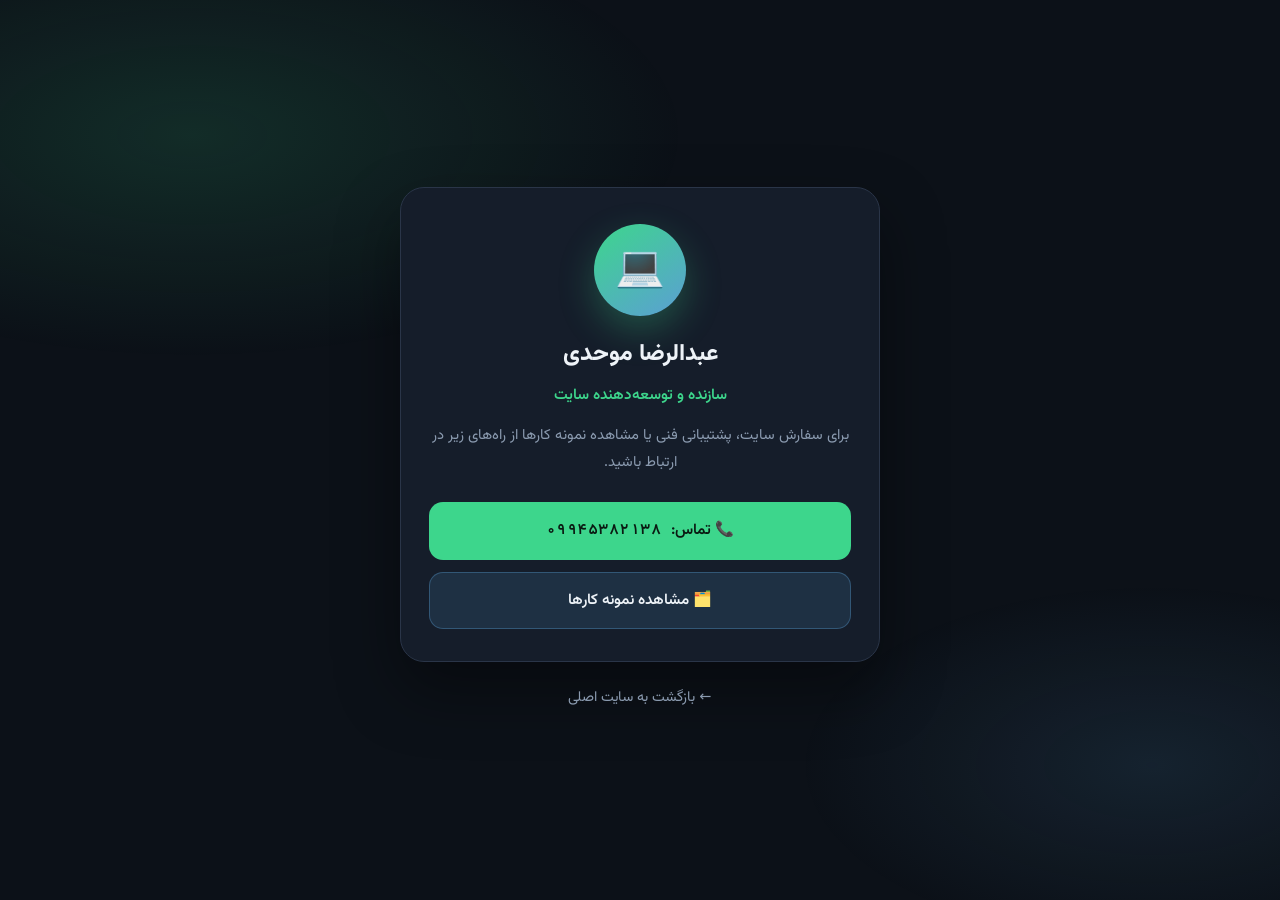
<file: z.html>
<!doctype html>
<html lang="fa" dir="rtl">
<head>
  <meta charset="UTF-8" />
  <meta name="viewport" content="width=device-width, initial-scale=1.0" />
  <meta name="description" content="ارتباط با سازنده سایت — عبدالرضا موحدی" />
  <title>ارتباط با سازنده سایت</title>
  <link rel="preconnect" href="https://fonts.googleapis.com" />
  <link rel="preconnect" href="https://fonts.gstatic.com" crossorigin />
  <link href="https://fonts.googleapis.com/css2?family=Vazirmatn:wght@400;500;600;700;800&display=swap" rel="stylesheet" />
  <style>
    :root {
      --bg: #0c1118;
      --card: #151d2a;
      --primary: #3dd68c;
      --primary-dark: #2a9d66;
      --blue: #5b9fd4;
      --text: #eef3f8;
      --muted: #8b9bb0;
      --border: #2a3548;
    }
    * { box-sizing: border-box; margin: 0; padding: 0; }
    body {
      font-family: "Vazirmatn", system-ui, sans-serif;
      background: var(--bg);
      color: var(--text);
      min-height: 100vh;
      display: flex;
      flex-direction: column;
      align-items: center;
      justify-content: center;
      padding: 28px 18px;
      line-height: 1.8;
      overflow-x: hidden;
    }
    body::before {
      content: "";
      position: fixed;
      inset: 0;
      background:
        radial-gradient(ellipse 70% 45% at 15% 15%, rgba(61, 214, 140, 0.14), transparent 55%),
        radial-gradient(ellipse 55% 40% at 90% 85%, rgba(91, 159, 212, 0.12), transparent 50%);
      pointer-events: none;
      z-index: 0;
    }
    .wrap {
      position: relative;
      z-index: 1;
      max-width: 480px;
      width: 100%;
      animation: rise 0.75s cubic-bezier(0.22, 1, 0.36, 1) both;
    }
    @keyframes rise {
      from { opacity: 0; transform: translateY(24px) scale(0.97); }
      to { opacity: 1; transform: translateY(0) scale(1); }
    }
    .card {
      background: var(--card);
      border: 1px solid var(--border);
      border-radius: 24px;
      padding: 36px 28px 32px;
      box-shadow: 0 28px 64px rgba(0, 0, 0, 0.4);
      text-align: center;
    }
    .avatar {
      width: 92px;
      height: 92px;
      border-radius: 50%;
      background: linear-gradient(145deg, var(--primary), var(--blue));
      display: flex;
      align-items: center;
      justify-content: center;
      font-size: 2.5rem;
      margin: 0 auto 18px;
      animation: float 4.5s ease-in-out infinite;
      box-shadow: 0 14px 36px rgba(61, 214, 140, 0.28);
    }
    @keyframes float {
      0%, 100% { transform: translateY(0); }
      50% { transform: translateY(-9px); }
    }
    h1 {
      font-size: 1.45rem;
      font-weight: 800;
      margin-bottom: 6px;
    }
    .role {
      color: var(--primary);
      font-weight: 600;
      font-size: 0.95rem;
      margin-bottom: 14px;
    }
    .desc {
      color: var(--muted);
      font-size: 0.92rem;
      margin-bottom: 26px;
    }
    .links {
      display: flex;
      flex-direction: column;
      gap: 12px;
    }
    .links a {
      display: flex;
      align-items: center;
      justify-content: center;
      gap: 10px;
      padding: 14px 18px;
      border-radius: 14px;
      text-decoration: none;
      font-weight: 600;
      font-size: 0.95rem;
      transition: transform 0.25s, box-shadow 0.25s, background 0.25s, border-color 0.25s;
      border: 1px solid var(--border);
      color: var(--text);
      background: rgba(255, 255, 255, 0.03);
    }
    .links a:hover {
      transform: translateY(-3px);
      box-shadow: 0 12px 28px rgba(0, 0, 0, 0.28);
      border-color: var(--primary-dark);
      background: rgba(61, 214, 140, 0.1);
    }
    .links a.primary {
      background: var(--primary);
      color: #0a1a12;
      border-color: transparent;
    }
    .links a.primary:hover {
      background: var(--primary-dark);
      color: #fff;
    }
    .links a.portfolio {
      background: rgba(91, 159, 212, 0.15);
      border-color: rgba(91, 159, 212, 0.35);
    }
    .links a.portfolio:hover {
      background: rgba(91, 159, 212, 0.28);
      border-color: var(--blue);
    }
    .phone-num {
      letter-spacing: 0.5px;
      font-variant-numeric: tabular-nums;
    }
    .back {
      margin-top: 22px;
      text-align: center;
    }
    .back a {
      color: var(--muted);
      text-decoration: none;
      font-size: 0.9rem;
      transition: color 0.2s;
    }
    .back a:hover { color: var(--primary); }

    @media (prefers-reduced-motion: reduce) {
      .avatar, .wrap { animation: none; }
      .links a:hover { transform: none; }
    }
  </style>
</head>
<body>
  <div class="wrap">
    <div class="card">
      <div class="avatar">💻</div>
      <h1>عبدالرضا موحدی</h1>
      <div class="role">سازنده و توسعه‌دهنده سایت</div>
      <p class="desc">
        برای سفارش سایت، پشتیبانی فنی یا مشاهده نمونه کارها از راه‌های زیر در ارتباط باشید.
      </p>
      <div class="links">
        <a class="primary" href="tel:09945382138">
          📞 تماس: <span class="phone-num">۰۹۹۴۵۳۸۲۱۳۸</span>
        </a>
        <a class="portfolio" href="https://abdorrezamovahedi.github.io/nemone/" target="_blank" rel="noopener noreferrer">
          🗂️ مشاهده نمونه کارها
      </div>
    </div>
    <div class="back">
      <a href="index.html">← بازگشت به سایت اصلی</a>
    </div>
  </div>
</body>
</html>
</file>
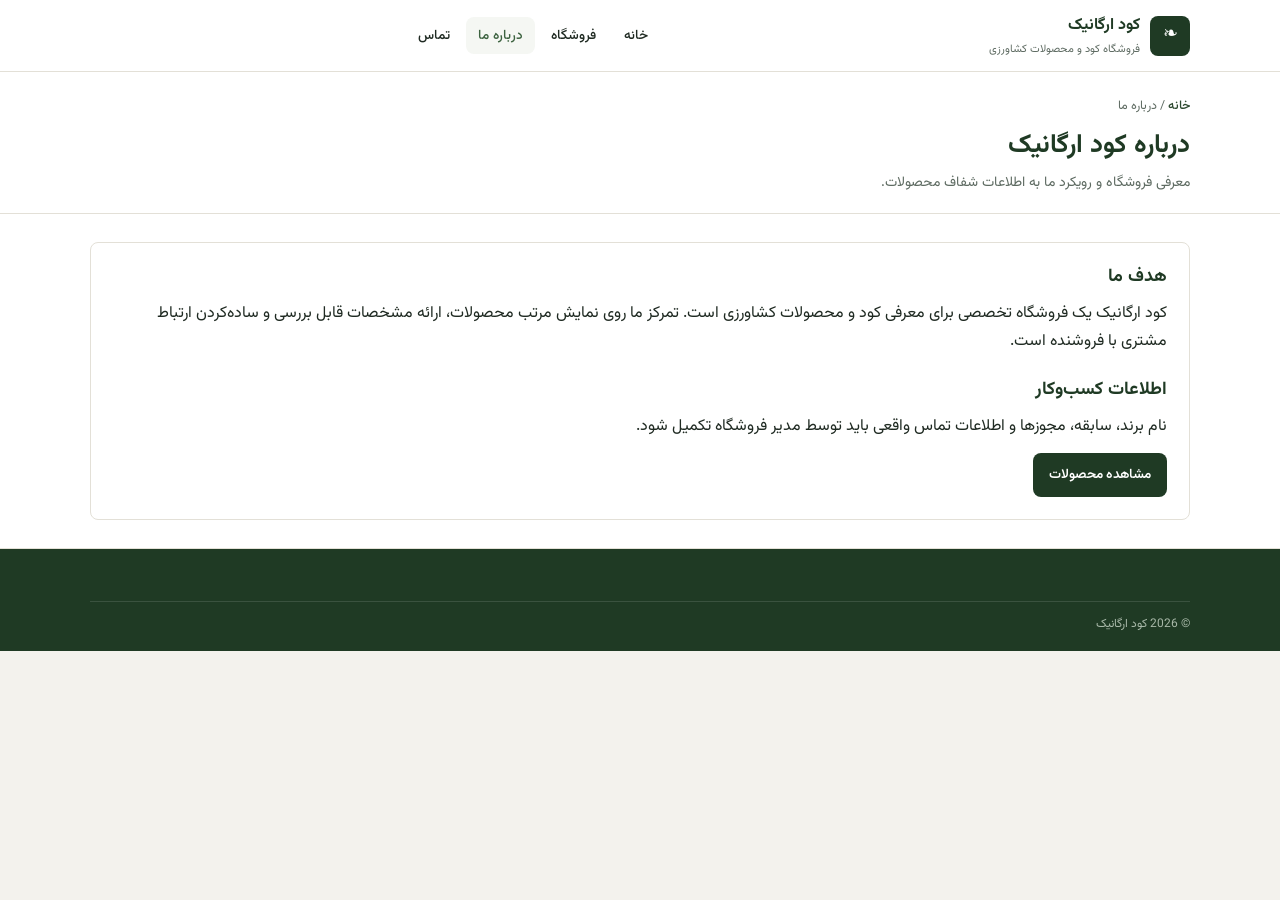
<file: pages/about.html>
<!DOCTYPE html>
<html lang="fa" dir="rtl">
<head>
<meta charset="UTF-8">
<meta name="viewport" content="width=device-width, initial-scale=1">
<title>درباره ما | کود ارگانیک</title>
<meta name="description" content="آشنایی با فروشگاه کود ارگانیک؛ تمرکز بر اطلاعات شفاف محصولات کشاورزی و انتخاب آگاهانه.">
<link rel="canonical" href="https://abdorrezamovahedi.github.io/kood/pages/about.html">
<link rel="stylesheet" href="../css/base.css">
<link rel="stylesheet" href="../css/layout.css">
<link rel="stylesheet" href="../css/components.css">
<link rel="stylesheet" href="../css/pages.css">
</head>
<body>
<header class="site-header"><div class="wrap headrow">
  <a class="brand" href="../index.html"><span class="logo">❧</span><span><strong>کود ارگانیک</strong><small>فروشگاه کود و محصولات کشاورزی</small></span></a>
  <nav class="site-nav" id="mainNav">
    <a href="../index.html">خانه</a><a href="products.html">فروشگاه</a><a href="about.html" class="active">درباره ما</a><a href="contact.html">تماس</a>
  </nav>
  <button class="iconbtn menu-toggle" id="menuToggle" aria-expanded="false"><span class="burger"><i></i><i></i><i></i></span></button>
</div></header>
<main>
  <section class="page-hero"><div class="wrap">
    <nav class="breadcrumb"><a href="../index.html">خانه</a> / درباره ما</nav>
    <h1>درباره کود ارگانیک</h1>
    <p>معرفی فروشگاه و رویکرد ما به اطلاعات شفاف محصولات.</p>
  </div></section>
  <section class="section"><div class="wrap content-panel">
    <h2>هدف ما</h2>
    <p>کود ارگانیک یک فروشگاه تخصصی برای معرفی کود و محصولات کشاورزی است. تمرکز ما روی نمایش مرتب محصولات، ارائه مشخصات قابل بررسی و ساده‌کردن ارتباط مشتری با فروشنده است.</p>
    <h2>اطلاعات کسب‌وکار</h2>
    <p>نام برند، سابقه، مجوزها و اطلاعات تماس واقعی باید توسط مدیر فروشگاه تکمیل شود.</p>
    <a class="btn" href="products.html">مشاهده محصولات</a>
  </div></section>
</main>
<footer class="site-footer"><div class="wrap foot-bottom"><span>© <span id="year"></span> کود ارگانیک</span></div></footer>
<script src="../js/main.js"></script>
</body>
</html>
</file>
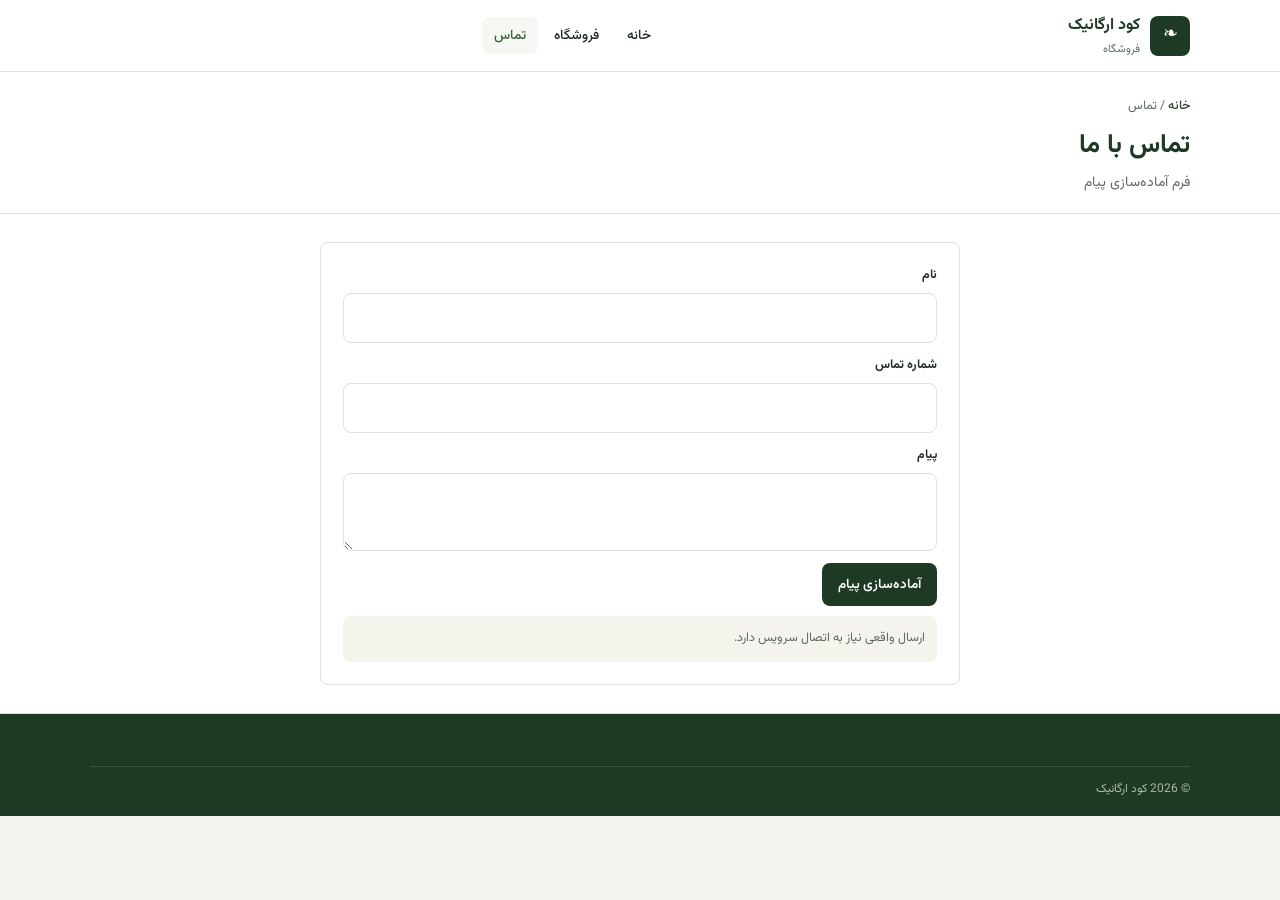
<file: pages/contact.html>
<!DOCTYPE html>
<html lang="fa" dir="rtl">
<head>
<meta charset="UTF-8">
<meta name="viewport" content="width=device-width, initial-scale=1">
<title>تماس با ما | کود ارگانیک</title>
<meta name="description" content="ارتباط با فروشگاه کود ارگانیک">
<link rel="canonical" href="https://abdorrezamovahedi.github.io/kood/pages/contact.html">
<link rel="stylesheet" href="../css/base.css">
<link rel="stylesheet" href="../css/layout.css">
<link rel="stylesheet" href="../css/components.css">
<link rel="stylesheet" href="../css/pages.css">
</head>
<body>
<header class="site-header"><div class="wrap headrow">
<a class="brand" href="../index.html"><span class="logo">❧</span><span><strong>کود ارگانیک</strong><small>فروشگاه</small></span></a>
<nav class="site-nav" id="mainNav"><a href="../index.html">خانه</a><a href="products.html">فروشگاه</a><a href="contact.html" class="active">تماس</a></nav>
<button class="iconbtn menu-toggle" id="menuToggle" aria-expanded="false"><span class="burger"><i></i><i></i><i></i></span></button>
</div></header>
<main>
<section class="page-hero"><div class="wrap"><nav class="breadcrumb"><a href="../index.html">خانه</a> / تماس</nav><h1>تماس با ما</h1><p>فرم آماده‌سازی پیام</p></div></section>
<section class="section"><div class="wrap" style="max-width:640px">
<form class="content-panel" id="contactForm">
<div class="field"><label for="name">نام</label><input id="name" required></div>
<div class="field"><label for="phone">شماره تماس</label><input id="phone" required inputmode="tel"></div>
<div class="field"><label for="message">پیام</label><textarea id="message" required></textarea></div>
<button class="btn" type="submit">آماده‌سازی پیام</button>
<div class="notice">ارسال واقعی نیاز به اتصال سرویس دارد.</div>
</form></div></section>
</main>
<footer class="site-footer"><div class="wrap foot-bottom"><span>© <span id="year"></span> کود ارگانیک</span></div></footer>
<div class="toast" id="toast"></div>
<script src="../js/main.js"></script>
<script>
$('#contactForm').addEventListener('submit', (e) => {
 e.preventDefault();
 const text = `پیام تماس\nنام: ${$('#name').value}\nتلفن: ${$('#phone').value}\nپیام: ${$('#message').value}`;
 if (navigator.clipboard?.writeText) navigator.clipboard.writeText(text).then(() => toast('متن پیام کپی شد.'));
 else prompt('متن را کپی کنید:', text);
});
</script>
</body></html>
</file>
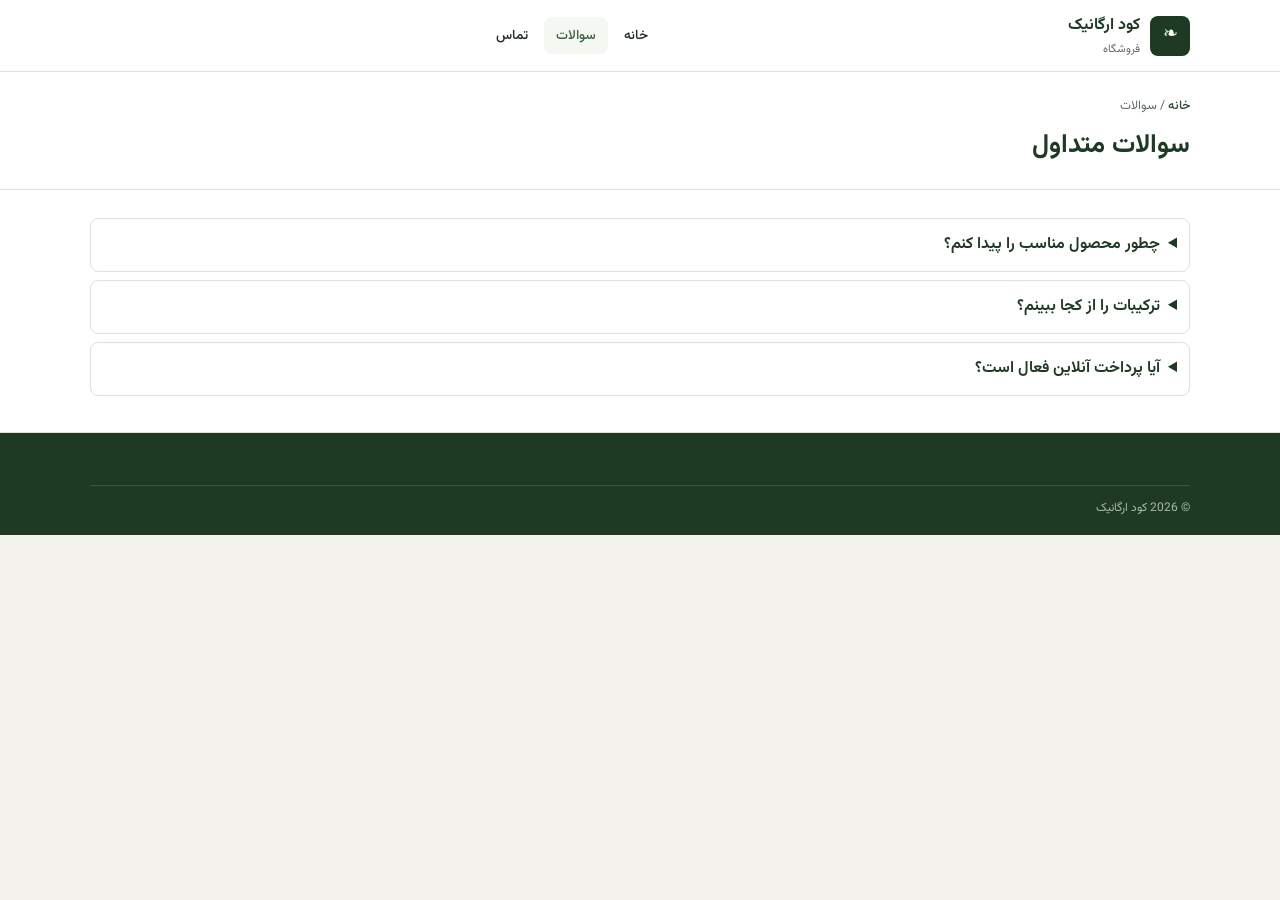
<file: pages/faq.html>
<!DOCTYPE html>
<html lang="fa" dir="rtl">
<head>
<meta charset="UTF-8">
<meta name="viewport" content="width=device-width, initial-scale=1">
<title>سوالات متداول | کود ارگانیک</title>
<meta name="description" content="پاسخ سوالات پرتکرار فروشگاه کود ارگانیک">
<link rel="canonical" href="https://abdorrezamovahedi.github.io/kood/pages/faq.html">
<link rel="stylesheet" href="../css/base.css">
<link rel="stylesheet" href="../css/layout.css">
<link rel="stylesheet" href="../css/components.css">
<script type="application/ld+json">{"@context":"https://schema.org","@type":"FAQPage","mainEntity":[{"@type":"Question","name":"چطور محصول مناسب را پیدا کنم؟","acceptedAnswer":{"@type":"Answer","text":"از دسته‌بندی یا جست‌وجو استفاده کنید و مشخصات را با نیاز کشت مقایسه کنید."}}]}</script>
</head>
<body>
<header class="site-header"><div class="wrap headrow">
<a class="brand" href="../index.html"><span class="logo">❧</span><span><strong>کود ارگانیک</strong><small>فروشگاه</small></span></a>
<nav class="site-nav" id="mainNav"><a href="../index.html">خانه</a><a href="faq.html" class="active">سوالات</a><a href="contact.html">تماس</a></nav>
<button class="iconbtn menu-toggle" id="menuToggle" aria-expanded="false"><span class="burger"><i></i><i></i><i></i></span></button>
</div></header>
<main>
<section class="page-hero"><div class="wrap"><nav class="breadcrumb"><a href="../index.html">خانه</a> / سوالات</nav><h1>سوالات متداول</h1></div></section>
<section class="section"><div class="wrap content-panel">
<details class="panel" style="padding:12px;margin-bottom:8px"><summary style="cursor:pointer;font-weight:650;color:var(--green)">چطور محصول مناسب را پیدا کنم؟</summary><p style="color:var(--muted)">از دسته‌بندی یا جست‌وجو استفاده کنید.</p></details>
<details class="panel" style="padding:12px;margin-bottom:8px"><summary style="cursor:pointer;font-weight:650;color:var(--green)">ترکیبات را از کجا ببینم؟</summary><p style="color:var(--muted)">در صفحه جزئیات محصول جدول مشخصات آمده است.</p></details>
<details class="panel" style="padding:12px;margin-bottom:8px"><summary style="cursor:pointer;font-weight:650;color:var(--green)">آیا پرداخت آنلاین فعال است؟</summary><p style="color:var(--muted)">در نسخه فعلی خیر.</p></details>
</div></section>
</main>
<footer class="site-footer"><div class="wrap foot-bottom"><span>© <span id="year"></span> کود ارگانیک</span></div></footer>
<script src="../js/main.js"></script>
</body></html>
</file>
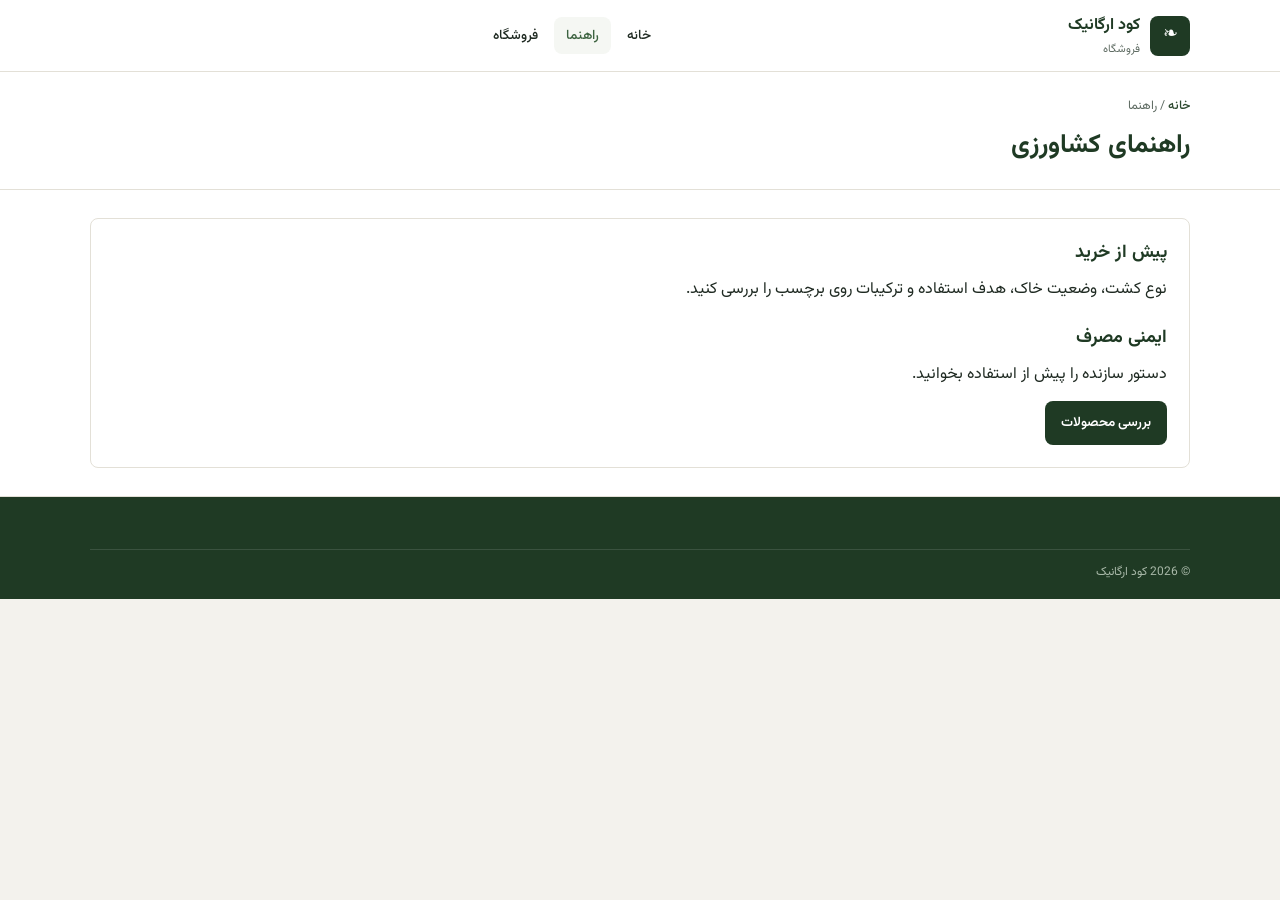
<file: pages/guide.html>
<!DOCTYPE html>
<html lang="fa" dir="rtl">
<head>
<meta charset="UTF-8">
<meta name="viewport" content="width=device-width, initial-scale=1">
<title>راهنمای کشاورزی | کود ارگانیک</title>
<meta name="description" content="راهنمای انتخاب کود و محصولات کشاورزی">
<link rel="canonical" href="https://abdorrezamovahedi.github.io/kood/pages/guide.html">
<link rel="stylesheet" href="../css/base.css">
<link rel="stylesheet" href="../css/layout.css">
<link rel="stylesheet" href="../css/components.css">
<link rel="stylesheet" href="../css/pages.css">
</head>
<body>
<header class="site-header"><div class="wrap headrow">
<a class="brand" href="../index.html"><span class="logo">❧</span><span><strong>کود ارگانیک</strong><small>فروشگاه</small></span></a>
<nav class="site-nav" id="mainNav"><a href="../index.html">خانه</a><a href="guide.html" class="active">راهنما</a><a href="products.html">فروشگاه</a></nav>
<button class="iconbtn menu-toggle" id="menuToggle" aria-expanded="false"><span class="burger"><i></i><i></i><i></i></span></button>
</div></header>
<main>
<section class="page-hero"><div class="wrap"><nav class="breadcrumb"><a href="../index.html">خانه</a> / راهنما</nav><h1>راهنمای کشاورزی</h1></div></section>
<section class="section"><div class="wrap content-panel">
<h2>پیش از خرید</h2>
<p>نوع کشت، وضعیت خاک، هدف استفاده و ترکیبات روی برچسب را بررسی کنید.</p>
<h2>ایمنی مصرف</h2>
<p>دستور سازنده را پیش از استفاده بخوانید.</p>
<a class="btn" href="products.html">بررسی محصولات</a>
</div></section>
</main>
<footer class="site-footer"><div class="wrap foot-bottom"><span>© <span id="year"></span> کود ارگانیک</span></div></footer>
<script src="../js/main.js"></script>
</body></html>
</file>
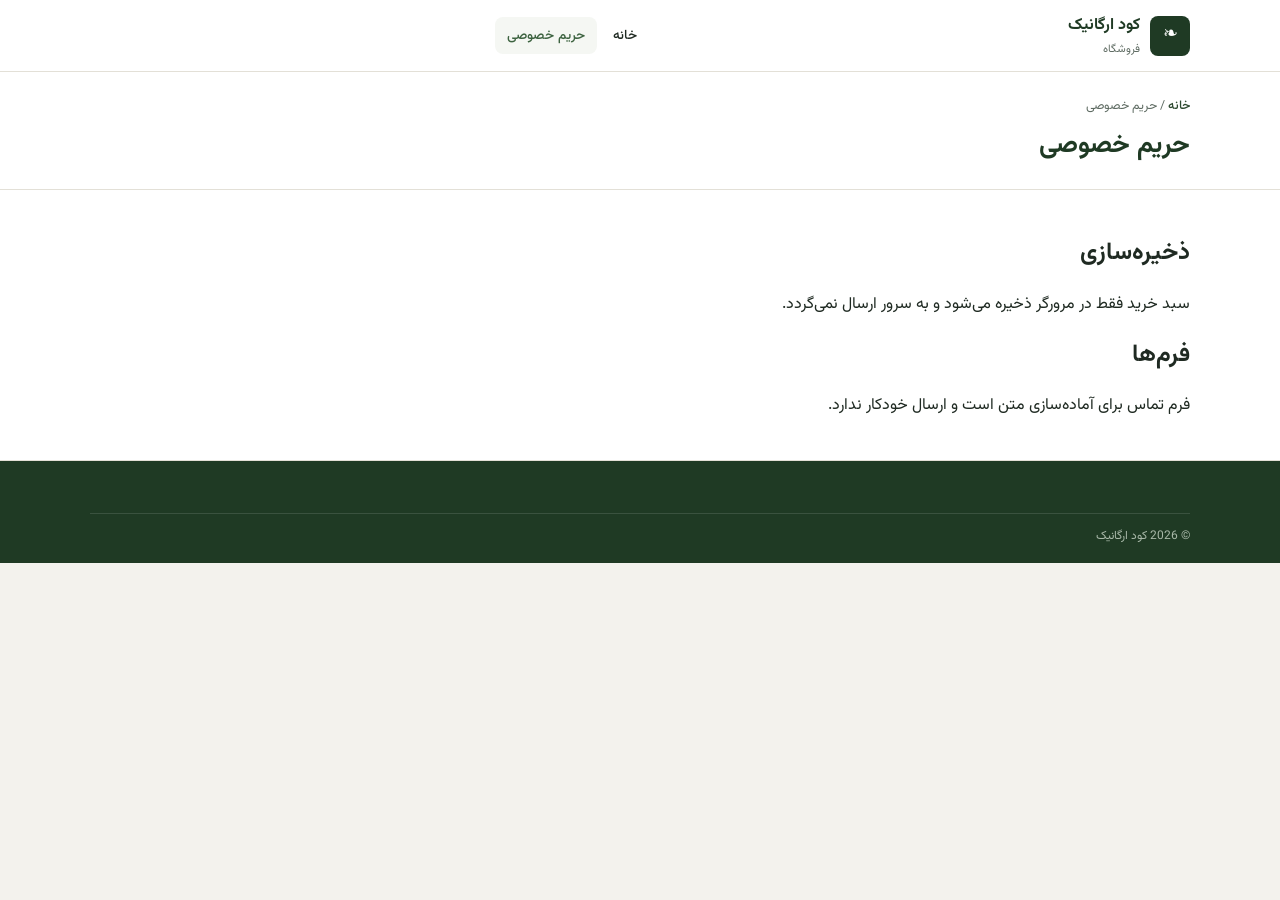
<file: pages/privacy.html>
<!DOCTYPE html>
<html lang="fa" dir="rtl">
<head>
<meta charset="UTF-8">
<meta name="viewport" content="width=device-width, initial-scale=1">
<title>حریم خصوصی | کود ارگانیک</title>
<meta name="description" content="حریم خصوصی فروشگاه کود ارگانیک">
<link rel="canonical" href="https://abdorrezamovahedi.github.io/kood/pages/privacy.html">
<link rel="stylesheet" href="../css/base.css">
<link rel="stylesheet" href="../css/layout.css">
<link rel="stylesheet" href="../css/components.css">
</head>
<body>
<header class="site-header"><div class="wrap headrow">
<a class="brand" href="../index.html"><span class="logo">❧</span><span><strong>کود ارگانیک</strong><small>فروشگاه</small></span></a>
<nav class="site-nav" id="mainNav"><a href="../index.html">خانه</a><a href="privacy.html" class="active">حریم خصوصی</a></nav>
<button class="iconbtn menu-toggle" id="menuToggle" aria-expanded="false"><span class="burger"><i></i><i></i><i></i></span></button>
</div></header>
<main>
<section class="page-hero"><div class="wrap"><nav class="breadcrumb"><a href="../index.html">خانه</a> / حریم خصوصی</nav><h1>حریم خصوصی</h1></div></section>
<section class="section"><div class="wrap content-panel">
<h2>ذخیره‌سازی</h2>
<p>سبد خرید فقط در مرورگر ذخیره می‌شود و به سرور ارسال نمی‌گردد.</p>
<h2>فرم‌ها</h2>
<p>فرم تماس برای آماده‌سازی متن است و ارسال خودکار ندارد.</p>
</div></section>
</main>
<footer class="site-footer"><div class="wrap foot-bottom"><span>© <span id="year"></span> کود ارگانیک</span></div></footer>
<script src="../js/main.js"></script>
</body></html>
</file>
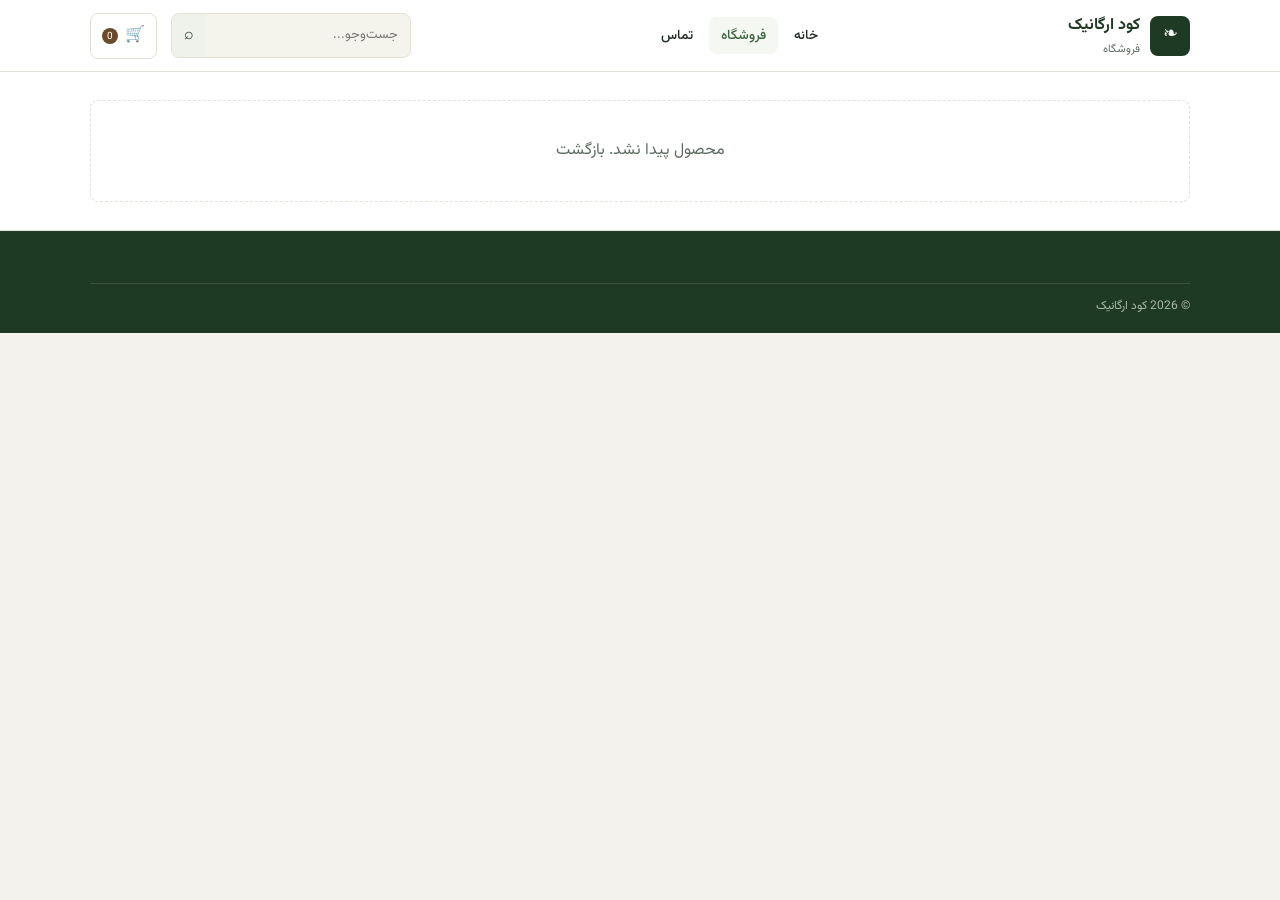
<file: pages/product.html>
<!DOCTYPE html>
<html lang="fa" dir="rtl">
<head>
<meta charset="UTF-8">
<meta name="viewport" content="width=device-width, initial-scale=1">
<title>جزئیات محصول | کود ارگانیک</title>
<meta name="description" content="مشخصات کامل محصول کشاورزی">
<link rel="stylesheet" href="../css/base.css">
<link rel="stylesheet" href="../css/layout.css">
<link rel="stylesheet" href="../css/components.css">
<link rel="stylesheet" href="../css/pages.css">
</head>
<body>
<header class="site-header"><div class="wrap headrow">
<button class="iconbtn menu-toggle" id="menuToggle" aria-expanded="false"><span class="burger"><i></i><i></i><i></i></span></button>
<a class="brand" href="../index.html"><span class="logo">❧</span><span><strong>کود ارگانیک</strong><small>فروشگاه</small></span></a>
<nav class="site-nav" id="mainNav"><a href="../index.html">خانه</a><a href="products.html" class="active">فروشگاه</a><a href="contact.html">تماس</a></nav>
<div class="search-wrap"><form class="search" id="headerSearch"><input id="searchInput" placeholder="جست‌وجو..." autocomplete="off"><button type="submit">⌕</button></form><div class="search-suggest" id="searchSuggest" hidden></div></div>
<div class="head-actions"><button class="iconbtn" id="cartOpen">🛒 <span class="count" id="cartCount">0</span></button></div>
</div></header>
<main><section class="section"><div class="wrap" id="detailRoot"><div class="empty">در حال بارگذاری...</div></div></section></main>
<footer class="site-footer"><div class="wrap foot-bottom"><span>© <span id="year"></span> کود ارگانیک</span></div></footer>
<div class="overlay" id="cartOverlay"><div class="drawer"><div class="drawer-head"><h2 style="margin:0;color:var(--green)">سبد</h2><button class="close" id="cartClose">بستن</button></div><div id="cartItems"></div><div id="cartSummary"></div></div></div>
<div class="toast" id="toast"></div>
<script src="../js/main.js"></script><script src="../js/products.js"></script><script src="../js/cart.js"></script><script src="../js/search.js"></script>
<script>
(async function(){
 const [products, categories] = await Promise.all([loadJSON(dataPath('products.json')), loadJSON(dataPath('categories.json'))]);
 const id = Number(new URLSearchParams(location.search).get('id'));
 const p = products.find(x => x.id === id);
 const root = $('#detailRoot');
 if(!p){ root.innerHTML = '<div class="empty">محصول پیدا نشد. <a href="products.html">بازگشت</a></div>'; return; }
 document.title = p.name + ' | کود ارگانیک';
 const rows = [['دسته‌بندی', catName(categories, p.cat)],['وزن', p.weight],['ترکیبات', p.composition||'—'],['مناسب برای', p.suitable||'—'],['نحوه مصرف', p.usage||'—']].map(([k,v])=>`<div class="spec-row"><span>${escapeHTML(k)}</span><strong>${escapeHTML(v)}</strong></div>`).join('');
 root.innerHTML = `<nav class="breadcrumb"><a href="../index.html">خانه</a> / <a href="products.html">فروشگاه</a> / ${escapeHTML(p.name)}</nav>
 <div class="detail-layout"><div class="detail-image"><div style="font-size:64px">${p.emoji||'🌱'}</div></div>
 <div class="detail-copy"><span class="eyebrow">${escapeHTML(catName(categories, p.cat))}</span><h1>${escapeHTML(p.name)}</h1><p>${escapeHTML(p.desc)}</p>
 <div class="price">${money(p.price)} <small>قیمت اعلامی</small></div><div class="spec-table">${rows}</div>
 <div class="notice">${escapeHTML(p.notes||'')}</div>
 <div style="display:flex;gap:8px;flex-wrap:wrap;margin-top:14px"><button class="btn" data-add="${p.id}">افزودن به سبد</button><a class="btn outline" href="contact.html">سوال</a><a class="btn soft" href="products.html">بازگشت</a></div></div></div>`;
 bindCartUI(products); renderCart(products); initSearch(products, categories);
})();
</script>
</body></html>
</file>
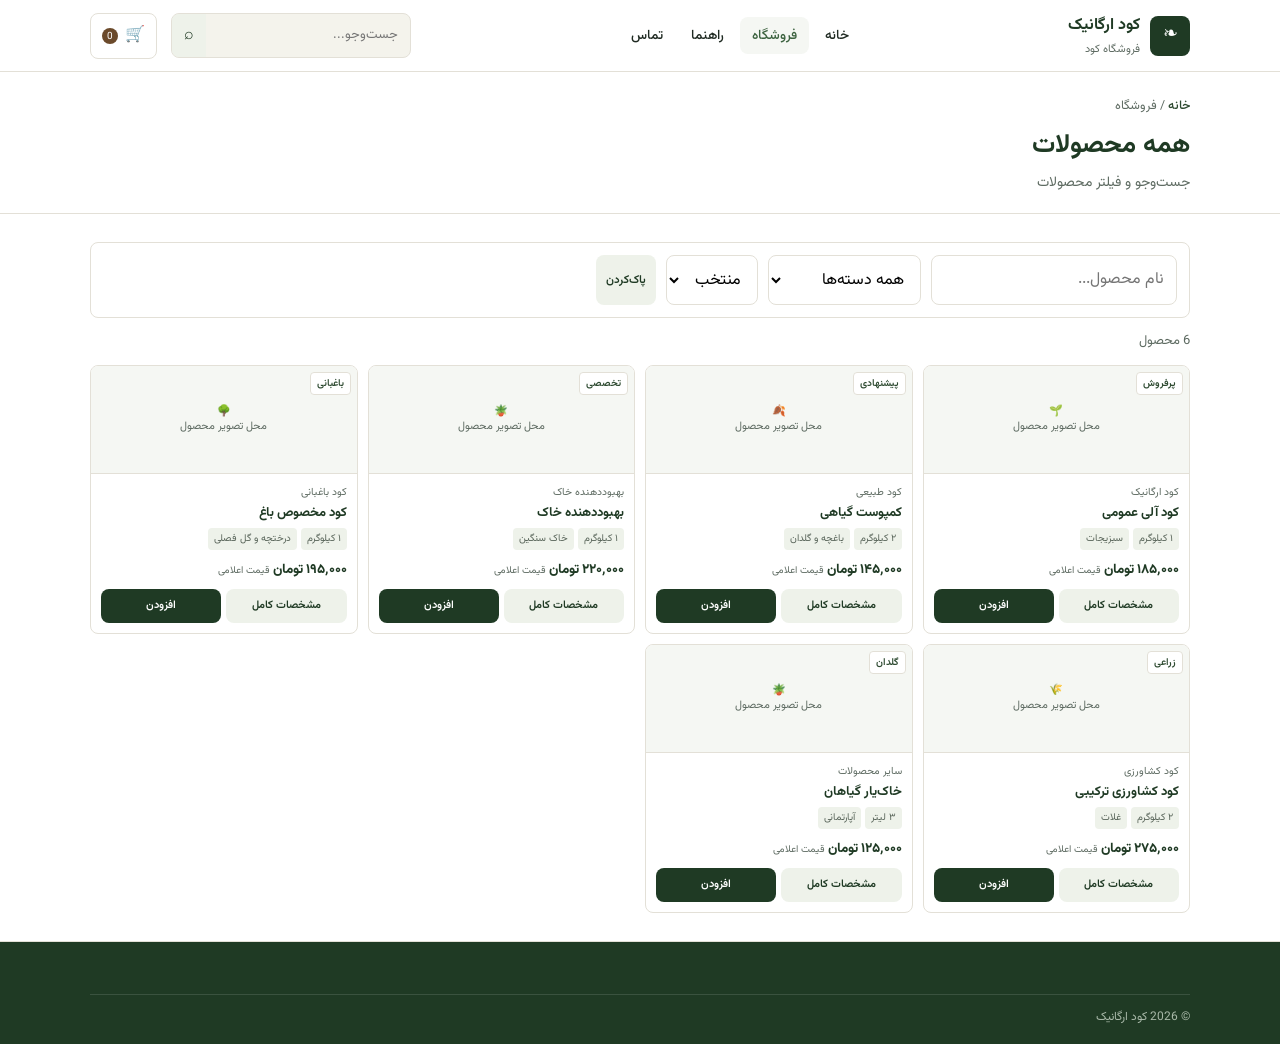
<file: pages/products.html>
<!DOCTYPE html>
<html lang="fa" dir="rtl">
<head>
<meta charset="UTF-8">
<meta name="viewport" content="width=device-width, initial-scale=1">
<title>همه محصولات | فروشگاه کود ارگانیک</title>
<meta name="description" content="فهرست محصولات کود با جست‌وجو، فیلتر و مشخصات کامل.">
<link rel="canonical" href="https://abdorrezamovahedi.github.io/kood/pages/products.html">
<link rel="stylesheet" href="../css/base.css">
<link rel="stylesheet" href="../css/layout.css">
<link rel="stylesheet" href="../css/components.css">
<link rel="stylesheet" href="../css/pages.css">
</head>
<body>
<header class="site-header"><div class="wrap headrow">
<button class="iconbtn menu-toggle" id="menuToggle" aria-expanded="false"><span class="burger"><i></i><i></i><i></i></span></button>
<a class="brand" href="../index.html"><span class="logo">❧</span><span><strong>کود ارگانیک</strong><small>فروشگاه کود</small></span></a>
<nav class="site-nav" id="mainNav"><a href="../index.html">خانه</a><a href="products.html" class="active">فروشگاه</a><a href="guide.html">راهنما</a><a href="contact.html">تماس</a></nav>
<div class="search-wrap"><form class="search" id="headerSearch"><input id="searchInput" placeholder="جست‌وجو..." autocomplete="off"><button type="submit">⌕</button></form><div class="search-suggest" id="searchSuggest" hidden></div></div>
<div class="head-actions"><button class="iconbtn" id="cartOpen">🛒 <span class="count" id="cartCount">0</span></button></div>
</div></header>
<main>
<section class="page-hero"><div class="wrap"><nav class="breadcrumb"><a href="../index.html">خانه</a> / فروشگاه</nav><h1>همه محصولات</h1><p>جست‌وجو و فیلتر محصولات</p></div></section>
<section class="section"><div class="wrap">
<div class="catalog-tools">
<input id="catalogSearch" placeholder="نام محصول...">
<select id="categoryFilter"></select>
<select id="sortFilter"><option value="featured">منتخب</option><option value="name">نام</option><option value="low">ارزان‌تر</option><option value="high">گران‌تر</option></select>
<button class="btn soft small" id="clearFilters">پاک‌کردن</button>
</div>
<p id="resultCount" style="font-size:13px;color:var(--muted)"></p>
<div class="grid-4" id="catalogProducts"></div>
</div></section>
</main>
<footer class="site-footer"><div class="wrap foot-bottom"><span>© <span id="year"></span> کود ارگانیک</span></div></footer>
<div class="overlay" id="cartOverlay"><div class="drawer"><div class="drawer-head"><h2 style="margin:0;color:var(--green)">سبد</h2><button class="close" id="cartClose">بستن</button></div><div id="cartItems"></div><div id="cartSummary"></div></div></div>
<div class="toast" id="toast"></div>
<script src="../js/main.js"></script><script src="../js/products.js"></script><script src="../js/cart.js"></script><script src="../js/search.js"></script>
<script>
(async function(){
 const [products, categories] = await Promise.all([loadJSON(dataPath('products.json')), loadJSON(dataPath('categories.json'))]);
 const params = new URLSearchParams(location.search);
 $('#categoryFilter').innerHTML = '<option value="">همه دسته‌ها</option>' + categories.map(c=>`<option value="${c.id}">${c.name}</option>`).join('');
 if(params.get('cat')) $('#categoryFilter').value = params.get('cat');
 if(params.get('q')) { $('#catalogSearch').value = params.get('q'); $('#searchInput').value = params.get('q'); }
 function paint(){
  let list = filterProducts(products, categories, $('#catalogSearch').value, $('#categoryFilter').value);
  const sort = $('#sortFilter').value;
  if(sort==='name') list.sort((a,b)=>a.name.localeCompare(b.name,'fa'));
  if(sort==='low') list.sort((a,b)=>a.price-b.price);
  if(sort==='high') list.sort((a,b)=>b.price-a.price);
  const q = $('#catalogSearch').value.trim();
  $('#resultCount').textContent = q ? `${list.length} نتیجه برای «${q}»` : `${list.length} محصول`;
  renderProductGrid(list, categories, $('#catalogProducts'), '../');
 }
 $('#catalogSearch').addEventListener('input', paint);
 $('#categoryFilter').addEventListener('change', paint);
 $('#sortFilter').addEventListener('change', paint);
 $('#clearFilters').addEventListener('click', ()=>{ $('#catalogSearch').value=''; $('#categoryFilter').value=''; $('#sortFilter').value='featured'; paint(); });
 paint(); bindCartUI(products); renderCart(products); initSearch(products, categories);
})();
</script>
</body></html>
</file>
<file: css/base.css>
@import url('https://fonts.googleapis.com/css2?family=Vazirmatn:wght@300;400;500;600;700;800&display=swap');

:root{
  --green:#1f3a24;
  --forest:#2d4a30;
  --mid:#3d6340;
  --soft:#5a7a55;
  --pale:#eef2ea;
  --pale2:#f5f7f3;
  --brown:#6b4a2b;
  --ink:#1f2a22;
  --muted:#5e6b62;
  --line:#e3e0d7;
  --bg:#f3f2ed;
  --white:#fff;
  --danger:#b33a2b;
  --radius:8px;
  --shadow:0 1px 4px rgba(31,58,36,.06);
  --shadow-md:0 4px 14px rgba(31,58,36,.08);
  --shadow-lg:0 8px 24px rgba(31,58,36,.1);
  --ease:cubic-bezier(.22,1,.36,1);
}

*{box-sizing:border-box}
html{scroll-behavior:smooth}
body{
  margin:0;
  background:var(--bg);
  color:var(--ink);
  font-family:'Vazirmatn',Tahoma,Arial,sans-serif;
  line-height:1.75;
  font-weight:400;
  -webkit-font-smoothing:antialiased;
}
img{max-width:100%;display:block}
a{color:inherit;text-decoration:none}
button,input,select,textarea{font:inherit}
button{cursor:pointer;border:0;background:none}
.wrap{width:min(1100px,calc(100% - 32px));margin:auto}

.skip-link{
  position:absolute;right:-999px;top:0;z-index:100;
  background:#fff;color:var(--green);padding:8px 12px;border-radius:8px;
}
.skip-link:focus{right:8px;top:8px}

h1,h2,h3{line-height:1.4}
p{margin:0 0 12px}

@media (prefers-reduced-motion:reduce){
  *,*::before,*::after{
    animation-duration:.01ms!important;
    transition-duration:.01ms!important;
    scroll-behavior:auto!important;
  }
}
</file>
<file: css/layout.css>
.site-header{background:#fff;border-bottom:1px solid var(--line);position:sticky;top:0;z-index:30}
.headrow{display:flex;align-items:center;gap:14px;padding:12px 0}
.brand{display:flex;align-items:center;gap:10px;min-width:max-content}
.brand .logo{width:40px;height:40px;border-radius:8px;background:var(--green);color:#fff;display:grid;place-items:center;font-size:18px}
.brand strong{display:block;font-size:16px;color:var(--green)}
.brand small{display:block;font-size:11px;color:var(--muted)}
.site-nav{display:flex;gap:4px;margin-inline:auto;flex-wrap:wrap}
.site-nav a{padding:7px 12px;border-radius:8px;font-size:13.5px;font-weight:500}
.site-nav a:hover,.site-nav a.active{background:var(--pale2);color:var(--mid)}
.head-actions{display:flex;gap:8px;align-items:center}
.iconbtn{border:1px solid var(--line);background:#fff;border-radius:8px;padding:8px 11px;color:var(--green);position:relative}
.iconbtn .count{background:var(--brown);color:#fff;border-radius:50%;font-size:10px;min-width:16px;height:16px;display:inline-grid;place-items:center;margin-right:3px}
.menu-toggle{display:none}
.burger{width:20px;height:14px;display:flex;flex-direction:column;justify-content:space-between}
.burger i{display:block;height:2px;background:var(--green);border-radius:2px;transition:transform .3s,opacity .2s}
.menu-toggle[aria-expanded="true"] .burger i:nth-child(1){transform:translateY(6px) rotate(45deg)}
.menu-toggle[aria-expanded="true"] .burger i:nth-child(2){opacity:0}
.menu-toggle[aria-expanded="true"] .burger i:nth-child(3){transform:translateY(-6px) rotate(-45deg)}
.search-wrap{position:relative;max-width:240px;flex:1;min-width:140px}
.search{display:flex;background:#f4f3ec;border:1px solid var(--line);border-radius:8px;overflow:hidden}
.search input{width:100%;border:0;outline:0;background:transparent;padding:10px 12px;font-size:13px}
.search button{padding:0 12px;color:var(--green);background:var(--pale)}
.search-suggest{position:absolute;top:calc(100% + 6px);right:0;left:0;background:#fff;border:1px solid var(--line);border-radius:8px;box-shadow:var(--shadow-lg);z-index:40;overflow:hidden}
.search-suggest[hidden]{display:none}
.suggest-item{display:grid;grid-template-columns:1fr auto;gap:8px;padding:10px 12px;border-bottom:1px solid var(--line)}
.suggest-item:hover{background:var(--pale2)}
.suggest-more,.suggest-empty{padding:12px;text-align:center;font-size:12.5px;color:var(--muted)}
.suggest-more{cursor:pointer;color:var(--green);font-weight:600;background:var(--pale2)}
.section{padding:28px 0;background:#fff;border-bottom:1px solid var(--line)}
.section.alt{background:#f7f6f2}
.section-head{display:flex;justify-content:space-between;gap:12px;align-items:flex-end;margin:0 0 16px;padding:0 0 12px;border-bottom:1px solid var(--line)}
.section-head h2{margin:0;font-size:20px;color:var(--green);font-weight:700}
.section-head p{margin:4px 0 0;font-size:12.5px;color:var(--muted)}
.textlink{color:var(--forest);font-size:13px;font-weight:600}
.site-footer{background:var(--green);color:#e8efe8;padding:32px 0 16px}
.foot-grid{display:grid;grid-template-columns:1.6fr 1fr 1fr 1fr;gap:22px}
.site-footer h3{margin:0 0 10px;font-size:14px;color:#fff}
.site-footer a,.site-footer p{display:block;margin:6px 0;font-size:13px;color:#c5d2c4}
.foot-bottom{border-top:1px solid rgba(255,255,255,.12);margin-top:20px;padding-top:12px;font-size:12px;color:#a8b8a8;display:flex;justify-content:space-between;gap:10px;flex-wrap:wrap}
.page-hero{background:#fff;border-bottom:1px solid var(--line);padding:24px 0 18px}
.page-hero h1{margin:0 0 6px;font-size:26px;color:var(--green)}
.page-hero p{margin:0;color:var(--muted);font-size:14px}
.breadcrumb{font-size:12.5px;color:var(--muted);margin-bottom:10px}
.breadcrumb a{color:var(--forest);font-weight:500}
@media(max-width:860px){
.menu-toggle{display:inline-flex;align-items:center;justify-content:center;width:40px;height:40px}
.site-nav{order:5;width:100%;flex-direction:column;max-height:0;opacity:0;overflow:hidden;pointer-events:none;transition:max-height .35s,opacity .25s}
.site-nav.open{max-height:320px;opacity:1;pointer-events:auto;margin-top:8px;border:1px solid var(--line);border-radius:8px}
.site-nav a{padding:12px 14px;border-top:1px solid var(--line)}
.search-wrap{order:6;max-width:none;flex-basis:100%}
.headrow{flex-wrap:wrap}
.brand{margin-left:auto}
.foot-grid{grid-template-columns:1fr 1fr}
}
</file>
<file: css/components.css>
.btn{display:inline-flex;align-items:center;justify-content:center;gap:6px;border:0;border-radius:8px;padding:10px 16px;background:var(--green);color:#fff;font-weight:600;font-size:13.5px}
.btn:hover{background:var(--forest)}
.btn.outline{background:transparent;color:var(--green);border:1px solid #b7c8b6}
.btn.soft{background:var(--pale);color:var(--green)}
.btn.small{font-size:11.5px;padding:6px 10px}
.grid-4{display:grid;grid-template-columns:repeat(4,minmax(0,1fr));gap:10px}
.grid-3{display:grid;grid-template-columns:repeat(3,minmax(0,1fr));gap:12px}
.feature,.product,.step,.panel{background:#fff;border:1px solid var(--line);border-radius:var(--radius)}
.feature{padding:14px;display:flex;gap:12px;align-items:center}
.feature .emoji{width:40px;height:40px;border-radius:8px;background:var(--pale);display:grid;place-items:center;font-size:18px}
.feature strong{display:block;font-size:13.5px}
.feature span{font-size:12px;color:var(--muted)}

/* Categories — small square tiles */
.cat-grid{
  display:grid;
  grid-template-columns:repeat(6,minmax(0,1fr));
  gap:10px;
}
.category{
  background:#fff;
  border:1px solid var(--line);
  border-radius:10px;
  overflow:hidden;
  display:flex;
  flex-direction:column;
  align-items:center;
  text-align:center;
  transition:border-color .2s,transform .2s,box-shadow .2s;
  aspect-ratio:1;
  min-height:0;
  justify-content:center;
  padding:10px 8px;
}
.category:hover{
  border-color:var(--soft);
  transform:translateY(-2px);
  box-shadow:var(--shadow);
}
.cat-art{
  width:48px;
  height:48px;
  border-radius:10px;
  background:var(--pale);
  display:grid;
  place-items:center;
  font-size:24px;
  margin:0 auto 8px;
  flex-shrink:0;
}
.cat-art img{width:100%;height:100%;object-fit:cover;border-radius:10px}
.cat-info{padding:0;width:100%}
.cat-info h3{
  margin:0;
  font-size:12.5px;
  color:var(--green);
  font-weight:700;
  line-height:1.35;
}
.cat-info p{display:none}

/* Product cards — compact */
.product{
  overflow:hidden;
  display:flex;
  flex-direction:column;
  transition:border-color .2s,transform .2s;
}
.product:hover{
  border-color:var(--soft);
  transform:translateY(-2px);
}
.product-image{
  height:108px;
  background:var(--pale2);
  border-bottom:1px solid var(--line);
  display:grid;
  place-items:center;
  position:relative;
}
.product-image img{width:100%;height:100%;object-fit:cover}
.product-image .ph{
  color:var(--muted);
  font-size:11px;
  text-align:center;
  padding:6px;
  line-height:1.4;
}
.pill{
  position:absolute;
  top:6px;
  right:6px;
  background:#fff;
  border:1px solid var(--line);
  border-radius:4px;
  padding:2px 6px;
  font-size:10px;
  font-weight:600;
  color:var(--forest);
}
.product-info{
  padding:10px;
  display:flex;
  flex-direction:column;
  flex:1;
  gap:2px;
}
.product-category{
  font-size:10.5px;
  color:var(--muted);
}
.product h3{
  margin:0;
  font-size:13px;
  color:var(--green);
  line-height:1.4;
  display:-webkit-box;
  -webkit-line-clamp:2;
  -webkit-box-orient:vertical;
  overflow:hidden;
}
.product-desc{
  display:none;
}
.specs{
  display:flex;
  flex-wrap:wrap;
  gap:4px;
  margin:4px 0 2px;
}
.specs span{
  font-size:10px;
  background:var(--pale);
  padding:2px 6px;
  border-radius:4px;
  color:#59655a;
}
.price{
  margin-top:auto;
  font-weight:750;
  color:var(--green);
  font-size:13.5px;
  padding-top:4px;
}
.price small{
  font-size:10px;
  font-weight:400;
  color:var(--muted);
}
.product-actions{
  display:grid;
  grid-template-columns:1fr 1fr;
  gap:5px;
  margin-top:6px;
}
.product-actions .btn{
  padding:7px 8px;
  font-size:11px;
}

.step{padding:16px}
.step b{width:30px;height:30px;display:grid;place-items:center;background:var(--pale);color:var(--green);border-radius:6px;font-weight:700}
.step h3{margin:10px 0 6px;font-size:14.5px}
.step p{margin:0;font-size:13px;color:var(--muted)}
.field{display:flex;flex-direction:column;gap:6px;margin-bottom:12px}
.field label{font-size:12.5px;font-weight:650}
.field input,.field textarea,.catalog-tools input,.catalog-tools select{border:1.5px solid var(--line);border-radius:8px;padding:10px 12px;outline:none;background:#fff}
.notice{font-size:12.5px;color:var(--muted);background:#f4f3ec;border-radius:8px;padding:12px;margin-top:10px}
.overlay,.modal{position:fixed;inset:0;background:rgba(10,30,22,.5);z-index:50;display:none}
.overlay.show,.modal.show{display:flex}
.drawer{background:#fff;width:min(400px,100%);height:100%;overflow:auto;padding:20px}
.drawer-head{display:flex;justify-content:space-between;align-items:center;margin-bottom:12px}
.close{background:var(--pale);color:var(--green);border-radius:6px;padding:6px 10px}
.toast{position:fixed;bottom:20px;right:20px;background:var(--green);color:#fff;padding:12px 16px;border-radius:8px;z-index:90;display:none}
.toast.show{display:block}
.assurance{display:grid;grid-template-columns:repeat(4,1fr);gap:12px}
.assurance-item{background:#fff;border:1px solid var(--line);border-radius:8px;padding:14px;text-align:center}
.assurance-item strong{display:block;font-size:13.5px;color:var(--green);margin:6px 0 4px}
.assurance-item span{font-size:12px;color:var(--muted)}
.spec-table{border:1px solid var(--line);border-radius:8px;overflow:hidden;margin:12px 0}
.spec-row{display:grid;grid-template-columns:140px 1fr;gap:10px;padding:10px 12px;border-bottom:1px solid var(--line);font-size:13px}
.spec-row:last-child{border-bottom:0}
.spec-row span{color:var(--muted)}
.catalog-tools{display:flex;flex-wrap:wrap;gap:10px;background:#fff;border:1px solid var(--line);border-radius:8px;padding:12px;margin-bottom:12px}
.empty{background:#fff;border:1px dashed var(--line);border-radius:8px;padding:36px 16px;text-align:center;color:var(--muted)}
@media(max-width:1000px){
  .grid-4{grid-template-columns:repeat(3,minmax(0,1fr))}
  .cat-grid{grid-template-columns:repeat(4,minmax(0,1fr))}
}
@media(max-width:760px){
  .grid-4,.grid-3{grid-template-columns:repeat(2,minmax(0,1fr));gap:8px}
  .cat-grid{grid-template-columns:repeat(3,minmax(0,1fr));gap:8px}
  .assurance{grid-template-columns:1fr 1fr}
  .product-image{height:96px}
  .product-info{padding:8px}
  .product-actions{grid-template-columns:1fr}
  .cat-art{width:40px;height:40px;font-size:20px}
  .cat-info h3{font-size:11.5px}
}
@media(max-width:420px){
  .grid-3,.assurance{grid-template-columns:1fr}
  .grid-4{grid-template-columns:repeat(2,minmax(0,1fr))}
  .cat-grid{grid-template-columns:repeat(3,minmax(0,1fr))}
}
</file>
<file: css/pages.css>
/* Home hero */
.hero{background:#fff;border-bottom:1px solid var(--line);padding:28px 0}
.hero-grid{display:grid;grid-template-columns:1.1fr .9fr;gap:28px;align-items:center}
.eyebrow{
  display:inline-flex;background:var(--pale);color:var(--forest);
  padding:5px 12px;border-radius:6px;font-size:12.5px;font-weight:600;
}
.hero h1{margin:12px 0;font-size:clamp(26px,3.5vw,36px);color:var(--green);font-weight:800}
.hero p{color:var(--muted);font-size:15px;max-width:480px}
.hero-actions{display:flex;flex-wrap:wrap;gap:10px;margin:18px 0 12px}
.trustline{display:flex;flex-wrap:wrap;gap:14px;font-size:12.5px;color:#566258}
.hero-art{
  min-height:280px;border-radius:10px;border:1px solid var(--line);
  background:linear-gradient(145deg,#e8e2d4,#c8b896 55%,#8a7a58);
  display:grid;place-items:center;position:relative;overflow:hidden;
}
.hero-art .plant{font-size:110px}
.hero-card{
  position:absolute;background:#fff;border:1px solid var(--line);border-radius:8px;padding:10px 12px;
  font-size:12.5px;color:var(--green);font-weight:600;
}
.hero-card.top{top:16px;left:16px}
.hero-card.bottom{bottom:16px;right:16px}

.detail-layout{display:grid;grid-template-columns:1fr 1fr;gap:24px;align-items:start}
.detail-image{
  background:var(--pale);border:1px solid var(--line);border-radius:10px;
  min-height:320px;display:grid;place-items:center;overflow:hidden;
}
.detail-image img{width:100%;height:100%;object-fit:cover}
.detail-copy h1{margin:8px 0 10px;font-size:26px;color:var(--green)}
.detail-copy .price{font-size:22px;margin:10px 0}

.content-panel{
  background:#fff;border:1px solid var(--line);border-radius:8px;padding:22px;
}
.content-panel h2{margin:22px 0 10px;font-size:18px;color:var(--green)}
.content-panel h2:first-child{margin-top:0}

@media(max-width:760px){
  .hero-grid,.detail-layout{grid-template-columns:1fr}
  .hero-art{min-height:220px}
}
</file>
